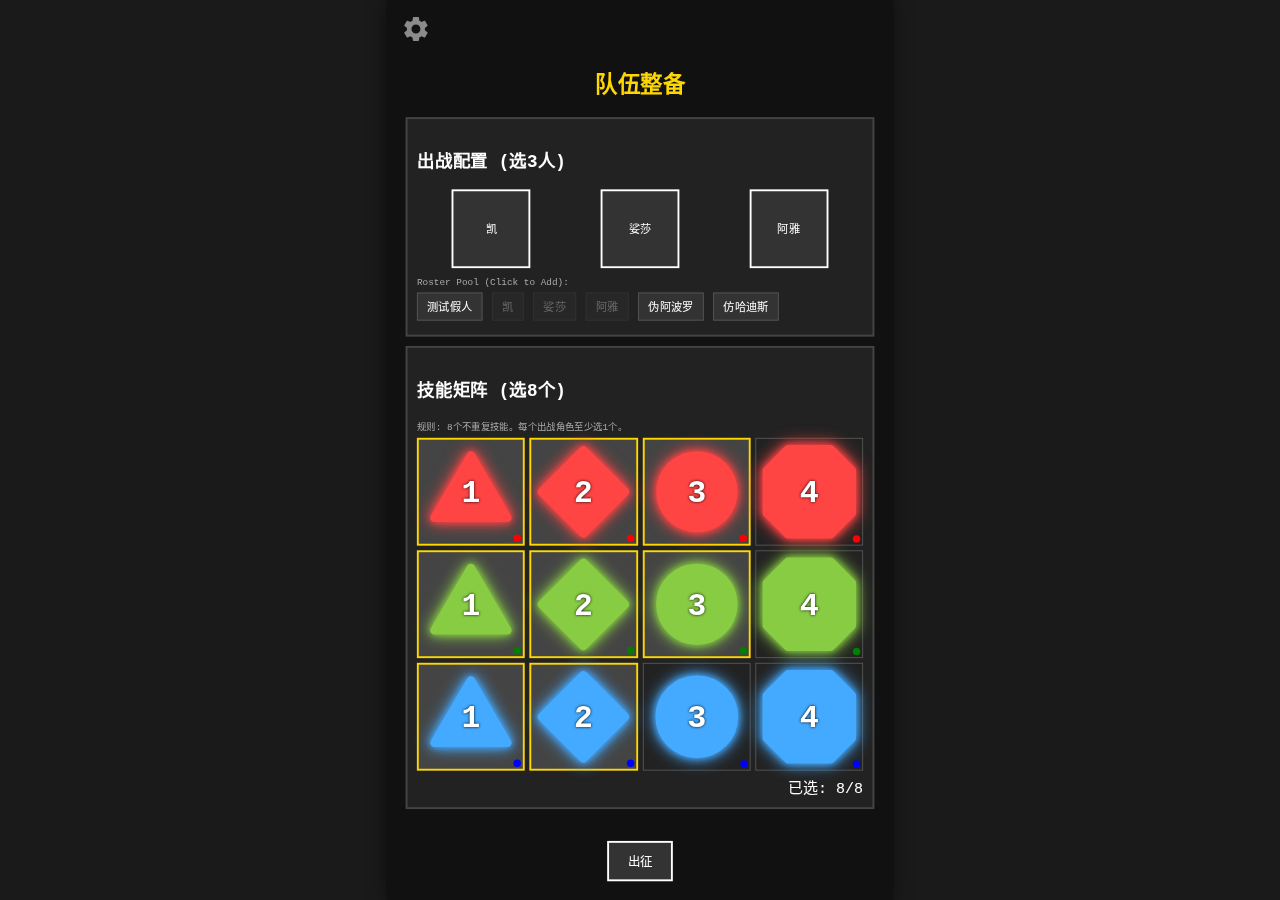
<file: index.html>
<!doctype html>
<html lang="zh-CN">
  <head>
    <meta charset="UTF-8" />
    <meta
      name="viewport"
      content="width=device-width, initial-scale=1.0, maximum-scale=1.0, user-scalable=no"
    />
    <title>Pixel Tactics Match-3</title>
    <style>
      /* --- CSS Reset & Layout --- */
      :root {
        --bg-color: #1a1a1a;
        --game-bg: #000000;
        --primary-text: #ffffff;
        --hp-green: #4ade80;
        --hp-red: #ef4444;
        --shield-blue: #60a5fa;
        --ui-border: #444;
      }

      body {
        margin: 0;
        padding: 0;
        width: 100vw;
        height: 100vh;
        background-color: var(--bg-color);
        display: flex;
        justify-content: center;
        align-items: center;
        overflow: hidden;
        font-family: "Courier New", Courier, monospace;
        user-select: none;
        -webkit-user-select: none;
      }

      #game-container {
        width: 540px;
        height: 960px;
        background-color: var(--game-bg);
        position: relative;
        box-shadow: 0 0 20px rgba(0, 0, 0, 0.5);
        image-rendering: pixelated;
        display: flex;
        flex-direction: column;
        overflow: hidden;
      }

      /* --- UI Layers --- */
      .scene {
        position: absolute;
        top: 0;
        left: 0;
        width: 100%;
        height: 100%;
        display: none;
        flex-direction: column;
        color: var(--primary-text);
      }

      .scene.active {
        display: flex;
      }

      /* --- Prep Scene Styles --- */
      #prep-scene,
      #level-select-scene {
        padding: 20px;
        box-sizing: border-box;
        background: #111;
        padding-top: 50px;
        overflow-y: auto;
      }

      #prep-scene::-webkit-scrollbar,
      #level-select-scene::-webkit-scrollbar {
        display: none;
      }
      #prep-scene,
      #level-select-scene {
        -ms-overflow-style: none;
        scrollbar-width: none;
      }

      .panel-box {
        border: 2px solid var(--ui-border);
        padding: 10px;
        margin-bottom: 10px;
        background: #222;
      }

      .char-select-row {
        display: flex;
        justify-content: space-around;
        margin-bottom: 10px;
      }

      .char-slot {
        width: 80px;
        height: 80px;
        border: 2px dashed #666;
        display: flex;
        align-items: center;
        justify-content: center;
        cursor: pointer;
        text-align: center;
        font-size: 12px;
        word-break: break-all;
        position: relative;
        transition: all 0.2s;
      }

      .char-slot.selected {
        border: 2px solid #fff;
        background: #333;
      }

      .char-slot.empty:hover {
        border-color: gold;
      }

      .remove-hint {
        position: absolute;
        top: 2px;
        right: 5px;
        color: #ff4444;
        font-weight: bold;
        display: none;
      }

      .char-slot.selected:hover .remove-hint {
        display: block;
      }

      .pool-item {
        padding: 5px 10px;
        background: #333;
        border: 1px solid #555;
        cursor: pointer;
        font-size: 12px;
        user-select: none;
        margin-bottom: 5px;
        margin-right: 5px;
      }

      .pool-item:hover {
        background: #444;
        border-color: #fff;
      }

      .pool-item.disabled {
        opacity: 0.3;
        cursor: default;
        pointer-events: none;
      }

      .action-pool-grid {
        display: grid;
        grid-template-columns: repeat(4, 1fr);
        gap: 5px;
      }

      .action-item {
        aspect-ratio: 1;
        border: 1px solid #555;
        display: flex;
        align-items: center;
        justify-content: center;
        font-size: 20px;
        cursor: pointer;
        position: relative;
      }

      .action-item.selected {
        border: 2px solid gold;
        background: #444;
      }

      .owner-dot {
        width: 8px;
        height: 8px;
        position: absolute;
        bottom: 2px;
        right: 2px;
        border-radius: 50%;
      }

      button.pixel-btn {
        background: #333;
        border: 2px solid #fff;
        color: #fff;
        padding: 10px 20px;
        font-family: inherit;
        cursor: pointer;
        margin-top: auto;
        align-self: center;
      }

      button.pixel-btn:disabled {
        border-color: #555;
        color: #555;
        cursor: not-allowed;
      }

      /* --- Settings --- */
      #settings-btn {
        position: absolute;
        top: 15px;
        left: 15px;
        width: 32px;
        height: 32px;
        z-index: 1000;
        cursor: pointer;
        opacity: 0.8;
        transition: opacity 0.2s;
      }

      #settings-btn:hover {
        opacity: 1;
      }

      #gear-icon {
        width: 100%;
        height: 100%;
        fill: #aaa;
        transition: fill 0.2s;
        transform-origin: center; /* Fix for wobbly rotation */
      }

      #settings-btn:hover #gear-icon {
        animation: spinCCW 2s linear infinite;
        fill: #fff;
      }

      @keyframes spinCCW {
        from {
          transform: rotate(0deg);
        }
        to {
          transform: rotate(-360deg);
        }
      }

      #settings-modal {
        position: absolute;
        top: 0;
        left: 0;
        width: 100%;
        height: 100%;
        background: rgba(0, 0, 0, 0.85);
        z-index: 2000;
        display: none;
        flex-direction: column;
        justify-content: center;
        align-items: center;
        color: #fff;
      }

      #settings-modal.active {
        display: flex;
      }

      .modal-content {
        background: #222;
        border: 2px solid #fff;
        padding: 20px;
        width: 80%;
        max-width: 300px;
        text-align: center;
        box-shadow: 0 0 20px #000;
      }

      .modal-row {
        margin: 15px 0;
        display: flex;
        justify-content: space-between;
        align-items: center;
      }

      .modal-btn {
        background: #444;
        border: 1px solid #888;
        color: #fff;
        padding: 8px 15px;
        cursor: pointer;
        margin-top: 5px;
        width: 100%;
      }

      .modal-btn:hover {
        background: #555;
        border-color: #fff;
      }
      .modal-btn.danger {
        border-color: #f44;
        color: #f88;
      }
      .modal-btn.danger:hover {
        background: #400;
        color: #f44;
      }

      input[type="range"] {
        width: 100px;
      }

      /* --- Battle Scene --- */
      #battlefield {
        flex: 0 0 40%;
        position: relative;
        background-color: #110d14;
        background-image:
          radial-gradient(circle at 50% 10%, #2a2030 0%, transparent 70%),
          repeating-linear-gradient(
            45deg,
            #15101a 0,
            #15101a 10px,
            #110d14 10px,
            #110d14 20px
          );
        border-bottom: 2px solid #333;
        overflow: hidden;
      }

      /* Sprite Container Positions - ID Specificity Wins */
      #p-pos-1 {
        bottom: 30px;
        left: 30px;
        z-index: 30;
      }
      #p-pos-2 {
        bottom: 110px;
        left: 100px;
        z-index: 20;
      }
      #p-pos-3 {
        bottom: 200px;
        left: 170px;
        z-index: 10;
      }

      #e-pos-1 {
        bottom: 30px;
        right: 30px;
        z-index: 30;
      }
      #e-pos-2 {
        bottom: 110px;
        right: 100px;
        z-index: 20;
      }
      #e-pos-3 {
        bottom: 200px;
        right: 170px;
        z-index: 10;
      }

      .sprite-container {
        position: absolute;
        width: 48px;
        height: 96px;
        display: flex;
        align-items: flex-end;
        justify-content: center;
        transform-origin: bottom center;
        transition: all 0.5s cubic-bezier(0.25, 0.8, 0.25, 1);
      }

      /* Flip Enemies */
      #e-pos-1 .sprite,
      #e-pos-2 .sprite,
      #e-pos-3 .sprite {
        transform: scaleX(-1);
      }

      .sprite {
        width: 100%;
        height: 100%;
        image-rendering: pixelated;
        background-size: contain;
        background-repeat: no-repeat;
        position: relative;
        animation: idle 2s infinite ease-in-out;
      }

      /* HUD Styles */
      .char-hud {
        position: absolute;
        bottom: 105px;
        left: 50%;
        transform: translateX(-50%);
        width: 100px;
        display: flex;
        flex-direction: column;
        align-items: flex-start;
        background: transparent;
        z-index: 100;
        pointer-events: none;
      }

      .hud-header {
        display: flex;
        align-items: center;
        justify-content: flex-start;
        gap: 2px;
        background: rgba(0, 0, 0, 0.6);
        border-radius: 2px 2px 0 0;
        padding: 1px 2px;
        width: 100%;
        border: 1px solid #444;
        border-bottom: none;
        box-sizing: border-box;
      }

      .char-name {
        font-size: 8px;
        font-weight: bold;
        color: #fff;
        text-shadow: 1px 1px 0 #000;
        white-space: nowrap;
        overflow: hidden;
        text-overflow: ellipsis;
      }

      .char-slot-id {
        font-size: 8px;
        color: gold;
        font-weight: bold;
        margin-right: 2px;
      }

      .char-hud.active-turn .hud-header {
        border-color: gold;
        box-shadow: 0 0 5px gold;
      }

      .char-hud.low-hp .hud-header,
      .char-hud.low-hp .hp-bar-container {
        border-color: var(--hp-red);
        animation: breathe 1s infinite;
      }

      .char-hud.fainted {
        display: none;
      }

      @keyframes breathe {
        0% {
          box-shadow: 0 0 2px var(--hp-red);
        }
        50% {
          box-shadow: 0 0 10px var(--hp-red);
        }
        100% {
          box-shadow: 0 0 2px var(--hp-red);
        }
      }

      .hp-bar-container {
        width: 100%;
        height: 10px;
        background: rgba(0, 0, 0, 0.5);
        position: relative;
        border-radius: 0 0 2px 2px;
        border: 1px solid #444;
        overflow: visible;
        box-sizing: border-box;
      }

      .hp-bar-fill {
        height: 100%;
        width: 100%;
        transition:
          width 0.3s,
          background-color 0.3s;
      }

      .shield-bar-overlay {
        position: absolute;
        top: 0;
        left: 0;
        height: 100%;
        background: var(--shield-blue);
        opacity: 0.6;
        width: 0%;
        transition: width 0.3s;
      }

      .hp-text {
        position: absolute;
        top: 50%;
        left: 50%;
        transform: translate(-50%, -50%);
        font-size: 8px;
        font-weight: bold;
        color: #222;
        text-shadow:
          0 0 2px #fff,
          0 0 1px #fff;
        white-space: nowrap;
        z-index: 5;
        line-height: 10px;
      }

      .break-gauge {
        position: absolute;
        right: 102%;
        top: 50%;
        transform: translateY(-50%);
        display: flex;
        flex-direction: row-reverse;
        flex-wrap: wrap-reverse;
        gap: 1px;
        justify-content: flex-start;
        width: 100px;
        pointer-events: none;
      }

      .break-icon {
        width: 10px;
        height: 10px;
        color: #fff;
        font-size: 7px;
        display: flex;
        align-items: center;
        justify-content: center;
        position: relative;
        flex-shrink: 0;
      }

      .break-icon svg {
        position: absolute;
        top: 0;
        left: 0;
        width: 100%;
        height: 100%;
        z-index: 0;
      }

      .break-count {
        position: relative;
        z-index: 1;
        font-weight: bold;
        color: #fff;
        text-shadow: 1px 1px 0 #000;
        line-height: 10px;
      }

      /* --- Timeline --- */
      #timeline-container {
        position: absolute;
        top: 15px;
        left: 50%;
        transform: translateX(-50%);
        width: auto;
        min-width: 250px;
        max-width: 90%;
        height: 40px;
        background: rgba(0, 0, 0, 0.8);
        border: 2px solid #555;
        border-radius: 20px;
        z-index: 50;
        display: flex;
        align-items: center;
        padding: 0 10px;
        overflow: hidden;
      }

      .timeline-label {
        font-size: 10px;
        color: #aaa;
        margin-right: 5px;
        white-space: nowrap;
      }
      .timeline-queue {
        display: flex;
        align-items: center;
        gap: 5px;
        flex-grow: 1;
      }

      .order-icon {
        width: 24px;
        height: 24px;
        border: 1px solid #fff;
        border-radius: 50%;
        background: #222;
        color: #fff;
        font-size: 10px;
        display: flex;
        align-items: center;
        justify-content: center;
        position: relative;
        flex-shrink: 0;
      }

      .order-icon.current {
        width: 32px;
        height: 32px;
        border: 2px solid gold;
        font-weight: bold;
        box-shadow: 0 0 10px gold;
        font-size: 14px;
        z-index: 10;
      }

      .order-badge {
        position: absolute;
        bottom: -2px;
        right: -2px;
        font-size: 8px;
        background: #000;
        border-radius: 50%;
        width: 10px;
        height: 10px;
        text-align: center;
        line-height: 10px;
        color: #888;
      }

      /* --- Animations --- */
      @keyframes scaleOut {
        0% {
          transform: scale(1);
          opacity: 1;
          margin-left: 0;
        }
        100% {
          transform: scale(0);
          opacity: 0;
          margin-left: -30px;
        }
      }
      @keyframes scaleIn {
        0% {
          transform: scale(0);
          opacity: 0;
        }
        100% {
          transform: scale(1);
          opacity: 1;
        }
      }
      .order-icon.exit {
        animation: scaleOut 0.5s forwards;
      }
      .order-icon.enter {
        animation: scaleIn 0.5s forwards;
      }

      @keyframes popOut {
        0% {
          transform: scale(1);
          opacity: 1;
          filter: brightness(1);
        }
        50% {
          transform: scale(1.3);
          opacity: 0.8;
          filter: brightness(2);
        }
        100% {
          transform: scale(0);
          opacity: 0;
        }
      }
      .tile.eliminating {
        animation: popOut 0.3s forwards;
        z-index: 50;
        pointer-events: none;
      }

      @keyframes dropDown {
        from {
          transform: translateY(calc(var(--drop-dist) * -102%));
        }
        to {
          transform: translateY(0);
        }
      }
      .tile.falling {
        animation: dropDown 0.4s cubic-bezier(0.25, 0.8, 0.25, 1);
        z-index: 5;
      }

      @keyframes idle {
        0%,
        100% {
          transform: translateY(0) scaleX(var(--flip, 1));
        }
        50% {
          transform: translateY(-3px) scaleX(var(--flip, 1));
        }
      }
      #e-pos-1 .sprite,
      #e-pos-2 .sprite,
      #e-pos-3 .sprite {
        --flip: -1;
      }
      #p-pos-1 .sprite,
      #p-pos-2 .sprite,
      #p-pos-3 .sprite {
        --flip: 1;
      }

      @keyframes attack-player {
        0% {
          transform: translateX(0) scaleX(1);
        }
        20% {
          transform: translateX(-5px) scaleX(1);
        }
        40% {
          transform: translateX(40px) scale(1.1) scaleX(1);
        }
        100% {
          transform: translateX(0) scaleX(1);
        }
      }
      @keyframes attack-enemy {
        0% {
          transform: translateX(0) scaleX(-1);
        }
        20% {
          transform: translateX(-5px) scaleX(-1);
        }
        40% {
          transform: translateX(40px) scale(1.1) scaleX(-1);
        }
        100% {
          transform: translateX(0) scaleX(-1);
        }
      }
      .anim-attack-player {
        animation: attack-player 0.4s ease-in-out !important;
      }
      .anim-attack-enemy {
        animation: attack-enemy 0.4s ease-in-out !important;
      }

      @keyframes hit-player {
        0% {
          transform: translateX(0) scaleX(1);
          filter: none;
        }
        10% {
          transform: translateX(-15px) scaleX(1);
          filter: sepia(1) hue-rotate(-50deg) saturate(5) brightness(1.2);
        }
        40% {
          transform: translateX(-15px) scaleX(1);
          filter: sepia(1) hue-rotate(-50deg) saturate(5) brightness(1.2);
        }
        100% {
          transform: translateX(0) scaleX(1);
          filter: none;
        }
      }
      @keyframes hit-enemy {
        0% {
          transform: translateX(0) scaleX(-1);
          filter: none;
        }
        10% {
          transform: translateX(15px) scaleX(-1);
          filter: sepia(1) hue-rotate(-50deg) saturate(5) brightness(1.2);
        }
        40% {
          transform: translateX(15px) scaleX(-1);
          filter: sepia(1) hue-rotate(-50deg) saturate(5) brightness(1.2);
        }
        100% {
          transform: translateX(0) scaleX(-1);
          filter: none;
        }
      }
      .anim-hit-player {
        animation: hit-player 0.4s ease-out !important;
      }
      .anim-hit-enemy {
        animation: hit-enemy 0.4s ease-out !important;
      }

      @keyframes death {
        0% {
          opacity: 1;
          transform: translateY(0) scaleX(var(--flip, 1));
          filter: grayscale(0);
        }
        100% {
          opacity: 0;
          transform: translateY(20px) scaleX(var(--flip, 1));
          filter: grayscale(1);
        }
      }
      .anim-death {
        animation: death 1s forwards !important;
      }

      @keyframes shake-screen {
        0% {
          transform: translate(0, 0);
        }
        20% {
          transform: translate(-8px, 8px);
        }
        40% {
          transform: translate(8px, -8px);
        }
        60% {
          transform: translate(-5px, 5px);
        }
        80% {
          transform: translate(5px, -5px);
        }
        100% {
          transform: translate(0, 0);
        }
      }
      .camera-shake {
        animation: shake-screen 0.4s cubic-bezier(0.36, 0.07, 0.19, 0.97) both;
      }

      @keyframes floatUp {
        0% {
          transform: translateY(0);
          opacity: 1;
        }
        100% {
          transform: translateY(-50px);
          opacity: 0;
        }
      }
      .pop-text {
        position: absolute;
        color: #fff;
        font-weight: bold;
        font-size: 24px;
        text-shadow: 2px 2px 0 #000;
        pointer-events: none;
        animation: floatUp 1s forwards;
        z-index: 100;
      }

      /* Board */
      #board-area {
        flex: 1;
        background: #000;
        position: relative;
        display: flex;
        justify-content: center;
        align-items: flex-end;
        padding-bottom: 20px;
      }

      #grid-canvas {
        display: grid;
        grid-template-columns: repeat(10, 1fr);
        grid-template-rows: repeat(10, 1fr);
        width: 95%;
        aspect-ratio: 1;
        gap: 2px;
        background: #111;
        border: 2px solid #333;
      }

      .tile {
        width: 100%;
        height: 100%;
        position: relative;
        cursor: pointer;
        transition:
          transform 0.2s,
          opacity 0.2s;
        display: flex;
        align-items: center;
        justify-content: center;
      }

      .tile.dimmed {
        opacity: 0.3;
        filter: grayscale(0.5);
      }
      .tile.highlighted {
        opacity: 1;
        z-index: 10;
      }
      .tile.selected-swap {
        transform: scale(1.1);
        filter: brightness(1.5);
        z-index: 20;
      }
      .tile.buff-glow svg {
        filter: drop-shadow(0 0 5px #fff);
      }

      #action-hint {
        position: absolute;
        bottom: 5px;
        width: 100%;
        text-align: center;
        font-size: 12px;
        color: #888;
      }
      #toast {
        position: absolute;
        top: 50%;
        left: 50%;
        transform: translate(-50%, -50%);
        background: rgba(0, 0, 0, 0.8);
        border: 1px solid #fff;
        padding: 20px;
        display: none;
        z-index: 3000;
        text-align: center;
      }
    </style>
  </head>
  <body>
    <div id="game-container">
      <div id="settings-btn" title="Settings">
        <!-- FIXED: Standard Gear Icon Path -->
        <svg
          id="gear-icon"
          viewBox="0 0 24 24"
          xmlns="http://www.w3.org/2000/svg"
        >
          <path
            d="M19.14,12.94c0.04-0.3,0.06-0.61,0.06-0.94c0-0.32-0.02-0.64-0.07-0.94l2.03-1.58c0.18-0.14,0.23-0.41,0.12-0.61 l-1.92-3.32c-0.12-0.22-0.37-0.29-0.59-0.22l-2.39,0.96c-0.5-0.38-1.03-0.7-1.62-0.94L14.4,2.81c-0.04-0.24-0.24-0.41-0.48-0.41 h-3.84c-0.24,0-0.43,0.17-0.47,0.41L9.25,5.35C8.66,5.59,8.12,5.92,7.63,6.29L5.24,5.33c-0.22-0.08-0.47,0-0.59,0.22L2.74,8.87 C2.62,9.08,2.66,9.34,2.86,9.48l2.03,1.58C4.84,11.36,4.8,11.69,4.8,12s0.02,0.64,0.07,0.94l-2.03,1.58 c-0.18,0.14-0.23,0.41-0.12,0.61l1.92,3.32c0.12,0.22,0.37,0.29,0.59,0.22l2.39-0.96c0.5,0.38,1.03,0.7,1.62,0.94l0.36,2.54 c0.05,0.24,0.24,0.41,0.48,0.41h3.84c0.24,0,0.44-0.17,0.47-0.41l0.36-2.54c0.59-0.24,1.13-0.56,1.62-0.94l2.39,0.96 c0.22,0.08,0.47,0,0.59-0.22l1.92-3.32c0.12-0.22,0.07-0.47-0.12-0.61L19.14,12.94z M12,15.6c-1.98,0-3.6-1.62-3.6-3.6 s1.62-3.6,3.6-3.6s3.6,1.62,3.6,3.6S13.98,15.6,12,15.6z"
          />
        </svg>
      </div>

      <div id="settings-modal">
        <div class="modal-content">
          <h3 data-i18n="settings_title">SETTINGS</h3>
          <div class="modal-row">
            <span data-i18n="volume">Volume</span>
            <input type="range" id="vol-slider" min="0" max="100" value="50" />
          </div>
          <div class="modal-row">
            <span data-i18n="language">Language</span>
            <button id="lang-switch-btn" class="modal-btn" style="width: auto">
              🇺🇸 / 🇨🇳
            </button>
          </div>
          <hr style="border-color: #444; width: 100%; margin: 10px 0" />
          <div id="battle-controls" style="display: none; width: 100%">
            <div
              style="font-size: 12px; color: #aaa; margin-bottom: 5px"
              data-i18n="game_paused"
            >
              GAME PAUSED
            </div>
            <button
              id="btn-surrender"
              class="modal-btn danger"
              data-i18n="btn_surrender"
            >
              SURRENDER
            </button>
          </div>
          <button id="btn-resume" class="modal-btn" data-i18n="btn_resume">
            RESUME
          </button>
        </div>
      </div>

      <div id="prep-scene" class="scene active">
        <h2 style="text-align: center; color: gold" data-i18n="prep_title">
          TEAM PREPARATION
        </h2>
        <div class="panel-box">
          <h3 data-i18n="deploy_unit">Deploy Unit (Pick 3)</h3>
          <div id="team-slots" class="char-select-row"></div>
          <div style="font-size: 10px; color: #aaa; margin-bottom: 5px">
            Roster Pool (Click to Add):
          </div>
          <div
            id="roster-pool"
            style="display: flex; flex-wrap: wrap; gap: 5px"
          ></div>
        </div>
        <div class="panel-box">
          <h3 data-i18n="action_matrix">Action Matrix (Select 8)</h3>
          <div
            style="font-size: 10px; color: #aaa; margin-bottom: 5px"
            data-i18n="rule_hint"
          >
            Rule: 8 Unique actions. Must include >=1 from each deployed unit.
          </div>
          <div id="action-deck-ui" class="action-pool-grid"></div>
          <div style="margin-top: 5px; text-align: right">
            <span data-i18n="selected">Selected:</span>
            <span id="deck-count">0</span>/8
          </div>
        </div>
        <button
          id="btn-to-level"
          class="pixel-btn"
          disabled
          data-i18n="btn_to_level"
        >
          TO LEVEL SELECT
        </button>
      </div>

      <div id="level-select-scene" class="scene">
        <h2
          style="text-align: center; color: gold"
          data-i18n="title_level_select"
        >
          SELECT LEVEL
        </h2>
        <div class="panel-box">
          <h3 data-i18n="target_level">Target Level</h3>
          <select
            id="level-select"
            style="width: 100%; padding: 5px; background: #333; color: #fff"
          >
            <option value="boss_doll" data-i18n="level_boss_1">
              Target: Boss Doll (Lv.1)
            </option>
            <option value="boss_doll_hard" data-i18n="level_boss_5">
              Target: Boss Doll (Lv.5)
            </option>
          </select>
        </div>
        <div
          style="
            display: flex;
            gap: 10px;
            justify-content: center;
            margin-top: auto;
            margin-bottom: 50px;
          "
        >
          <button
            id="btn-back-prep"
            class="pixel-btn"
            data-i18n="btn_back_prep"
          >
            BACK TO PREP
          </button>
          <button
            id="btn-start-battle"
            class="pixel-btn"
            data-i18n="btn_engage"
          >
            ENGAGE
          </button>
        </div>
      </div>

      <div id="battle-scene" class="scene">
        <div id="battlefield">
          <div id="sprite-layer">
            <div id="p-pos-1" class="sprite-container"></div>
            <div id="p-pos-2" class="sprite-container"></div>
            <div id="p-pos-3" class="sprite-container"></div>
            <div id="e-pos-1" class="sprite-container"></div>
            <div id="e-pos-2" class="sprite-container"></div>
            <div id="e-pos-3" class="sprite-container"></div>
          </div>
          <div id="timeline-container">
            <div class="timeline-label">NEXT:</div>
            <div class="timeline-queue"></div>
          </div>
        </div>
        <div id="board-area">
          <div id="grid-canvas"></div>
        </div>
        <div id="action-hint" data-i18n="hint_action">
          Double Click: Single | Match 3: Triple Skill
        </div>
      </div>
      <div id="toast"></div>
    </div>

    <script>
      const CONFIG = {
        SCREEN_WIDTH: 540,
        SCREEN_HEIGHT: 960,
        GRID_SIZE: 10,
        STORAGE_KEY: "pixel_tactics_save_v1",
        MAX_SPEED: 100,
        MIN_SPEED: 1,
        BASE_AP_GOAL: 1000,
        LANGUAGE: "zh",
        ELEMENTS: {
          FIRE: "fire",
          WATER: "water",
          LEAF: "leaf",
          LIGHT: "light",
          DARK: "dark",
          NONE: "none",
        },
        COLORS: {
          fire: "#ff4444",
          water: "#44aaff",
          leaf: "#88cc44",
          light: "#ffee66",
          dark: "#aa44cc",
          none: "#cccccc",
        },
        POSITIONS: {
          PLAYER: {
            ACTIVE: { left: "160px", bottom: "100px", zIndex: 50 },
          },
          ENEMY: {
            ACTIVE: { right: "160px", bottom: "100px", zIndex: 50 },
          },
        },
      };

      const I18N_TEXT = {
        en: {
          prep_title: "TEAM PREPARATION",
          deploy_unit: "Deploy Unit (Pick 3)",
          target_level: "Target Level",
          level_boss_1: "Target: Boss Doll (Lv.1)",
          level_boss_5: "Target: Boss Doll (Lv.5)",
          action_matrix: "Action Matrix (Select 8)",
          rule_hint:
            "Rule: 8 Unique actions. Must include >=1 from each deployed unit.",
          selected: "Selected:",
          btn_save: "SAVE & ENGAGE",
          turn: "Turn",
          hint_action: "Double Click: Single | Match 3: Triple Skill",
          defeat: "DEFEAT",
          victory: "VICTORY",
          refresh_board: "Refreshing Board...",
          attack: "Attack!",
          block: "BLOCK",
          revive: "Revive",
          fainted: "fainted!",
          revived: "revived!",
          break_trigger: "BREAK!",
          uses_action: "uses Action",
          acting: "is acting...",
          click_add: "Click to Add",
          click_remove: "Click to Remove",
          settings_title: "SETTINGS",
          volume: "Volume",
          language: "Language",
          btn_resume: "RESUME",
          btn_surrender: "SURRENDER",
          game_paused: "GAME PAUSED",
          btn_to_level: "TO LEVEL SELECT",
          btn_back_prep: "BACK TO PREP",
          btn_engage: "ENGAGE",
          title_level_select: "SELECT LEVEL",
        },
        zh: {
          prep_title: "队伍整备",
          deploy_unit: "出战配置 (选3人)",
          target_level: "目标关卡",
          level_boss_1: "目标: 测试人偶 (Lv.1)",
          level_boss_5: "目标: 测试人偶 (Lv.5)",
          action_matrix: "技能矩阵 (选8个)",
          rule_hint: "规则: 8个不重复技能。每个出战角色至少选1个。",
          selected: "已选:",
          btn_save: "保存配置并战斗",
          turn: "回合",
          hint_action: "双击: 单消技能 | 三消: 强化技能",
          defeat: "挑战失败",
          victory: "挑战胜利",
          refresh_board: "重置棋盘...",
          attack: "攻击!",
          block: "格挡",
          revive: "苏醒",
          fainted: "陷入昏迷!",
          revived: "苏醒了!",
          break_trigger: "击破!",
          uses_action: "使用了",
          acting: "正在行动...",
          click_add: "点击添加",
          click_remove: "点击移除",
          settings_title: "设置",
          volume: "音量",
          language: "语言",
          btn_resume: "继续游戏",
          btn_surrender: "放弃战斗",
          game_paused: "游戏暂停",
          btn_to_level: "出征",
          btn_back_prep: "重新整备",
          btn_engage: "开始战斗",
          title_level_select: "关卡选择",
        },
      };

      const CHAR_DATABASE = {
        dummy: {
          name: { en: "Test Dummy", zh: "测试假人" },
          hp: 10,
          atk: 0,
          def: 0,
          spd: 10,
          element: "fire",
          breaks: { none: { count: 99, dmg: 1 } },
          actions: {
            1: {
              name: { en: "Strike", zh: "打击" },
              type: "fire",
              desc: { en: "Basic Attack", zh: "基础攻击" },
            },
            2: {
              name: { en: "Defend", zh: "防御" },
              type: "fire",
              desc: { en: "Basic Def", zh: "基础防御" },
            },
            3: {
              name: { en: "Charge", zh: "充能" },
              type: "fire",
              desc: { en: "Charge", zh: "充能" },
            },
            4: {
              name: { en: "Burst", zh: "爆发" },
              type: "fire",
              desc: { en: "Burst", zh: "爆发" },
            },
          },
        },
        kai: {
          name: { en: "Kai", zh: "凯" },
          hp: 50,
          atk: 12,
          def: 5,
          spd: 15,
          element: "fire",
          breaks: { water: { count: 10, dmg: 15 } },
          actions: {
            1: {
              name: { en: "Zhan", zh: "斩" },
              type: "none",
              desc: { en: "1: 1 Dmg | 3: AoE Dmg", zh: "单:1伤 | 三:全体" },
            },
            2: {
              name: { en: "Yu", zh: "御" },
              type: "none",
              desc: { en: "1: Shield | 3: Shield+", zh: "单:护盾 | 三:强盾" },
            },
            3: {
              name: { en: "Zheng", zh: "征" },
              type: "fire",
              desc: { en: "Buff Stance", zh: "态势切换" },
            },
            4: {
              name: { en: "Ba", zh: "霸" },
              type: "fire",
              desc: { en: "Burst Damage", zh: "爆发伤害" },
            },
          },
        },
        sosa: {
          name: { en: "Sosa", zh: "娑莎" },
          hp: 45,
          atk: 10,
          def: 4,
          spd: 15,
          element: "leaf",
          breaks: { fire: { count: 10, dmg: 15 } },
          actions: {
            1: {
              name: { en: "MoonSong", zh: "月夜吟" },
              type: "leaf",
              desc: { en: "Gain Melody", zh: "获得夜律" },
            },
            2: {
              name: { en: "VineHurt", zh: "花蔓殇" },
              type: "leaf",
              desc: { en: "True Dmg", zh: "真实伤害" },
            },
            3: {
              name: { en: "LakeScent", zh: "湖中涟" },
              type: "leaf",
              desc: { en: "Shield Friend", zh: "友方护盾" },
            },
            4: {
              name: { en: "BirdRage", zh: "青鸟怒" },
              type: "none",
              desc: { en: "Multi-Hit", zh: "多段攻击" },
            },
          },
        },
        aya: {
          name: { en: "Aya", zh: "阿雅" },
          hp: 40,
          atk: 14,
          def: 3,
          spd: 15,
          element: "water",
          breaks: { leaf: { count: 10, dmg: 15 } },
          actions: {
            1: {
              name: { en: "WaterBlade", zh: "水刃" },
              type: "water",
              desc: { en: "Mode Switch/Dmg", zh: "切换/伤害" },
            },
            2: {
              name: { en: "MeteorArrow", zh: "流星矢" },
              type: "water",
              desc: { en: "Mode Switch/Snipe", zh: "切换/狙击" },
            },
            3: {
              name: { en: "RainSeason", zh: "寒雨季" },
              type: "water",
              desc: { en: "Debuff Cold", zh: "施加寒雨" },
            },
            4: {
              name: { en: "IceHunter", zh: "猎人" },
              type: "water",
              desc: { en: "Shield Breaker", zh: "破盾" },
            },
          },
        },
        apollo_fake: {
          name: { en: "Apollo (Fake)", zh: "伪阿波罗" },
          hp: 60,
          atk: 10,
          def: 6,
          spd: 10,
          element: "light",
          breaks: { dark: { count: 15, dmg: 20 } },
          actions: {
            1: {
              name: { en: "FirstLight", zh: "初芒" },
              type: "light",
              desc: { en: "Light Dmg", zh: "光伤" },
            },
            2: {
              name: { en: "FlashEdge", zh: "闪锋" },
              type: "light",
              desc: { en: "Buff Flash", zh: "闪锋" },
            },
            3: {
              name: { en: "BatheLight", zh: "沐光" },
              type: "light",
              desc: { en: "Team Shield", zh: "群体护盾" },
            },
            4: {
              name: { en: "BlazingSun", zh: "烈阳" },
              type: "light",
              desc: { en: "Random Dmg", zh: "随机伤害" },
            },
          },
        },
        hades_fake: {
          name: { en: "Hades (Fake)", zh: "仿哈迪斯" },
          hp: 60,
          atk: 11,
          def: 5,
          spd: 10,
          element: "dark",
          breaks: { light: { count: 15, dmg: 20 } },
          actions: {
            1: {
              name: { en: "GodWord", zh: "言" },
              type: "dark",
              desc: { en: "Dark Dmg", zh: "暗伤" },
            },
            2: {
              name: { en: "Silence", zh: "噤" },
              type: "dark",
              desc: { en: "Silence", zh: "沉默" },
            },
            3: {
              name: { en: "Fear", zh: "怖" },
              type: "none",
              desc: { en: "None Dmg", zh: "无伤" },
            },
            4: {
              name: { en: "Severe", zh: "厉" },
              type: "dark",
              desc: { en: "Execute Dmg", zh: "处决" },
            },
          },
        },
      };
      const ENEMY_DATABASE = {
        boss_doll: {
          name: { en: "Boss Doll", zh: "Boss人偶" },
          hp: 100,
          atk: 15,
          def: 5,
          spd: 10,
          element: "dark",
          breaks: {
            light: { count: 10, dmg: 20 },
            fire: { count: 20, dmg: 20 },
          },
        },
        minion_doll: {
          name: { en: "Minion", zh: "杂兵" },
          hp: 20,
          atk: 8,
          def: 2,
          spd: 10,
          element: "dark",
          breaks: { light: { count: 5, dmg: 10 } },
        },
        boss_doll_hard: {
          name: { en: "Boss Doll (Hard)", zh: "Boss人偶 (Hard)" },
          hp: 200,
          atk: 20,
          def: 8,
          spd: 12,
          element: "dark",
          breaks: {
            light: { count: 15, dmg: 30 },
            fire: { count: 30, dmg: 30 },
          },
        },
      };

      class SoundManager {
        static ctx = null;
        static volume = 0.5;
        static bgmInterval = null;
        static init() {
          if (!this.ctx) {
            this.ctx = new (window.AudioContext || window.webkitAudioContext)();
          }
        }
        static setVolume(val) {
          this.volume = val;
        }
        static playTone(freq, type, duration, volMod = 1) {
          if (!this.ctx || this.volume <= 0) return;
          const osc = this.ctx.createOscillator();
          const gain = this.ctx.createGain();
          osc.type = type;
          osc.frequency.setValueAtTime(freq, this.ctx.currentTime);
          gain.gain.setValueAtTime(this.volume * volMod, this.ctx.currentTime);
          gain.gain.exponentialRampToValueAtTime(
            0.01,
            this.ctx.currentTime + duration,
          );
          osc.connect(gain);
          gain.connect(this.ctx.destination);
          osc.start();
          osc.stop(this.ctx.currentTime + duration);
        }
        static playNoise(duration, volMod = 1) {
          if (!this.ctx || this.volume <= 0) return;
          const bufferSize = this.ctx.sampleRate * duration;
          const buffer = this.ctx.createBuffer(
            1,
            bufferSize,
            this.ctx.sampleRate,
          );
          const data = buffer.getChannelData(0);
          for (let i = 0; i < bufferSize; i++) data[i] = Math.random() * 2 - 1;
          const noise = this.ctx.createBufferSource();
          noise.buffer = buffer;
          const gain = this.ctx.createGain();
          gain.gain.setValueAtTime(this.volume * volMod, this.ctx.currentTime);
          gain.gain.exponentialRampToValueAtTime(
            0.01,
            this.ctx.currentTime + duration,
          );
          noise.connect(gain);
          gain.connect(this.ctx.destination);
          noise.start();
        }
        static startBGM() {
          if (!this.ctx) this.init();
          if (this.bgmInterval) return;
          this.playBGMLoop();
        }
        static stopBGM() {
          if (this.bgmInterval) {
            clearInterval(this.bgmInterval);
            this.bgmInterval = null;
          }
        }
        static playBGMLoop() {
          if (!this.ctx) return;
          const playNote = (time, freq) => {
            if (!this.ctx) return;
            const osc = this.ctx.createOscillator();
            const gain = this.ctx.createGain();
            osc.type = "sawtooth";
            osc.frequency.value = freq;
            gain.gain.value = this.volume * 0.15;
            gain.gain.exponentialRampToValueAtTime(0.01, time + 0.2);
            osc.connect(gain);
            gain.connect(this.ctx.destination);
            osc.start(time);
            osc.stop(time + 0.2);
          };
          const pattern = [
            146.83, 0, 146.83, 174.61, 220.0, 174.61, 146.83, 110.0,
          ];
          let idx = 0;
          this.bgmInterval = setInterval(() => {
            if (this.volume <= 0) return;
            const freq = pattern[idx % pattern.length];
            if (freq > 0) playNote(this.ctx.currentTime, freq);
            idx++;
          }, 200);
        }
        static playClick() {
          this.playTone(800, "square", 0.05, 0.3);
        }
        static playSwap() {
          this.playTone(300, "triangle", 0.1, 0.5);
        }
        static playMatch() {
          this.playTone(600, "sine", 0.1, 0.6);
          setTimeout(() => this.playTone(900, "sine", 0.2, 0.6), 100);
        }
        static playAttack() {
          this.playNoise(0.2, 0.8);
        }
        static playWin() {
          this.playTone(440, "square", 0.2);
          setTimeout(() => this.playTone(554, "square", 0.2), 200);
          setTimeout(() => this.playTone(659, "square", 0.4), 400);
        }
        static playDefeat() {
          this.playTone(200, "sawtooth", 0.3);
          setTimeout(() => this.playTone(150, "sawtooth", 0.5), 300);
        }
      }

      class Utils {
        static uuid() {
          return Math.random().toString(36).substr(2, 9);
        }
        static getText(keyOrObj) {
          if (typeof keyOrObj === "string")
            return I18N_TEXT[CONFIG.LANGUAGE][keyOrObj] || keyOrObj;
          else if (typeof keyOrObj === "object" && keyOrObj !== null)
            return keyOrObj[CONFIG.LANGUAGE] || keyOrObj["en"] || "?";
          return keyOrObj;
        }
        static getTileSVG(type, element, isHighlighted) {
          const color = CONFIG.COLORS[element] || "#fff";
          const opacity = isHighlighted ? 1.0 : 0.6;
          const strokeColor = color;
          const strokeWidth = 8;
          const glowFilter = `drop-shadow(0 0 4px ${color}) drop-shadow(0 0 8px ${color})`;
          let shape = "";
          switch (parseInt(type)) {
            case 1:
              shape = `<path d="M50 15 L85 75 L15 75 Z" fill="${color}" stroke="${strokeColor}" stroke-width="${strokeWidth}" stroke-linejoin="round"/>`;
              break;
            case 2:
              shape = `<path d="M50 10 L90 50 L50 90 L10 50 Z" fill="${color}" stroke="${strokeColor}" stroke-width="${strokeWidth}" stroke-linejoin="round"/>`;
              break;
            case 3:
              shape = `<circle cx="50" cy="50" r="35" fill="${color}" stroke="${strokeColor}" stroke-width="${strokeWidth}"/>`;
              break;
            case 4:
              shape = `<path d="M30 10 L70 10 L90 30 L90 70 L70 90 L30 90 L10 70 L10 30 Z" fill="${color}" stroke="${strokeColor}" stroke-width="${strokeWidth}" stroke-linejoin="round"/>`;
              break;
            default:
              shape = `<rect x="20" y="20" width="60" height="60" fill="${color}" stroke="${strokeColor}" stroke-width="${strokeWidth}" rx="10" ry="10"/>`;
          }
          const roman = [1, 2, 3, 4][type - 1] || "?";
          return `<svg viewBox="0 0 100 100" width="100%" height="100%" style="opacity:${opacity}; filter: ${glowFilter}; overflow: visible;">${shape}<text x="50" y="60" font-size="30" fill="white" text-anchor="middle" font-weight="bold" stroke="none" style="text-shadow: 0 0 3px #000;">${roman}</text></svg>`;
        }
        static calcDamage(
          attacker,
          target,
          skillPower,
          skillType,
          isTrueDmg,
          isShieldDmg,
        ) {
          if (!attacker || !target) return 0;
          let atk = attacker.temp.atk,
            def = target.temp.def;
          let atkMod = 1 + (attacker.temp.atkBuff || 0),
            defMod = 1 + (target.temp.defBuff || 0);
          let totalDmgMod = 1 + (attacker.temp.dmgBuff || 0);
          let dmgFactor = 5;
          let numerator = atk * atkMod * dmgFactor;
          let denominator = def * defMod + dmgFactor;
          if (denominator === 0) denominator = 1;
          let rawDmg = Math.floor((numerator / denominator) * totalDmgMod);
          let maxLimit = Math.floor((1 / 5) * target.maxHp);
          let finalDmg = Math.max(1, Math.min(maxLimit, rawDmg));
          if (isShieldDmg) return { hpDmg: 0, shieldDmg: finalDmg };
          if (isTrueDmg) return { hpDmg: finalDmg, shieldDmg: 0 };
          else {
            let shield = target.temp.shield || 0;
            let shieldDmg = Math.min(shield, finalDmg);
            let hpDmg = finalDmg - shieldDmg;
            return { hpDmg, shieldDmg };
          }
        }
      }

      class BattleEntity {
        constructor(id, templateId, isPlayer, position) {
          const data = isPlayer
            ? CHAR_DATABASE[templateId]
            : ENEMY_DATABASE[templateId];
          if (!data) {
            this.nameData = { en: "Unknown", zh: "未知" };
            this.baseMaxHp = 1;
            this.baseAtk = 0;
            this.baseDef = 0;
            this.baseSpd = 1;
            this.element = "none";
            this.breaks = {};
            this.actions = {};
          } else {
            this.nameData = data.name;
            this.baseMaxHp = data.hp;
            this.baseAtk = data.atk;
            this.baseDef = data.def;
            this.baseSpd = Math.max(
              CONFIG.MIN_SPEED,
              Math.min(CONFIG.MAX_SPEED, data.spd),
            );
            this.element = data.element;
            this.breaks = JSON.parse(JSON.stringify(data.breaks || {}));
            this.actions = data.actions || {};
          }
          this.id = id;
          this.templateId = templateId;
          this.isPlayer = isPlayer;
          this.position = position;
          this.currentHp = this.baseMaxHp;
          this.maxHp = this.baseMaxHp;
          this.ap = 0;
          this.isFainted = false;
          this.faintCounter = 0;
          this.reviveCount = 3;
          this.temp = {
            atk: this.baseAtk,
            def: this.baseDef,
            spd: this.baseSpd,
            atkBuff: 0,
            defBuff: 0,
            dmgBuff: 0,
            shield: 0,
            buffs: [],
          };
        }
        get name() {
          return Utils.getText(this.nameData);
        }
        resetTurn() {}
        takeDamage(hpDmg, shieldDmg, isBreak = false) {
          if (this.isFainted) return;
          this.temp.shield = Math.max(0, this.temp.shield - shieldDmg);
          this.currentHp = Math.max(0, this.currentHp - hpDmg);
          const isHeavy = isBreak || hpDmg >= this.baseMaxHp * 0.1;
          UIManager.showDamage(this.position, this.isPlayer, hpDmg, shieldDmg);
          UIManager.updateEntityStatus(this);
          UIManager.playHitAnim(this, isHeavy);
          if (this.currentHp <= 0) this.faint();
        }
        heal(amount) {
          if (this.isFainted) return;
          this.currentHp = Math.min(this.maxHp, this.currentHp + amount);
          UIManager.showFloatText(
            this.position,
            this.isPlayer,
            `+${amount}`,
            "#4f4",
          );
          UIManager.updateEntityStatus(this);
        }
        addShield(amount) {
          if (this.isFainted) return;
          this.temp.shield += amount;
          UIManager.showFloatText(
            this.position,
            this.isPlayer,
            `Shield +${amount}`,
            "#4af",
          );
          UIManager.updateEntityStatus(this);
        }
        faint() {
          this.isFainted = true;
          this.currentHp = 0;
          this.ap = 0;
          this.temp.shield = 0;
          this.temp.buffs = [];
          UIManager.updateEntityStatus(this);
          UIManager.playDeathAnim(this);
          UIManager.log(`${this.name} ${Utils.getText("fainted")}`);
        }
        tryRevive() {
          if (this.reviveCount > 0) {
            this.faintCounter++;
            UIManager.showFloatText(
              this.position,
              this.isPlayer,
              `${Utils.getText("revive")} ${this.faintCounter}/5`,
              "#fff",
            );
            if (this.faintCounter >= 5) {
              this.isFainted = false;
              this.currentHp = Math.floor(this.maxHp / 2);
              this.reviveCount--;
              this.faintCounter = 0;
              UIManager.reviveEntity(this);
              UIManager.log(`${this.name} ${Utils.getText("revived")}`);
              UIManager.updateEntityStatus(this);
            }
          }
        }
      }

      class BattleSystem {
        constructor() {
          this.playerTeam = [];
          this.enemyTeam = [];
          this.turnQueue = [];
          this.currentEntity = null;
          this.isBattleActive = false;
          this.actionDeck = [];
        }
        init(playerConfig, levelId) {
          this.playerTeam = [];
          playerConfig.roster.forEach((charId, idx) => {
            if (charId && CHAR_DATABASE[charId])
              this.playerTeam.push(
                new BattleEntity(`p_${idx}`, charId, true, idx),
              );
          });
          this.actionDeck = playerConfig.deck;
          let enemyId = levelId;
          if (!ENEMY_DATABASE[enemyId]) enemyId = "boss_doll";
          this.enemyTeam = [new BattleEntity("e_0", enemyId, false, 0)];
          this.isBattleActive = true;
          this.turnQueue = [];
          UIManager.initBattle(this.playerTeam, this.enemyTeam);
          UIManager.updateCharacterPositions({ id: null }, [
            ...this.playerTeam,
            ...this.enemyTeam,
          ]);
          BoardSystem.init(this.playerTeam, this.actionDeck); // Order changed: fill, bind(render inside)
          SoundManager.startBGM();
          this.gameLoop();
        }
        surrender() {
          this.isBattleActive = false;
          SoundManager.stopBGM();
          // FIXED: Close modal immediately to show feedback
          SettingsManager.toggle(false);
          UIManager.showToast(Utils.getText("defeat"), true);
          SoundManager.playDefeat();
          setTimeout(() => {
            document.getElementById("battle-scene").classList.remove("active");
            document
              .getElementById("level-select-scene")
              .classList.add("active");
          }, 1500);
        }
        predictActionOrder(count = 8) {
          let simEntities = [...this.playerTeam, ...this.enemyTeam]
            .filter((e) => !e.isFainted)
            .map((e) => ({
              id: e.id,
              name: e.name,
              isPlayer: e.isPlayer,
              element: e.element,
              spd: e.temp.spd,
              ap: e.ap,
              simAp: e.ap,
            }));
          let queue = [];
          let loopLimit = 0;
          if (this.currentEntity && !this.currentEntity.isFainted)
            queue.push({
              id: this.currentEntity.id,
              name: this.currentEntity.name,
              isPlayer: this.currentEntity.isPlayer,
              element: this.currentEntity.element,
              isCurrent: true,
            });
          while (queue.length < count && loopLimit < 5000) {
            loopLimit++;
            let ready = simEntities.filter(
              (e) => e.simAp >= CONFIG.BASE_AP_GOAL,
            );
            if (ready.length > 0) {
              ready.sort((a, b) => b.simAp - a.simAp);
              for (let e of ready) {
                if (queue.length >= count) break;
                queue.push(e);
                e.simAp -= CONFIG.BASE_AP_GOAL;
              }
            } else simEntities.forEach((e) => (e.simAp += e.spd));
          }
          return queue;
        }
        async gameLoop() {
          while (this.isBattleActive) {
            if (SettingsManager.isPaused) {
              await new Promise((r) => setTimeout(r, 200));
              continue;
            }
            if (this.checkEndCondition()) break;
            if (this.turnQueue.length === 0) this.tickTime();
            if (this.turnQueue.length > 0) {
              const entity = this.turnQueue.shift();
              this.currentEntity = entity;
              UIManager.highlightTurn(entity);
              UIManager.updateCharacterPositions(entity, [
                ...this.playerTeam,
                ...this.enemyTeam,
              ]);
              let order = this.predictActionOrder(8);
              UIManager.updateActionOrder(order, false);
              if (entity.isFainted) continue;
              if (entity.isPlayer) {
                BoardSystem.prepareBoardForCharacter(entity);
                await this.waitForPlayerInput();
              } else await this.executeAI(entity);

              // GUARD: If surrender happened during wait
              if (!this.isBattleActive) break;

              entity.ap -= CONFIG.BASE_AP_GOAL;
              entity.resetTurn();
              BoardSystem.isLocked = true;
              let nextOrder = this.predictActionOrder(8);
              UIManager.updateActionOrder(nextOrder, true);
              await new Promise((r) => setTimeout(r, 600));
              BoardSystem.isLocked = false;
            }
          }
        }
        tickTime() {
          let loops = 0;
          while (this.turnQueue.length === 0 && loops < 10000) {
            let anyoneReady = false;
            [...this.playerTeam, ...this.enemyTeam].forEach((entity) => {
              if (entity.isFainted) return;
              entity.ap += entity.temp.spd;
              if (entity.ap >= CONFIG.BASE_AP_GOAL) {
                this.turnQueue.push(entity);
                anyoneReady = true;
              }
            });
            if (anyoneReady) {
              this.turnQueue.sort((a, b) => b.ap - a.ap);
            }
            loops++;
          }
        }
        waitForPlayerInput() {
          return new Promise((resolve) => {
            this.resolveTurnInput = resolve;
          });
        }
        executePlayerSkill(charEntity, actionId, count, isTriple) {
          SoundManager.playAttack();
          UIManager.playAttackAnim(charEntity);
          const skillData = charEntity.actions[actionId];
          if (!skillData) {
            this.resolveTurnInput();
            return;
          }
          const target =
            this.enemyTeam.find((e) => !e.isFainted) || this.enemyTeam[0];
          let dmgMult = isTriple ? 2 : 1;
          if (count > 3) dmgMult += (count - 3) * 0.5;
          setTimeout(() => {
            const descStr = skillData.desc.en || skillData.desc;
            if (descStr.includes("Dmg") || descStr.includes("伤")) {
              const dmgInfo = Utils.calcDamage(
                charEntity,
                target,
                charEntity.temp.atk * dmgMult,
                skillData.type,
                descStr.includes("True") || descStr.includes("真实"),
                false,
              );
              target.takeDamage(dmgInfo.hpDmg, dmgInfo.shieldDmg);
              this.triggerBreak(target, skillData.type);
            } else if (descStr.includes("Shield") || descStr.includes("盾"))
              charEntity.addShield(5 * dmgMult);
            if (this.resolveTurnInput) {
              this.resolveTurnInput();
              this.resolveTurnInput = null;
            }
          }, 300);
        }
        async executeAI(enemy) {
          await new Promise((r) => setTimeout(r, 800));
          while (SettingsManager.isPaused)
            await new Promise((r) => setTimeout(r, 200));

          // GUARD: If surrender happened during pause
          if (!this.isBattleActive) return;

          const alivePlayers = this.playerTeam.filter((p) => !p.isFainted);
          if (alivePlayers.length > 0) {
            const target =
              alivePlayers[Math.floor(Math.random() * alivePlayers.length)];
            const dmg = Utils.calcDamage(
              enemy,
              target,
              enemy.temp.atk,
              enemy.element,
              false,
              false,
            );
            UIManager.playAttackAnim(enemy);
            SoundManager.playAttack();
            setTimeout(() => {
              if (this.isBattleActive) {
                // Extra Guard
                target.takeDamage(dmg.hpDmg, dmg.shieldDmg);
                UIManager.showFloatText(
                  0,
                  false,
                  Utils.getText("attack"),
                  "#f0f",
                );
              }
            }, 300);
          }
        }
        triggerBreak(target, elementType) {
          if (!target.breaks[elementType]) return;
          target.breaks[elementType].count -= 1;
          UIManager.showFloatText(
            target.position,
            target.isPlayer,
            `Break -1 (${elementType})`,
            "#ffa",
          );
          if (target.breaks[elementType].count <= 0) {
            let breakDmg = target.breaks[elementType].dmg;
            target.takeDamage(breakDmg, 0, true);
            target.breaks[elementType].count = 10;
            UIManager.showFloatText(
              target.position,
              target.isPlayer,
              Utils.getText("break_trigger"),
              "gold",
            );
          }
        }
        checkEndCondition() {
          const playerAlive = this.playerTeam.some((p) => !p.isFainted);
          const enemyAlive = this.enemyTeam.some((e) => !e.isFainted);
          if (!playerAlive) {
            SoundManager.stopBGM();
            UIManager.showToast(Utils.getText("defeat"), true);
            SoundManager.playDefeat();
            this.isBattleActive = false;
            setTimeout(() => {
              document
                .getElementById("battle-scene")
                .classList.remove("active");
              document
                .getElementById("level-select-scene")
                .classList.add("active");
              SettingsManager.toggle(false);
            }, 2000);
            return true;
          }
          if (!enemyAlive) {
            SoundManager.stopBGM();
            UIManager.showToast(Utils.getText("victory"), true);
            SoundManager.playWin();
            this.isBattleActive = false;
            setTimeout(() => {
              document
                .getElementById("battle-scene")
                .classList.remove("active");
              document
                .getElementById("level-select-scene")
                .classList.add("active");
              SettingsManager.toggle(false);
            }, 2000);
            return true;
          }
          return false;
        }
      }

      class BoardSystem {
        static grid = [];
        static width = 10;
        static height = 10;
        static actionDeck = [];
        static playerTeam = [];
        static deckPool = [];
        static isLocked = false;
        static init(playerTeam, deckConfig) {
          this.playerTeam = playerTeam;
          this.deckPool = [];
          deckConfig.forEach((cfg) => {
            const charEntity = this.playerTeam.find(
              (p) => p.position === cfg.charIndex,
            );
            if (charEntity) {
              const actionData = charEntity.actions[cfg.actionId];
              if (!actionData) return;
              const element =
                actionData && actionData.type !== "none"
                  ? actionData.type
                  : charEntity.element;
              this.deckPool.push({
                charIndex: cfg.charIndex,
                actionId: cfg.actionId,
                element: element,
              });
            }
          });
          this.fillBoard(true);
          this.bindEvents();
          this.render();
        }
        static getRandomTile() {
          if (this.deckPool.length === 0) return null;
          const item =
            this.deckPool[Math.floor(Math.random() * this.deckPool.length)];
          return {
            id: Utils.uuid(),
            type: item.actionId,
            charIndex: item.charIndex,
            element: item.element,
            isMatch: false,
            justDropped: false,
            dropDistance: 0,
          };
        }
        static fillBoard(full = false) {
          if (full) {
            this.grid = [];
            for (let y = 0; y < this.height; y++) {
              let row = [];
              for (let x = 0; x < this.width; x++)
                row.push(this.getRandomTile());
              this.grid.push(row);
            }
          } else {
            for (let x = 0; x < this.width; x++) {
              let emptySlots = 0;
              for (let y = this.height - 1; y >= 0; y--) {
                if (this.grid[y][x] === null) emptySlots++;
                else if (emptySlots > 0) {
                  this.grid[y + emptySlots][x] = this.grid[y][x];
                  this.grid[y][x] = null;
                  this.grid[y + emptySlots][x].dropDistance = emptySlots;
                }
              }
              for (let y = 0; y < emptySlots; y++) {
                this.grid[y][x] = this.getRandomTile();
                this.grid[y][x].dropDistance = emptySlots;
              }
            }
          }
        }
        static render() {
          const canvas = document.getElementById("grid-canvas");
          // Do not clear innerHTML here if bindEvents replaced the node.
          // bindEvents logic below replaces the node to clear listeners.
          // So we just find the current one.
          canvas.innerHTML = "";
          const activeCharIdx = game.battleSystem.currentEntity?.isPlayer
            ? game.battleSystem.currentEntity.position
            : -1;
          for (let y = 0; y < this.height; y++) {
            for (let x = 0; x < this.width; x++) {
              const tile = this.grid[y][x];
              if (!tile) continue;
              const div = document.createElement("div");
              div.className = "tile";
              div.dataset.x = x;
              div.dataset.y = y;
              if (tile.dropDistance > 0) {
                div.style.setProperty("--drop-dist", tile.dropDistance);
                div.classList.add("falling");
                tile.dropDistance = 0;
              }
              const isOwnedByActive = tile.charIndex === activeCharIdx;
              const isHighLight = activeCharIdx !== -1 ? isOwnedByActive : true;
              if (activeCharIdx !== -1 && !isOwnedByActive)
                div.classList.add("dimmed");
              else div.classList.add("highlighted");
              div.innerHTML = Utils.getTileSVG(
                tile.type,
                tile.element,
                isHighLight,
              );
              canvas.appendChild(div);
            }
          }
        }
        static prepareBoardForCharacter(charEntity) {
          const charIdx = charEntity.position;
          let hasTiles = false;
          for (let y = 0; y < this.height; y++) {
            for (let x = 0; x < this.width; x++) {
              if (this.grid[y][x] && this.grid[y][x].charIndex === charIdx) {
                hasTiles = true;
                break;
              }
            }
          }
          if (!hasTiles) {
            UIManager.showToast(Utils.getText("refresh_board"), false);
            this.fillBoard(true);
          }
          this.render();
        }
        static bindEvents() {
          const oldCanvas = document.getElementById("grid-canvas");
          const newCanvas = oldCanvas.cloneNode(true); // FIX: cloneNode(true) to keep children if render happened first
          // But actually we are rendering *after* binding in init now.
          // If re-binding, we want to clear listeners.
          // If we cloneNode(true), we keep children.
          // If we cloneNode(false), we lose children.
          // In init(), we do fill -> bind -> render. So newCanvas is empty initially. Safe.
          oldCanvas.parentNode.replaceChild(newCanvas, oldCanvas);

          let selected = null;
          let lastClickTime = 0;
          let lastClickTile = null;
          newCanvas.addEventListener("click", (e) => {
            if (this.isLocked) return;
            SoundManager.init();
            const el = e.target.closest(".tile");
            if (!el) return;
            const activeEntity = game.battleSystem.currentEntity;
            if (!activeEntity || !activeEntity.isPlayer) return;
            const x = parseInt(el.dataset.x);
            const y = parseInt(el.dataset.y);
            const tile = this.grid[y][x];
            const now = Date.now();
            const isMine = tile.charIndex === activeEntity.position;

            if (isMine && lastClickTile === tile && now - lastClickTime < 300) {
              SoundManager.playClick();
              this.handleElimination([{ x, y }], tile.type, false);
              lastClickTile = null;
              lastClickTime = 0;
              selected = null;
              this.clearSelection();
              return;
            }
            SoundManager.playClick();
            if (isMine) {
              lastClickTile = tile;
              lastClickTime = now;
            } else lastClickTile = null;

            if (!selected) {
              if (!isMine) return;
              selected = { x, y, el };
              el.classList.add("selected-swap");
            } else {
              const dist = Math.abs(selected.x - x) + Math.abs(selected.y - y);
              if (dist === 0) {
                this.clearSelection();
                selected = null;
                return;
              }
              if (dist === 1) {
                this.swapAndCheck(selected, { x, y });
                selected = null;
                this.clearSelection();
              } else {
                this.clearSelection();
                if (isMine) {
                  selected = { x, y, el };
                  el.classList.add("selected-swap");
                } else selected = null;
              }
            }
          });
        }
        static clearSelection() {
          document
            .querySelectorAll(".tile.selected-swap")
            .forEach((el) => el.classList.remove("selected-swap"));
        }
        static async swapAndCheck(pos1, pos2) {
          SoundManager.playSwap();
          const t1 = this.grid[pos1.y][pos1.x];
          const t2 = this.grid[pos2.y][pos2.x];
          this.grid[pos1.y][pos1.x] = t2;
          this.grid[pos2.y][pos2.x] = t1;
          this.render();
          const allMatches = this.findMatches();
          const activeCharIdx = game.battleSystem.currentEntity
            ? game.battleSystem.currentEntity.position
            : -1;
          const validActiveMatches = allMatches.filter((c) => {
            const tile = this.grid[c.y][c.x];
            return tile && tile.charIndex === activeCharIdx;
          });

          if (validActiveMatches.length > 0) {
            await new Promise((r) => setTimeout(r, 200));
            const sampleCoord = validActiveMatches[0];
            const matchSample = this.grid[sampleCoord.y][sampleCoord.x];
            this.handleElimination(allMatches, matchSample.type, true);
          } else {
            await new Promise((r) => setTimeout(r, 200));
            this.grid[pos1.y][pos1.x] = t1;
            this.grid[pos2.y][pos2.x] = t2;
            SoundManager.playSwap();
            this.render();
          }
        }
        static findMatches() {
          let matchedSet = new Set();
          for (let y = 0; y < this.height; y++) {
            for (let x = 0; x < this.width - 2; x++) {
              const t1 = this.grid[y][x],
                t2 = this.grid[y][x + 1],
                t3 = this.grid[y][x + 2];
              if (
                t1 &&
                t2 &&
                t3 &&
                t1.charIndex === t2.charIndex &&
                t2.charIndex === t3.charIndex &&
                t1.type === t2.type &&
                t2.type === t3.type
              ) {
                matchedSet.add(`${x},${y}`);
                matchedSet.add(`${x + 1},${y}`);
                matchedSet.add(`${x + 2},${y}`);
              }
            }
          }
          for (let x = 0; x < this.width; x++) {
            for (let y = 0; y < this.height - 2; y++) {
              const t1 = this.grid[y][x],
                t2 = this.grid[y + 1][x],
                t3 = this.grid[y + 2][x];
              if (
                t1 &&
                t2 &&
                t3 &&
                t1.charIndex === t2.charIndex &&
                t2.charIndex === t3.charIndex &&
                t1.type === t2.type &&
                t2.type === t3.type
              ) {
                matchedSet.add(`${x},${y}`);
                matchedSet.add(`${x},${y + 1}`);
                matchedSet.add(`${x},${y + 2}`);
              }
            }
          }
          return Array.from(matchedSet).map((s) => {
            const [x, y] = s.split(",").map(Number);
            return { x, y };
          });
        }
        static async handleElimination(coords, actionType, isMatch3) {
          SoundManager.playMatch();
          const canvas = document.getElementById("grid-canvas");
          const promises = coords.map((c) => {
            const el = canvas.querySelector(
              `.tile[data-x="${c.x}"][data-y="${c.y}"]`,
            );
            if (el) {
              el.classList.add("eliminating");
              return new Promise((resolve) => setTimeout(resolve, 300));
            }
            return Promise.resolve();
          });
          await Promise.all(promises);
          coords.forEach((c) => {
            this.grid[c.y][c.x] = null;
          });
          this.fillBoard();
          this.render();
          if (game.battleSystem.currentEntity)
            game.battleSystem.executePlayerSkill(
              game.battleSystem.currentEntity,
              actionType,
              coords.length,
              isMatch3,
            );
        }
      }

      class UIManager {
        static container = document.getElementById("ui-layer");
        static timelineQueue = document.querySelector(
          "#timeline-container .timeline-queue",
        );
        static prepScene = document.getElementById("prep-scene");
        static levelSelectScene = document.getElementById("level-select-scene");
        static battleScene = document.getElementById("battle-scene");
        static toast = document.getElementById("toast");

        static initBattle(pTeam, eTeam) {
          this.prepScene.classList.remove("active");
          this.levelSelectScene.classList.remove("active");
          this.battleScene.classList.add("active");
          [
            "p-pos-1",
            "p-pos-2",
            "p-pos-3",
            "e-pos-1",
            "e-pos-2",
            "e-pos-3",
          ].forEach((id) => {
            const el = document.getElementById(id);
            if (el) el.innerHTML = "";
          });
          pTeam.forEach((p) => this.createHUD(p, p.position, true));
          eTeam.forEach((e) => this.createHUD(e, e.position, false));
          this.updateAll(pTeam.concat(eTeam));
        }
        static createHUD(entity, index, isPlayer) {
          const posId = isPlayer ? `p-pos-${index + 1}` : `e-pos-${index + 1}`;
          const container = document.getElementById(posId);
          const sprite = document.createElement("div");
          sprite.className = "sprite";
          sprite.innerHTML = this.getCharSpriteSVG(
            entity.templateId,
            entity.element,
          );
          container.appendChild(sprite);
          const hud = document.createElement("div");
          hud.className = "char-hud";
          hud.id = `hud-${entity.id}`;
          hud.innerHTML = `<div class="hud-header"><div class="break-gauge" id="break-${
            entity.id
          }"></div><div class="char-slot-id">#${
            index + 1
          }</div><div class="char-name">${entity.name.substr(
            0,
            8,
          )}</div></div><div class="hp-bar-container"><div class="hp-bar-fill" id="hp-fill-${
            entity.id
          }"></div><div class="shield-bar-overlay" id="shield-fill-${
            entity.id
          }"></div><div class="hp-text" id="hp-val-${entity.id}">${
            entity.currentHp
          }/${entity.maxHp}</div></div>`;
          container.appendChild(hud);
          this.updateBreaks(entity);
        }
        static updateCharacterPositions(activeEntity, allEntities) {
          const P_POS = CONFIG.POSITIONS.PLAYER,
            E_POS = CONFIG.POSITIONS.ENEMY;
          allEntities.forEach((e) => {
            if (e.isFainted) return;
            const isCurrent = e.id === activeEntity.id;
            if (e.isPlayer) {
              const container = document.getElementById(
                `p-pos-${e.position + 1}`,
              );
              if (container) {
                if (isCurrent) {
                  container.style.left = P_POS.ACTIVE.left;
                  container.style.bottom = P_POS.ACTIVE.bottom;
                  container.style.zIndex = P_POS.ACTIVE.zIndex;
                } else {
                  container.style.left = "";
                  container.style.bottom = "";
                  container.style.zIndex = "";
                }
              }
            } else {
              const container = document.getElementById(
                `e-pos-${e.position + 1}`,
              );
              if (container) {
                if (isCurrent) {
                  container.style.right = E_POS.ACTIVE.right;
                  container.style.bottom = E_POS.ACTIVE.bottom;
                  container.style.zIndex = E_POS.ACTIVE.zIndex;
                } else {
                  container.style.right = "";
                  container.style.bottom = "";
                  container.style.zIndex = "";
                }
              }
            }
          });
        }
        static getCharSpriteSVG(templateId, element) {
          const color = CONFIG.COLORS[element] || "#ccc";
          const bodyColor = color,
            skinColor = "#ffccaa",
            outline = 'stroke="#000" stroke-width="2"';
          const baseSvg = (c) =>
            `<svg viewBox="0 0 64 128" width="100%" height="100%" preserveAspectRatio="xMidYMax">${c}</svg>`;
          let svgContent = "";
          if (templateId === "kai")
            svgContent = `<!-- Legs --><rect x="20" y="90" width="10" height="30" fill="#333" ${outline}/><rect x="34" y="90" width="10" height="30" fill="#333" ${outline}/><!-- Body --><path d="M16 50 h32 v40 h-32 z" fill="${bodyColor}" ${outline}/><!-- Head --><rect x="20" y="20" width="24" height="24" fill="${skinColor}" ${outline}/><!-- Hair --><path d="M18 18 h28 v10 h-28 z" fill="#cc0000" ${outline}/><!-- Tachi --><path d="M48 60 l20 -40 l4 4 l-20 40 z" fill="#aaa" ${outline}/><rect x="46" y="60" width="6" height="6" fill="#333" ${outline}/>`;
          else if (templateId === "sosa")
            svgContent = `<!-- Robe --><path d="M16 90 l-4 38 h40 l-4 -38 z" fill="#2e8b57" ${outline}/><!-- Body --><rect x="20" y="50" width="24" height="40" fill="${bodyColor}" ${outline}/><!-- Head --><circle cx="32" cy="32" r="14" fill="${skinColor}" ${outline}/><!-- Hat --><path d="M16 20 q16 -10 32 0" fill="none" stroke="#2e8b57" stroke-width="4"/>`;
          else if (templateId === "aya")
            svgContent = `<!-- Legs --><rect x="20" y="80" width="8" height="40" fill="#444" ${outline}/><rect x="36" y="80" width="8" height="40" fill="#444" ${outline}/><!-- Body --><rect x="18" y="45" width="28" height="35" fill="${bodyColor}" ${outline}/><!-- Head --><rect x="22" y="18" width="20" height="22" fill="${skinColor}" ${outline}/><!-- Bow --><path d="M10 40 q-10 20 0 40" fill="none" stroke="#8b4513" stroke-width="3"/><line x1="10" y1="40" x2="10" y2="80" stroke="#fff" stroke-width="1" opacity="0.5"/><!-- Dagger --><path d="M46 60 l10 10 l-4 4 l-10 -10 z" fill="#ccc" ${outline}/>`;
          else if (templateId.includes("boss"))
            svgContent = `<!-- Robe --><path d="M10 120 L20 50 h24 L54 120 z" fill="#220022" ${outline}/><!-- Ribcage --><rect x="24" y="50" width="16" height="20" fill="#ddd" ${outline}/><line x1="24" y1="55" x2="40" y2="55" stroke="#000" stroke-width="1"/><line x1="24" y1="60" x2="40" y2="60" stroke="#000" stroke-width="1"/><!-- Head --><rect x="22" y="20" width="20" height="22" fill="#eee" ${outline}/><rect x="26" y="28" width="4" height="4" fill="#000"/><rect x="34" y="28" width="4" height="4" fill="#000"/><path d="M22 20 l5 -10 l5 5 l5 -5 l5 10 z" fill="gold" ${outline}/><line x1="54" y1="30" x2="54" y2="120" stroke="#442200" stroke-width="4"/><circle cx="54" cy="25" r="6" fill="purple" ${outline}/>`;
          else if (templateId.includes("minion"))
            svgContent = `<!-- Legs --><rect x="24" y="90" width="4" height="30" fill="#eee" ${outline}/><rect x="36" y="90" width="4" height="30" fill="#eee" ${outline}/><!-- Ribcage --><rect x="22" y="50" width="20" height="30" fill="#eee" ${outline}/><line x1="22" y1="60" x2="42" y2="60" stroke="#000" stroke-width="1"/><line x1="22" y1="70" x2="42" y2="70" stroke="#000" stroke-width="1"/><circle cx="32" cy="35" r="10" fill="#eee" ${outline}/><rect x="28" y="32" width="3" height="3" fill="#000"/><rect x="33" y="32" width="3" height="3" fill="#000"/><path d="M10 60 h10 v-20 h4 v20 h10 v4 h-10 v20 h-4 v-20 h-10 z" fill="#bbb" ${outline}/>`;
          else
            svgContent = `<path d="M20 120 L25 40 L15 30 L49 30 L39 40 L44 120 z" fill="${color}" opacity="0.8" ${outline}/><circle cx="32" cy="20" r="12" fill="${color}" ${outline}/>`;
          return baseSvg(svgContent);
        }
        static updateBreaks(entity) {
          const div = document.getElementById(`break-${entity.id}`);
          if (!div) return;
          div.innerHTML = "";
          Object.keys(entity.breaks).forEach((type) => {
            const b = entity.breaks[type];
            const icon = document.createElement("div");
            icon.className = "break-icon";
            icon.style.color = CONFIG.COLORS[type];
            icon.innerHTML = `<svg viewBox="0 0 24 24" fill="${CONFIG.COLORS[type]}" stroke="#fff" stroke-width="1"><path d="M12 1L3 5v6c0 5.55 3.84 10.74 9 12 5.16-1.26 9-6.45 9-12V5l-9-4z"/></svg><span class="break-count">${b.count}</span>`;
            div.appendChild(icon);
          });
        }
        static highlightTurn(entity) {
          document
            .querySelectorAll(".char-hud")
            .forEach((el) => el.classList.remove("active-turn"));
          const hud = document.getElementById(`hud-${entity.id}`);
          if (hud) hud.classList.add("active-turn");
        }
        static playAttackAnim(entity) {
          const hud = document.getElementById(`hud-${entity.id}`);
          if (!hud) return;
          const container = hud.parentElement;
          const sprite = container.querySelector(".sprite");
          if (sprite) {
            sprite.classList.remove("anim-attack-player", "anim-attack-enemy");
            void sprite.offsetWidth;
            if (entity.isPlayer) sprite.classList.add("anim-attack-player");
            else sprite.classList.add("anim-attack-enemy");
          }
        }
        static playHitAnim(entity, isHeavy) {
          const hud = document.getElementById(`hud-${entity.id}`);
          if (!hud) return;
          const container = hud.parentElement;
          const sprite = container.querySelector(".sprite");
          if (sprite) {
            sprite.classList.remove("anim-hit-player", "anim-hit-enemy");
            void sprite.offsetWidth;
            if (entity.isPlayer) sprite.classList.add("anim-hit-player");
            else sprite.classList.add("anim-hit-enemy");
          }
          if (isHeavy) {
            const field = document.getElementById("battlefield");
            field.classList.remove("camera-shake");
            void field.offsetWidth;
            field.classList.add("camera-shake");
          }
        }
        static playDeathAnim(entity) {
          const hud = document.getElementById(`hud-${entity.id}`);
          if (!hud) return;
          const container = hud.parentElement;
          const sprite = container.querySelector(".sprite");
          if (sprite) sprite.classList.add("anim-death");
        }
        static reviveEntity(entity) {
          const hud = document.getElementById(`hud-${entity.id}`);
          if (!hud) return;
          const container = hud.parentElement;
          const sprite = container.querySelector(".sprite");
          if (sprite) sprite.classList.remove("anim-death");
        }
        static updateAll(entities) {
          entities.forEach((e) => this.updateEntityStatus(e));
        }
        static updateEntityStatus(entity) {
          const hpFill = document.getElementById(`hp-fill-${entity.id}`);
          const hpVal = document.getElementById(`hp-val-${entity.id}`);
          const hud = document.getElementById(`hud-${entity.id}`);
          const shieldFill = document.getElementById(
            `shield-fill-${entity.id}`,
          );
          if (!hpFill) return;
          const hpPct = Math.max(
            0,
            Math.min(1, entity.currentHp / entity.maxHp),
          );
          const g = Math.floor(255 * hpPct);
          const b = Math.floor(255 * hpPct);
          hpFill.style.width = `${hpPct * 100}%`;
          hpFill.style.backgroundColor = `rgb(255, ${g}, ${b})`;
          hpVal.innerText = `${entity.currentHp}/${entity.maxHp}`;
          const shieldPct = Math.min(
            100,
            (entity.temp.shield / entity.maxHp) * 100,
          );
          shieldFill.style.width = `${shieldPct}%`;
          if (entity.isFainted) hud.classList.add("fainted");
          else hud.classList.remove("fainted");
          if (
            entity.currentHp <= entity.maxHp * 0.1 &&
            !entity.isFainted &&
            entity.currentHp > 0
          )
            hud.classList.add("low-hp");
          else hud.classList.remove("low-hp");
          this.updateBreaks(entity);
        }
        static updateActionOrder(orderList, animate = false) {
          const container = document.querySelector(
            "#timeline-container .timeline-queue",
          );
          if (!container) return;
          if (animate) {
            const firstChild = container.firstElementChild;
            if (firstChild) {
              firstChild.classList.add("exit");
              const newItemData = orderList[orderList.length - 1];
              if (newItemData) {
                const newIcon = this.createOrderIcon(
                  newItemData,
                  orderList.length,
                );
                newIcon.classList.add("enter");
                container.appendChild(newIcon);
              }
              setTimeout(() => {
                this.renderOrderList(container, orderList);
              }, 500);
            } else this.renderOrderList(container, orderList);
          } else this.renderOrderList(container, orderList);
        }
        static renderOrderList(container, orderList) {
          container.innerHTML = "";
          orderList.forEach((item, index) => {
            const icon = this.createOrderIcon(item, index + 1);
            container.appendChild(icon);
          });
        }
        static createOrderIcon(item, index) {
          const icon = document.createElement("div");
          icon.className = "order-icon";
          if (item.isCurrent) icon.classList.add("current");
          icon.style.borderColor = item.isPlayer ? "#4ade80" : "#ef4444";
          icon.innerText = item.name.charAt(0);
          const badge = document.createElement("div");
          badge.className = "order-badge";
          badge.innerText = index;
          icon.appendChild(badge);
          return icon;
        }
        static showDamage(posIndex, isPlayer, hpDmg, shieldDmg) {
          const posId = isPlayer
            ? `p-pos-${posIndex + 1}`
            : `e-pos-${posIndex + 1}`;
          const container = document.getElementById(posId);
          if (shieldDmg > 0)
            this.createFloatText(container, `-${shieldDmg}`, "#60a5fa", -20);
          if (hpDmg > 0)
            setTimeout(() => {
              this.createFloatText(container, `-${hpDmg}`, "#ef4444", 0);
            }, 200);
          else if (shieldDmg === 0 && hpDmg === 0)
            this.createFloatText(container, Utils.getText("block"), "#ccc", 0);
        }
        static showFloatText(posIndex, isPlayer, text, color) {
          const posId = isPlayer
            ? `p-pos-${posIndex + 1}`
            : `e-pos-${posIndex + 1}`;
          const container = document.getElementById(posId);
          if (container) this.createFloatText(container, text, color, -30);
        }
        static createFloatText(parent, text, color, yOffset) {
          const el = document.createElement("div");
          el.className = "pop-text";
          el.innerText = text;
          el.style.color = color;
          el.style.top = yOffset + "px";
          parent.appendChild(el);
          setTimeout(() => el.remove(), 1000);
        }
        static log(msg) {
          console.log(`[BATTLE] ${msg}`);
          const hint = document.getElementById("action-hint");
          if (hint) hint.innerText = msg;
        }
        static showToast(msg, persist = false) {
          this.toast.innerText = msg;
          this.toast.style.display = "block";
          if (!persist)
            setTimeout(() => {
              this.toast.style.display = "none";
            }, 2000);
        }
        static switchScene(sceneName) {
          document
            .querySelectorAll(".scene")
            .forEach((el) => el.classList.remove("active"));
          if (sceneName === "prep") this.prepScene.classList.add("active");
          else if (sceneName === "levelSelect")
            this.levelSelectScene.classList.add("active");
          else if (sceneName === "battle")
            this.battleScene.classList.add("active");
        }
      }

      class SettingsManager {
        static isPaused = false;
        static init() {
          const btn = document.getElementById("settings-btn");
          const modal = document.getElementById("settings-modal");
          const resumeBtn = document.getElementById("btn-resume");
          const volSlider = document.getElementById("vol-slider");
          const langBtn = document.getElementById("lang-switch-btn");
          const surrenderBtn = document.getElementById("btn-surrender");
          btn.onclick = () => {
            this.toggle(true);
            SoundManager.init();
          };
          resumeBtn.onclick = () => this.toggle(false);
          volSlider.oninput = (e) => {
            SoundManager.setVolume(e.target.value / 100);
          };
          langBtn.onclick = () => {
            LangManager.toggle();
          };
          surrenderBtn.onclick = () => {
            game.battleSystem.surrender();
          };
          LangManager.apply();
        }
        static toggle(show) {
          const modal = document.getElementById("settings-modal");
          const battleControls = document.getElementById("battle-controls");
          const isBattle = game.battleSystem.isBattleActive;
          if (show) {
            modal.classList.add("active");
            if (isBattle) {
              this.isPaused = true;
              battleControls.style.display = "block";
            } else {
              battleControls.style.display = "none";
            }
          } else {
            modal.classList.remove("active");
            this.isPaused = false;
          }
        }
      }

      class LangManager {
        static toggle() {
          CONFIG.LANGUAGE = CONFIG.LANGUAGE === "zh" ? "en" : "zh";
          this.apply();
          PrepManager.renderRosterPool();
          PrepManager.renderRoster();
          PrepManager.renderDeckBuilder();
        }
        static apply() {
          document.querySelectorAll("[data-i18n]").forEach((el) => {
            const key = el.dataset.i18n;
            el.innerText = Utils.getText(key);
          });
        }
      }

      class PrepManager {
        static config = { roster: [null, null, null], deck: [] };
        static init() {
          SettingsManager.init();
          this.loadConfig();
          this.renderRoster();
          this.renderRosterPool();
          this.renderDeckBuilder();
          document.getElementById("btn-to-level").onclick = () => {
            if (this.validate()) {
              this.saveConfig();
              UIManager.switchScene("levelSelect");
            }
          };
          document.getElementById("btn-back-prep").onclick = () => {
            UIManager.switchScene("prep");
          };
          document.getElementById("btn-start-battle").onclick = () => {
            game.startBattle(this.config);
          };
          window.addEventListener("resize", this.fitScreen);
          this.fitScreen();
        }
        static fitScreen() {
          const container = document.getElementById("game-container");
          const scale = Math.min(
            window.innerWidth / CONFIG.SCREEN_WIDTH,
            window.innerHeight / CONFIG.SCREEN_HEIGHT,
          );
          container.style.transform = `scale(${scale})`;
        }
        static loadConfig() {
          const saved = localStorage.getItem(CONFIG.STORAGE_KEY);
          if (saved) {
            try {
              const parsed = JSON.parse(saved);
              if (parsed.roster && parsed.roster.length === 3)
                this.config = parsed;
              else this.setDefaultRoster();
            } catch (e) {
              console.error("Save load failed", e);
              this.setDefaultRoster();
            }
          } else {
            this.setDefaultRoster();
            this.autoFillDeck();
          }
        }
        static setDefaultRoster() {
          this.config.roster = ["kai", "sosa", "aya"];
        }
        static autoFillDeck() {
          this.config.deck = [];
          this.config.roster.forEach((cid, idx) => {
            if (!cid) return;
            this.config.deck.push({ charIndex: idx, actionId: 1 });
            this.config.deck.push({ charIndex: idx, actionId: 2 });
          });
          if (this.config.roster[0])
            this.config.deck.push({ charIndex: 0, actionId: 3 });
          if (this.config.roster[1])
            this.config.deck.push({ charIndex: 1, actionId: 3 });
        }
        static saveConfig() {
          localStorage.setItem(CONFIG.STORAGE_KEY, JSON.stringify(this.config));
        }
        static renderRosterPool() {
          const pool = document.getElementById("roster-pool");
          pool.innerHTML = "";
          Object.keys(CHAR_DATABASE).forEach((charId) => {
            const charData = CHAR_DATABASE[charId];
            const div = document.createElement("div");
            div.className = "pool-item";
            const isInRoster = this.config.roster.includes(charId);
            if (isInRoster) div.classList.add("disabled");
            div.innerText = Utils.getText(charData.name);
            div.onclick = () => {
              if (!isInRoster) this.addCharToRoster(charId);
            };
            pool.appendChild(div);
          });
        }
        static renderRoster() {
          const slots = document.getElementById("team-slots");
          slots.innerHTML = "";
          this.config.roster.forEach((charId, idx) => {
            const div = document.createElement("div");
            div.className = "char-slot";
            if (charId) {
              div.classList.add("selected");
              div.innerText = Utils.getText(CHAR_DATABASE[charId].name);
              const hint = document.createElement("div");
              hint.className = "remove-hint";
              hint.innerText = "x";
              div.appendChild(hint);
              div.onclick = () => this.removeCharFromRoster(idx);
              div.title = Utils.getText("click_remove");
            } else {
              div.classList.add("empty");
              div.innerText = Utils.getText("click_add");
              div.style.color = "#555";
            }
            slots.appendChild(div);
          });
        }
        static addCharToRoster(charId) {
          const emptyIdx = this.config.roster.indexOf(null);
          if (emptyIdx !== -1) {
            this.config.roster[emptyIdx] = charId;
            this.refreshAll();
          } else UIManager.showToast("Roster Full", false);
        }
        static removeCharFromRoster(idx) {
          this.config.roster[idx] = null;
          this.config.deck = this.config.deck.filter(
            (d) => d.charIndex !== idx,
          );
          this.refreshAll();
        }
        static refreshAll() {
          this.renderRoster();
          this.renderRosterPool();
          this.renderDeckBuilder();
        }
        static renderDeckBuilder() {
          const container = document.getElementById("action-deck-ui");
          container.innerHTML = "";
          this.config.roster.forEach((charId, charIndex) => {
            if (!charId) return;
            const charData = CHAR_DATABASE[charId];
            if (!charData || !charData.actions) return;
            Object.keys(charData.actions).forEach((actId) => {
              const act = charData.actions[actId];
              const btn = document.createElement("div");
              btn.className = "action-item";
              const inDeckIdx = this.config.deck.findIndex(
                (d) => d.charIndex === charIndex && d.actionId == actId,
              );
              if (inDeckIdx > -1) btn.classList.add("selected");
              btn.innerHTML = Utils.getTileSVG(
                actId,
                act.type !== "none" ? act.type : charData.element,
                true,
              );
              const dot = document.createElement("div");
              dot.className = "owner-dot";
              dot.style.background = ["red", "green", "blue"][charIndex];
              btn.appendChild(dot);
              btn.onclick = () => this.toggleDeckItem(charIndex, actId);
              container.appendChild(btn);
            });
          });
          document.getElementById("deck-count").innerText =
            this.config.deck.length;
          this.checkValidity();
        }
        static toggleDeckItem(charIndex, actionId) {
          const idx = this.config.deck.findIndex(
            (d) => d.charIndex === charIndex && d.actionId == actionId,
          );
          if (idx > -1) {
            this.config.deck.splice(idx, 1);
          } else {
            if (this.config.deck.length < 8)
              this.config.deck.push({ charIndex, actionId });
          }
          this.renderDeckBuilder();
        }
        static checkValidity() {
          const btn = document.getElementById("btn-to-level");
          btn.disabled = !this.validate();
        }
        static validate() {
          if (this.config.roster.some((c) => c === null)) return false;
          if (this.config.deck.length !== 8) return false;
          const hasC0 = this.config.deck.some((d) => d.charIndex === 0);
          const hasC1 = this.config.deck.some((d) => d.charIndex === 1);
          const hasC2 = this.config.deck.some((d) => d.charIndex === 2);
          return hasC0 && hasC1 && hasC2;
        }
      }

      const game = {
        battleSystem: new BattleSystem(),
        startBattle: (config) => {
          const levelId = document.getElementById("level-select").value;
          game.battleSystem.init(config, levelId);
        },
      };

      window.onload = () => {
        PrepManager.init();
      };
    </script>
  </body>
</html>
</file>
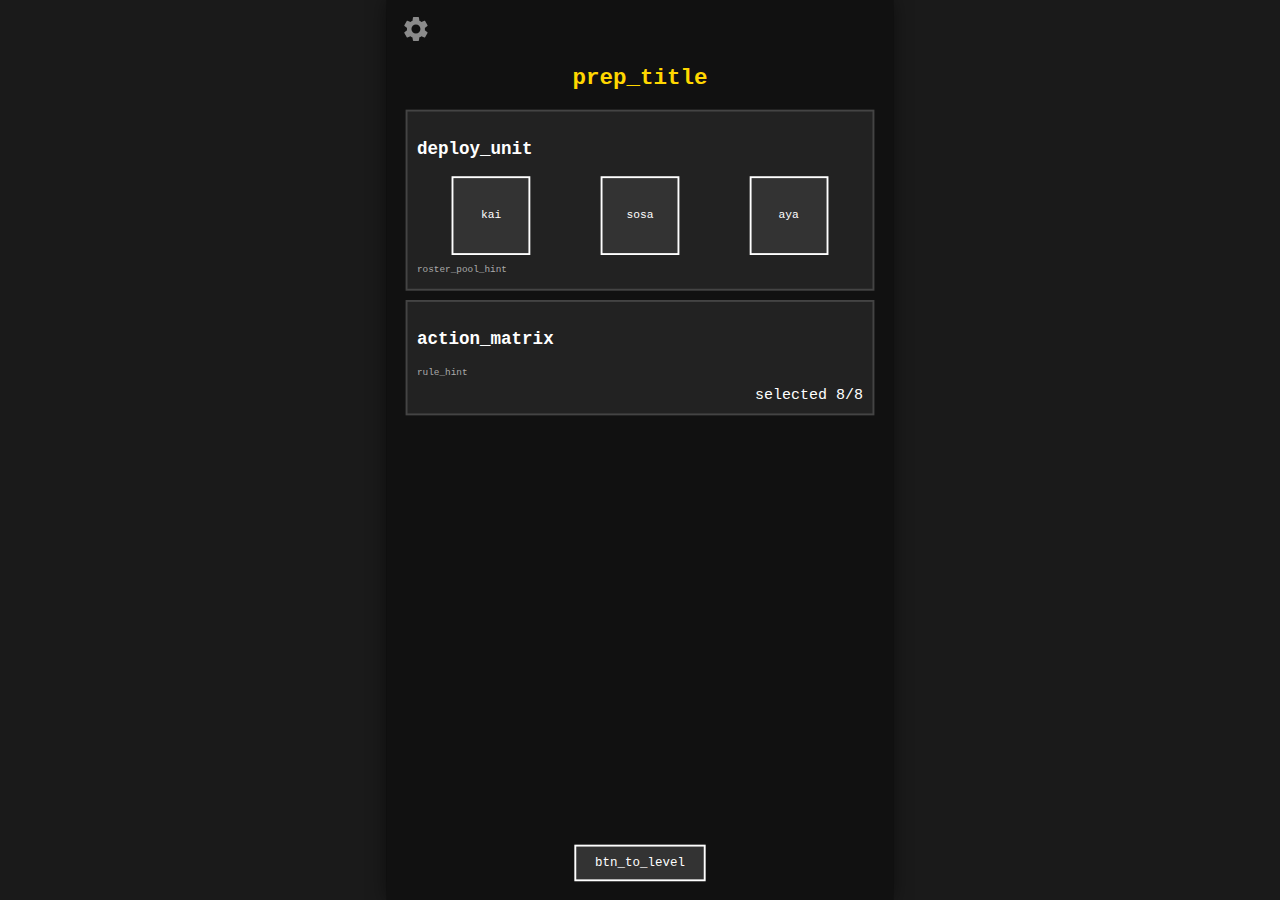
<file: game/index.html>
<html lang="zh-CN">
  <head>
    <meta charset="UTF-8" />
    <meta
      name="viewport"
      content="width=device-width, initial-scale=1.0, maximum-scale=1.0, user-scalable=no"
    />
    <title>Pixel Tactics Match-3</title>
    <link rel="stylesheet" href="styles/main.css" />
  </head>
  <body>
    <!-- 所有UI元素由 DOMBuilder 动态生成 -->
    <div id="game-container"></div>

    <!-- 基础配置 -->
    <script src="scripts/config.js"></script>
    <!-- DOM构建器 -->
    <script src="scripts/dom_builder.js"></script>
    <!-- 数据加载器 -->
    <script src="scripts/load_i18n.js"></script>
    <script src="scripts/data_loader.js"></script>
    <script src="scripts/asset_loader.js"></script>
    <!-- 核心系统 -->
    <script src="scripts/sound_manager.js"></script>
    <script src="scripts/utils.js"></script>
    <script src="scripts/ui_manager.js"></script>
    <!-- 游戏逻辑 -->
    <script src="scripts/battle_entity.js"></script>
    <script src="scripts/battle_system.js"></script>
    <script src="scripts/board_system.js"></script>
    <!-- 界面管理 -->
    <script src="scripts/settings_manager.js"></script>
    <script src="scripts/lang_manager.js"></script>
    <script src="scripts/prep_manager.js"></script>
    <!-- 主入口 -->
    <script src="scripts/game.js"></script>
  </body>
</html>
</file>
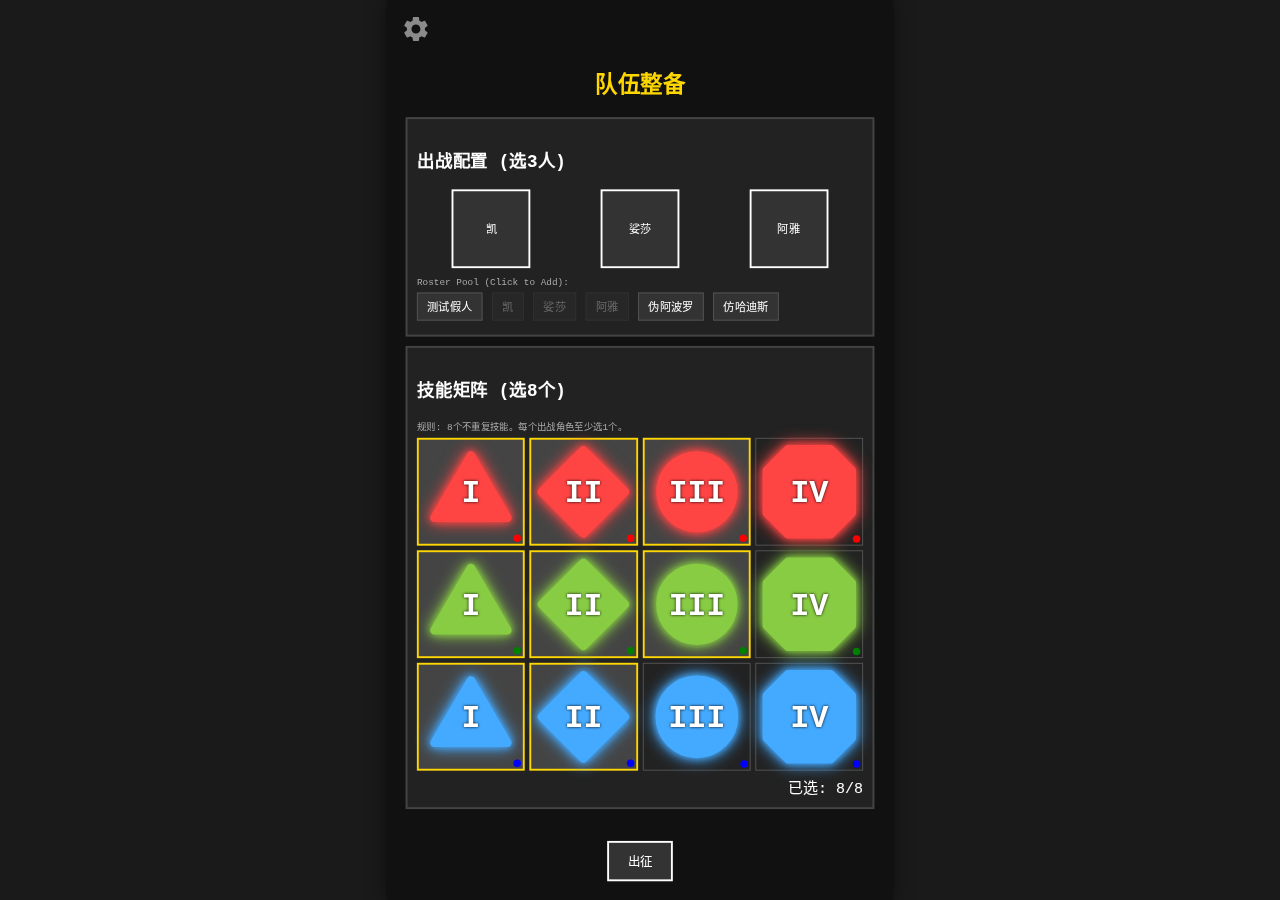
<file: emissions_index.html>
<!DOCTYPE html>
<html lang="zh-CN">
  <head>
    <meta charset="UTF-8" />
    <meta
      name="viewport"
      content="width=device-width, initial-scale=1.0, maximum-scale=1.0, user-scalable=no"
    />
    <title>Pixel Tactics Match-3</title>
    <style>
      /* --- CSS Reset & Layout --- */
      :root {
        --bg-color: #1a1a1a;
        --game-bg: #000000;
        --primary-text: #ffffff;
        --hp-green: #4ade80;
        --hp-red: #ef4444;
        --shield-blue: #60a5fa;
        --ui-border: #444;
      }

      body {
        margin: 0;
        padding: 0;
        width: 100vw;
        height: 100vh;
        background-color: var(--bg-color);
        display: flex;
        justify-content: center;
        align-items: center;
        overflow: hidden;
        font-family: "Courier New", Courier, monospace;
        user-select: none;
        -webkit-user-select: none;
      }

      #game-container {
        width: 540px;
        height: 960px;
        background-color: var(--game-bg);
        position: relative;
        box-shadow: 0 0 20px rgba(0, 0, 0, 0.5);
        image-rendering: pixelated;
        display: flex;
        flex-direction: column;
        overflow: hidden;
      }

      /* --- UI Layers --- */
      .scene {
        position: absolute;
        top: 0;
        left: 0;
        width: 100%;
        height: 100%;
        display: none;
        flex-direction: column;
        color: var(--primary-text);
      }

      .scene.active {
        display: flex;
      }

      /* --- Prep Scene Styles --- */
      #prep-scene,
      #level-select-scene {
        padding: 20px;
        box-sizing: border-box;
        background: #111;
        padding-top: 50px;
        overflow-y: auto;
      }

      #prep-scene::-webkit-scrollbar,
      #level-select-scene::-webkit-scrollbar {
        display: none;
      }
      #prep-scene,
      #level-select-scene {
        -ms-overflow-style: none;
        scrollbar-width: none;
      }

      .panel-box {
        border: 2px solid var(--ui-border);
        padding: 10px;
        margin-bottom: 10px;
        background: #222;
      }

      .char-select-row {
        display: flex;
        justify-content: space-around;
        margin-bottom: 10px;
      }

      .char-slot {
        width: 80px;
        height: 80px;
        border: 2px dashed #666;
        display: flex;
        align-items: center;
        justify-content: center;
        cursor: pointer;
        text-align: center;
        font-size: 12px;
        word-break: break-all;
        position: relative;
        transition: all 0.2s;
      }

      .char-slot.selected {
        border: 2px solid #fff;
        background: #333;
      }

      .char-slot.empty:hover {
        border-color: gold;
      }

      .remove-hint {
        position: absolute;
        top: 2px;
        right: 5px;
        color: #ff4444;
        font-weight: bold;
        display: none;
      }

      .char-slot.selected:hover .remove-hint {
        display: block;
      }

      .pool-item {
        padding: 5px 10px;
        background: #333;
        border: 1px solid #555;
        cursor: pointer;
        font-size: 12px;
        user-select: none;
        margin-bottom: 5px;
        margin-right: 5px;
      }

      .pool-item:hover {
        background: #444;
        border-color: #fff;
      }

      .pool-item.disabled {
        opacity: 0.3;
        cursor: default;
        pointer-events: none;
      }

      .action-pool-grid {
        display: grid;
        grid-template-columns: repeat(4, 1fr);
        gap: 5px;
      }

      .action-item {
        aspect-ratio: 1;
        border: 1px solid #555;
        display: flex;
        align-items: center;
        justify-content: center;
        font-size: 20px;
        cursor: pointer;
        position: relative;
      }

      .action-item.selected {
        border: 2px solid gold;
        background: #444;
      }

      .owner-dot {
        width: 8px;
        height: 8px;
        position: absolute;
        bottom: 2px;
        right: 2px;
        border-radius: 50%;
      }

      button.pixel-btn {
        background: #333;
        border: 2px solid #fff;
        color: #fff;
        padding: 10px 20px;
        font-family: inherit;
        cursor: pointer;
        margin-top: auto;
        align-self: center;
      }

      button.pixel-btn:disabled {
        border-color: #555;
        color: #555;
        cursor: not-allowed;
      }

      /* --- Settings --- */
      #settings-btn {
        position: absolute;
        top: 15px;
        left: 15px;
        width: 32px;
        height: 32px;
        z-index: 1000;
        cursor: pointer;
        opacity: 0.8;
        transition: opacity 0.2s;
      }

      #settings-btn:hover {
        opacity: 1;
      }

      #gear-icon {
        width: 100%;
        height: 100%;
        fill: #aaa;
        transition: fill 0.2s;
        transform-origin: center; /* Fix for wobbly rotation */
      }

      #settings-btn:hover #gear-icon {
        animation: spinCCW 2s linear infinite;
        fill: #fff;
      }

      @keyframes spinCCW {
        from {
          transform: rotate(0deg);
        }
        to {
          transform: rotate(-360deg);
        }
      }

      #settings-modal {
        position: absolute;
        top: 0;
        left: 0;
        width: 100%;
        height: 100%;
        background: rgba(0, 0, 0, 0.85);
        z-index: 2000;
        display: none;
        flex-direction: column;
        justify-content: center;
        align-items: center;
        color: #fff;
      }

      #settings-modal.active {
        display: flex;
      }

      .modal-content {
        background: #222;
        border: 2px solid #fff;
        padding: 20px;
        width: 80%;
        max-width: 300px;
        text-align: center;
        box-shadow: 0 0 20px #000;
      }

      .modal-row {
        margin: 15px 0;
        display: flex;
        justify-content: space-between;
        align-items: center;
      }

      .modal-btn {
        background: #444;
        border: 1px solid #888;
        color: #fff;
        padding: 8px 15px;
        cursor: pointer;
        margin-top: 5px;
        width: 100%;
      }

      .modal-btn:hover {
        background: #555;
        border-color: #fff;
      }
      .modal-btn.danger {
        border-color: #f44;
        color: #f88;
      }
      .modal-btn.danger:hover {
        background: #400;
        color: #f44;
      }

      input[type="range"] {
        width: 100px;
      }

      /* --- Battle Scene --- */
      #battlefield {
        flex: 0 0 40%;
        position: relative;
        background-color: #110d14;
        background-image: radial-gradient(
            circle at 50% 10%,
            #2a2030 0%,
            transparent 70%
          ),
          repeating-linear-gradient(
            45deg,
            #15101a 0,
            #15101a 10px,
            #110d14 10px,
            #110d14 20px
          );
        border-bottom: 2px solid #333;
        overflow: hidden;
      }

      /* Sprite Container Positions - ID Specificity Wins */
      #p-pos-1 {
        bottom: 30px;
        left: 30px;
        z-index: 30;
      }
      #p-pos-2 {
        bottom: 110px;
        left: 100px;
        z-index: 20;
      }
      #p-pos-3 {
        bottom: 200px;
        left: 170px;
        z-index: 10;
      }

      #e-pos-1 {
        bottom: 30px;
        right: 30px;
        z-index: 30;
      }
      #e-pos-2 {
        bottom: 110px;
        right: 100px;
        z-index: 20;
      }
      #e-pos-3 {
        bottom: 200px;
        right: 170px;
        z-index: 10;
      }

      .sprite-container {
        position: absolute;
        width: 48px;
        height: 96px;
        display: flex;
        align-items: flex-end;
        justify-content: center;
        transform-origin: bottom center;
        transition: all 0.5s cubic-bezier(0.25, 0.8, 0.25, 1);
      }

      /* Flip Enemies */
      #e-pos-1 .sprite,
      #e-pos-2 .sprite,
      #e-pos-3 .sprite {
        transform: scaleX(-1);
      }

      .sprite {
        width: 100%;
        height: 100%;
        image-rendering: pixelated;
        background-size: contain;
        background-repeat: no-repeat;
        position: relative;
        animation: idle 2s infinite ease-in-out;
      }

      /* HUD Styles */
      .char-hud {
        position: absolute;
        bottom: 105px;
        left: 50%;
        transform: translateX(-50%);
        width: 100px;
        display: flex;
        flex-direction: column;
        align-items: flex-start;
        background: transparent;
        z-index: 100;
        pointer-events: none;
      }

      .hud-header {
        display: flex;
        align-items: center;
        justify-content: flex-start;
        gap: 2px;
        background: rgba(0, 0, 0, 0.6);
        border-radius: 2px 2px 0 0;
        padding: 1px 2px;
        width: 100%;
        border: 1px solid #444;
        border-bottom: none;
        box-sizing: border-box;
      }

      .char-name {
        font-size: 8px;
        font-weight: bold;
        color: #fff;
        text-shadow: 1px 1px 0 #000;
        white-space: nowrap;
        overflow: hidden;
        text-overflow: ellipsis;
      }

      .char-slot-id {
        font-size: 8px;
        color: gold;
        font-weight: bold;
        margin-right: 2px;
      }

      .char-hud.active-turn .hud-header {
        border-color: gold;
        box-shadow: 0 0 5px gold;
      }

      .char-hud.low-hp .hud-header,
      .char-hud.low-hp .hp-bar-container {
        border-color: var(--hp-red);
        animation: breathe 1s infinite;
      }

      .char-hud.fainted {
        display: none;
      }

      @keyframes breathe {
        0% {
          box-shadow: 0 0 2px var(--hp-red);
        }
        50% {
          box-shadow: 0 0 10px var(--hp-red);
        }
        100% {
          box-shadow: 0 0 2px var(--hp-red);
        }
      }

      .hp-bar-container {
        width: 100%;
        height: 10px;
        background: rgba(0, 0, 0, 0.5);
        position: relative;
        border-radius: 0 0 2px 2px;
        border: 1px solid #444;
        overflow: visible;
        box-sizing: border-box;
      }

      .hp-bar-fill {
        height: 100%;
        width: 100%;
        transition: width 0.3s, background-color 0.3s;
      }

      .shield-bar-overlay {
        position: absolute;
        top: 0;
        left: 0;
        height: 100%;
        background: var(--shield-blue);
        opacity: 0.6;
        width: 0%;
        transition: width 0.3s;
      }

      .hp-text {
        position: absolute;
        top: 50%;
        left: 50%;
        transform: translate(-50%, -50%);
        font-size: 8px;
        font-weight: bold;
        color: #222;
        text-shadow: 0 0 2px #fff, 0 0 1px #fff;
        white-space: nowrap;
        z-index: 5;
        line-height: 10px;
      }

      .break-gauge {
        position: absolute;
        right: 102%;
        top: 50%;
        transform: translateY(-50%);
        display: flex;
        flex-direction: row-reverse;
        flex-wrap: wrap-reverse;
        gap: 1px;
        justify-content: flex-start;
        width: 100px;
        pointer-events: none;
      }

      .break-icon {
        width: 10px;
        height: 10px;
        color: #fff;
        font-size: 7px;
        display: flex;
        align-items: center;
        justify-content: center;
        position: relative;
        flex-shrink: 0;
      }

      .break-icon svg {
        position: absolute;
        top: 0;
        left: 0;
        width: 100%;
        height: 100%;
        z-index: 0;
      }

      .break-count {
        position: relative;
        z-index: 1;
        font-weight: bold;
        color: #fff;
        text-shadow: 1px 1px 0 #000;
        line-height: 10px;
      }

      /* --- Timeline --- */
      #timeline-container {
        position: absolute;
        top: 15px;
        left: 50%;
        transform: translateX(-50%);
        width: auto;
        min-width: 250px;
        max-width: 90%;
        height: 40px;
        background: rgba(0, 0, 0, 0.8);
        border: 2px solid #555;
        border-radius: 20px;
        z-index: 50;
        display: flex;
        align-items: center;
        padding: 0 10px;
        overflow: hidden;
      }

      .timeline-label {
        font-size: 10px;
        color: #aaa;
        margin-right: 5px;
        white-space: nowrap;
      }
      .timeline-queue {
        display: flex;
        align-items: center;
        gap: 5px;
        flex-grow: 1;
      }

      .order-icon {
        width: 24px;
        height: 24px;
        border: 1px solid #fff;
        border-radius: 50%;
        background: #222;
        color: #fff;
        font-size: 10px;
        display: flex;
        align-items: center;
        justify-content: center;
        position: relative;
        flex-shrink: 0;
      }

      .order-icon.current {
        width: 32px;
        height: 32px;
        border: 2px solid gold;
        font-weight: bold;
        box-shadow: 0 0 10px gold;
        font-size: 14px;
        z-index: 10;
      }

      .order-badge {
        position: absolute;
        bottom: -2px;
        right: -2px;
        font-size: 8px;
        background: #000;
        border-radius: 50%;
        width: 10px;
        height: 10px;
        text-align: center;
        line-height: 10px;
        color: #888;
      }

      /* --- Animations --- */
      @keyframes scaleOut {
        0% {
          transform: scale(1);
          opacity: 1;
          margin-left: 0;
        }
        100% {
          transform: scale(0);
          opacity: 0;
          margin-left: -30px;
        }
      }
      @keyframes scaleIn {
        0% {
          transform: scale(0);
          opacity: 0;
        }
        100% {
          transform: scale(1);
          opacity: 1;
        }
      }
      .order-icon.exit {
        animation: scaleOut 0.5s forwards;
      }
      .order-icon.enter {
        animation: scaleIn 0.5s forwards;
      }

      @keyframes popOut {
        0% {
          transform: scale(1);
          opacity: 1;
          filter: brightness(1);
        }
        50% {
          transform: scale(1.3);
          opacity: 0.8;
          filter: brightness(2);
        }
        100% {
          transform: scale(0);
          opacity: 0;
        }
      }
      .tile.eliminating {
        animation: popOut 0.3s forwards;
        z-index: 50;
        pointer-events: none;
      }

      @keyframes dropDown {
        from {
          transform: translateY(calc(var(--drop-dist) * -102%));
        }
        to {
          transform: translateY(0);
        }
      }
      .tile.falling {
        animation: dropDown 0.4s cubic-bezier(0.25, 0.8, 0.25, 1);
        z-index: 5;
      }

      @keyframes idle {
        0%,
        100% {
          transform: translateY(0) scaleX(var(--flip, 1));
        }
        50% {
          transform: translateY(-3px) scaleX(var(--flip, 1));
        }
      }
      #e-pos-1 .sprite,
      #e-pos-2 .sprite,
      #e-pos-3 .sprite {
        --flip: -1;
      }
      #p-pos-1 .sprite,
      #p-pos-2 .sprite,
      #p-pos-3 .sprite {
        --flip: 1;
      }

      @keyframes attack-player {
        0% {
          transform: translateX(0) scaleX(1);
        }
        20% {
          transform: translateX(-5px) scaleX(1);
        }
        40% {
          transform: translateX(40px) scale(1.1) scaleX(1);
        }
        100% {
          transform: translateX(0) scaleX(1);
        }
      }
      @keyframes attack-enemy {
        0% {
          transform: translateX(0) scaleX(-1);
        }
        20% {
          transform: translateX(-5px) scaleX(-1);
        }
        40% {
          transform: translateX(40px) scale(1.1) scaleX(-1);
        }
        100% {
          transform: translateX(0) scaleX(-1);
        }
      }
      .anim-attack-player {
        animation: attack-player 0.4s ease-in-out !important;
      }
      .anim-attack-enemy {
        animation: attack-enemy 0.4s ease-in-out !important;
      }

      @keyframes hit-player {
        0% {
          transform: translateX(0) scaleX(1);
          filter: none;
        }
        10% {
          transform: translateX(-15px) scaleX(1);
          filter: sepia(1) hue-rotate(-50deg) saturate(5) brightness(1.2);
        }
        40% {
          transform: translateX(-15px) scaleX(1);
          filter: sepia(1) hue-rotate(-50deg) saturate(5) brightness(1.2);
        }
        100% {
          transform: translateX(0) scaleX(1);
          filter: none;
        }
      }
      @keyframes hit-enemy {
        0% {
          transform: translateX(0) scaleX(-1);
          filter: none;
        }
        10% {
          transform: translateX(15px) scaleX(-1);
          filter: sepia(1) hue-rotate(-50deg) saturate(5) brightness(1.2);
        }
        40% {
          transform: translateX(15px) scaleX(-1);
          filter: sepia(1) hue-rotate(-50deg) saturate(5) brightness(1.2);
        }
        100% {
          transform: translateX(0) scaleX(-1);
          filter: none;
        }
      }
      .anim-hit-player {
        animation: hit-player 0.4s ease-out !important;
      }
      .anim-hit-enemy {
        animation: hit-enemy 0.4s ease-out !important;
      }

      @keyframes death {
        0% {
          opacity: 1;
          transform: translateY(0) scaleX(var(--flip, 1));
          filter: grayscale(0);
        }
        100% {
          opacity: 0;
          transform: translateY(20px) scaleX(var(--flip, 1));
          filter: grayscale(1);
        }
      }
      .anim-death {
        animation: death 1s forwards !important;
      }

      @keyframes shake-screen {
        0% {
          transform: translate(0, 0);
        }
        20% {
          transform: translate(-8px, 8px);
        }
        40% {
          transform: translate(8px, -8px);
        }
        60% {
          transform: translate(-5px, 5px);
        }
        80% {
          transform: translate(5px, -5px);
        }
        100% {
          transform: translate(0, 0);
        }
      }
      .camera-shake {
        animation: shake-screen 0.4s cubic-bezier(0.36, 0.07, 0.19, 0.97) both;
      }

      @keyframes floatUp {
        0% {
          transform: translateY(0);
          opacity: 1;
        }
        100% {
          transform: translateY(-50px);
          opacity: 0;
        }
      }
      .pop-text {
        position: absolute;
        color: #fff;
        font-weight: bold;
        font-size: 24px;
        text-shadow: 2px 2px 0 #000;
        pointer-events: none;
        animation: floatUp 1s forwards;
        z-index: 100;
      }

      /* Board */
      #board-area {
        flex: 1;
        background: #000;
        position: relative;
        display: flex;
        justify-content: center;
        align-items: flex-end;
        padding-bottom: 20px;
      }

      #grid-canvas {
        display: grid;
        grid-template-columns: repeat(10, 1fr);
        grid-template-rows: repeat(10, 1fr);
        width: 95%;
        aspect-ratio: 1;
        gap: 2px;
        background: #111;
        border: 2px solid #333;
      }

      .tile {
        width: 100%;
        height: 100%;
        position: relative;
        cursor: pointer;
        transition: transform 0.2s, opacity 0.2s;
        display: flex;
        align-items: center;
        justify-content: center;
      }

      .tile.dimmed {
        opacity: 0.3;
        filter: grayscale(0.5);
      }
      .tile.highlighted {
        opacity: 1;
        z-index: 10;
      }
      .tile.selected-swap {
        transform: scale(1.1);
        filter: brightness(1.5);
        z-index: 20;
      }
      .tile.buff-glow svg {
        filter: drop-shadow(0 0 5px #fff);
      }

      #action-hint {
        position: absolute;
        bottom: 5px;
        width: 100%;
        text-align: center;
        font-size: 12px;
        color: #888;
      }
      #toast {
        position: absolute;
        top: 50%;
        left: 50%;
        transform: translate(-50%, -50%);
        background: rgba(0, 0, 0, 0.8);
        border: 1px solid #fff;
        padding: 20px;
        display: none;
        z-index: 3000;
        text-align: center;
      }
    </style>
  </head>
  <body>
    <div id="game-container">
      <div id="settings-btn" title="Settings">
        <!-- FIXED: Standard Gear Icon Path -->
        <svg
          id="gear-icon"
          viewBox="0 0 24 24"
          xmlns="http://www.w3.org/2000/svg"
        >
          <path
            d="M19.14,12.94c0.04-0.3,0.06-0.61,0.06-0.94c0-0.32-0.02-0.64-0.07-0.94l2.03-1.58c0.18-0.14,0.23-0.41,0.12-0.61 l-1.92-3.32c-0.12-0.22-0.37-0.29-0.59-0.22l-2.39,0.96c-0.5-0.38-1.03-0.7-1.62-0.94L14.4,2.81c-0.04-0.24-0.24-0.41-0.48-0.41 h-3.84c-0.24,0-0.43,0.17-0.47,0.41L9.25,5.35C8.66,5.59,8.12,5.92,7.63,6.29L5.24,5.33c-0.22-0.08-0.47,0-0.59,0.22L2.74,8.87 C2.62,9.08,2.66,9.34,2.86,9.48l2.03,1.58C4.84,11.36,4.8,11.69,4.8,12s0.02,0.64,0.07,0.94l-2.03,1.58 c-0.18,0.14-0.23,0.41-0.12,0.61l1.92,3.32c0.12,0.22,0.37,0.29,0.59,0.22l2.39-0.96c0.5,0.38,1.03,0.7,1.62,0.94l0.36,2.54 c0.05,0.24,0.24,0.41,0.48,0.41h3.84c0.24,0,0.44-0.17,0.47-0.41l0.36-2.54c0.59-0.24,1.13-0.56,1.62-0.94l2.39,0.96 c0.22,0.08,0.47,0,0.59-0.22l1.92-3.32c0.12-0.22,0.07-0.47-0.12-0.61L19.14,12.94z M12,15.6c-1.98,0-3.6-1.62-3.6-3.6 s1.62-3.6,3.6-3.6s3.6,1.62,3.6,3.6S13.98,15.6,12,15.6z"
          />
        </svg>
      </div>

      <div id="settings-modal">
        <div class="modal-content">
          <h3 data-i18n="settings_title">SETTINGS</h3>
          <div class="modal-row">
            <span data-i18n="volume">Volume</span>
            <input type="range" id="vol-slider" min="0" max="100" value="50" />
          </div>
          <div class="modal-row">
            <span data-i18n="language">Language</span>
            <button id="lang-switch-btn" class="modal-btn" style="width: auto">
              🇺🇸 / 🇨🇳
            </button>
          </div>
          <hr style="border-color: #444; width: 100%; margin: 10px 0" />
          <div id="battle-controls" style="display: none; width: 100%">
            <div
              style="font-size: 12px; color: #aaa; margin-bottom: 5px"
              data-i18n="game_paused"
            >
              GAME PAUSED
            </div>
            <button
              id="btn-surrender"
              class="modal-btn danger"
              data-i18n="btn_surrender"
            >
              SURRENDER
            </button>
          </div>
          <button id="btn-resume" class="modal-btn" data-i18n="btn_resume">
            RESUME
          </button>
        </div>
      </div>

      <div id="prep-scene" class="scene active">
        <h2 style="text-align: center; color: gold" data-i18n="prep_title">
          TEAM PREPARATION
        </h2>
        <div class="panel-box">
          <h3 data-i18n="deploy_unit">Deploy Unit (Pick 3)</h3>
          <div id="team-slots" class="char-select-row"></div>
          <div style="font-size: 10px; color: #aaa; margin-bottom: 5px">
            Roster Pool (Click to Add):
          </div>
          <div
            id="roster-pool"
            style="display: flex; flex-wrap: wrap; gap: 5px"
          ></div>
        </div>
        <div class="panel-box">
          <h3 data-i18n="action_matrix">Action Matrix (Select 8)</h3>
          <div
            style="font-size: 10px; color: #aaa; margin-bottom: 5px"
            data-i18n="rule_hint"
          >
            Rule: 8 Unique actions. Must include >=1 from each deployed unit.
          </div>
          <div id="action-deck-ui" class="action-pool-grid"></div>
          <div style="margin-top: 5px; text-align: right">
            <span data-i18n="selected">Selected:</span>
            <span id="deck-count">0</span>/8
          </div>
        </div>
        <button
          id="btn-to-level"
          class="pixel-btn"
          disabled
          data-i18n="btn_to_level"
        >
          TO LEVEL SELECT
        </button>
      </div>

      <div id="level-select-scene" class="scene">
        <h2
          style="text-align: center; color: gold"
          data-i18n="title_level_select"
        >
          SELECT LEVEL
        </h2>
        <div class="panel-box">
          <h3 data-i18n="target_level">Target Level</h3>
          <select
            id="level-select"
            style="width: 100%; padding: 5px; background: #333; color: #fff"
          >
            <option value="boss_doll" data-i18n="level_boss_1">
              Target: Boss Doll (Lv.1)
            </option>
            <option value="boss_doll_hard" data-i18n="level_boss_5">
              Target: Boss Doll (Lv.5)
            </option>
          </select>
        </div>
        <div
          style="
            display: flex;
            gap: 10px;
            justify-content: center;
            margin-top: auto;
            margin-bottom: 50px;
          "
        >
          <button
            id="btn-back-prep"
            class="pixel-btn"
            data-i18n="btn_back_prep"
          >
            BACK TO PREP
          </button>
          <button
            id="btn-start-battle"
            class="pixel-btn"
            data-i18n="btn_engage"
          >
            ENGAGE
          </button>
        </div>
      </div>

      <div id="battle-scene" class="scene">
        <div id="battlefield">
          <div id="sprite-layer">
            <div id="p-pos-1" class="sprite-container"></div>
            <div id="p-pos-2" class="sprite-container"></div>
            <div id="p-pos-3" class="sprite-container"></div>
            <div id="e-pos-1" class="sprite-container"></div>
            <div id="e-pos-2" class="sprite-container"></div>
            <div id="e-pos-3" class="sprite-container"></div>
          </div>
          <div id="timeline-container">
            <div class="timeline-label">NEXT:</div>
            <div class="timeline-queue"></div>
          </div>
        </div>
        <div id="board-area">
          <div id="grid-canvas"></div>
        </div>
        <div id="action-hint" data-i18n="hint_action">
          Double Click: Single | Match 3: Triple Skill
        </div>
      </div>
      <div id="toast"></div>
    </div>

    <script>
      const CONFIG = {
        SCREEN_WIDTH: 540,
        SCREEN_HEIGHT: 960,
        GRID_SIZE: 10,
        STORAGE_KEY: "pixel_tactics_save_v1",
        MAX_SPEED: 100,
        MIN_SPEED: 1,
        BASE_AP_GOAL: 1000,
        LANGUAGE: "zh",
        ELEMENTS: {
          FIRE: "fire",
          WATER: "water",
          LEAF: "leaf",
          LIGHT: "light",
          DARK: "dark",
          NONE: "none",
        },
        COLORS: {
          fire: "#ff4444",
          water: "#44aaff",
          leaf: "#88cc44",
          light: "#ffee66",
          dark: "#aa44cc",
          none: "#cccccc",
        },
        POSITIONS: {
          PLAYER: {
            ACTIVE: { left: "160px", bottom: "100px", zIndex: 50 },
          },
          ENEMY: {
            ACTIVE: { right: "160px", bottom: "100px", zIndex: 50 },
          },
        },
      };

      const I18N_TEXT = {
        en: {
          prep_title: "TEAM PREPARATION",
          deploy_unit: "Deploy Unit (Pick 3)",
          target_level: "Target Level",
          level_boss_1: "Target: Boss Doll (Lv.1)",
          level_boss_5: "Target: Boss Doll (Lv.5)",
          action_matrix: "Action Matrix (Select 8)",
          rule_hint:
            "Rule: 8 Unique actions. Must include >=1 from each deployed unit.",
          selected: "Selected:",
          btn_save: "SAVE & ENGAGE",
          turn: "Turn",
          hint_action: "Double Click: Single | Match 3: Triple Skill",
          defeat: "DEFEAT",
          victory: "VICTORY",
          refresh_board: "Refreshing Board...",
          attack: "Attack!",
          block: "BLOCK",
          revive: "Revive",
          fainted: "fainted!",
          revived: "revived!",
          break_trigger: "BREAK!",
          uses_action: "uses Action",
          acting: "is acting...",
          click_add: "Click to Add",
          click_remove: "Click to Remove",
          settings_title: "SETTINGS",
          volume: "Volume",
          language: "Language",
          btn_resume: "RESUME",
          btn_surrender: "SURRENDER",
          game_paused: "GAME PAUSED",
          btn_to_level: "TO LEVEL SELECT",
          btn_back_prep: "BACK TO PREP",
          btn_engage: "ENGAGE",
          title_level_select: "SELECT LEVEL",
        },
        zh: {
          prep_title: "队伍整备",
          deploy_unit: "出战配置 (选3人)",
          target_level: "目标关卡",
          level_boss_1: "目标: 测试人偶 (Lv.1)",
          level_boss_5: "目标: 测试人偶 (Lv.5)",
          action_matrix: "技能矩阵 (选8个)",
          rule_hint: "规则: 8个不重复技能。每个出战角色至少选1个。",
          selected: "已选:",
          btn_save: "保存配置并战斗",
          turn: "回合",
          hint_action: "双击: 单消技能 | 三消: 强化技能",
          defeat: "挑战失败",
          victory: "挑战胜利",
          refresh_board: "重置棋盘...",
          attack: "攻击!",
          block: "格挡",
          revive: "苏醒",
          fainted: "陷入昏迷!",
          revived: "苏醒了!",
          break_trigger: "击破!",
          uses_action: "使用了",
          acting: "正在行动...",
          click_add: "点击添加",
          click_remove: "点击移除",
          settings_title: "设置",
          volume: "音量",
          language: "语言",
          btn_resume: "继续游戏",
          btn_surrender: "放弃战斗",
          game_paused: "游戏暂停",
          btn_to_level: "出征",
          btn_back_prep: "重新整备",
          btn_engage: "开始战斗",
          title_level_select: "关卡选择",
        },
      };

      const CHAR_DATABASE = {
        dummy: {
          name: { en: "Test Dummy", zh: "测试假人" },
          hp: 10,
          atk: 0,
          def: 0,
          spd: 10,
          element: "fire",
          breaks: { none: { count: 99, dmg: 1 } },
          actions: {
            1: {
              name: { en: "Strike", zh: "打击" },
              type: "fire",
              desc: { en: "Basic Attack", zh: "基础攻击" },
            },
            2: {
              name: { en: "Defend", zh: "防御" },
              type: "fire",
              desc: { en: "Basic Def", zh: "基础防御" },
            },
            3: {
              name: { en: "Charge", zh: "充能" },
              type: "fire",
              desc: { en: "Charge", zh: "充能" },
            },
            4: {
              name: { en: "Burst", zh: "爆发" },
              type: "fire",
              desc: { en: "Burst", zh: "爆发" },
            },
          },
        },
        kai: {
          name: { en: "Kai", zh: "凯" },
          hp: 50,
          atk: 12,
          def: 5,
          spd: 15,
          element: "fire",
          breaks: { water: { count: 10, dmg: 15 } },
          actions: {
            1: {
              name: { en: "Zhan", zh: "斩" },
              type: "none",
              desc: { en: "1: 1 Dmg | 3: AoE Dmg", zh: "单:1伤 | 三:全体" },
            },
            2: {
              name: { en: "Yu", zh: "御" },
              type: "none",
              desc: { en: "1: Shield | 3: Shield+", zh: "单:护盾 | 三:强盾" },
            },
            3: {
              name: { en: "Zheng", zh: "征" },
              type: "fire",
              desc: { en: "Buff Stance", zh: "态势切换" },
            },
            4: {
              name: { en: "Ba", zh: "霸" },
              type: "fire",
              desc: { en: "Burst Damage", zh: "爆发伤害" },
            },
          },
        },
        sosa: {
          name: { en: "Sosa", zh: "娑莎" },
          hp: 45,
          atk: 10,
          def: 4,
          spd: 15,
          element: "leaf",
          breaks: { fire: { count: 10, dmg: 15 } },
          actions: {
            1: {
              name: { en: "MoonSong", zh: "月夜吟" },
              type: "leaf",
              desc: { en: "Gain Melody", zh: "获得夜律" },
            },
            2: {
              name: { en: "VineHurt", zh: "花蔓殇" },
              type: "leaf",
              desc: { en: "True Dmg", zh: "真实伤害" },
            },
            3: {
              name: { en: "LakeScent", zh: "湖中涟" },
              type: "leaf",
              desc: { en: "Shield Friend", zh: "友方护盾" },
            },
            4: {
              name: { en: "BirdRage", zh: "青鸟怒" },
              type: "none",
              desc: { en: "Multi-Hit", zh: "多段攻击" },
            },
          },
        },
        aya: {
          name: { en: "Aya", zh: "阿雅" },
          hp: 40,
          atk: 14,
          def: 3,
          spd: 15,
          element: "water",
          breaks: { leaf: { count: 10, dmg: 15 } },
          actions: {
            1: {
              name: { en: "WaterBlade", zh: "水刃" },
              type: "water",
              desc: { en: "Mode Switch/Dmg", zh: "切换/伤害" },
            },
            2: {
              name: { en: "MeteorArrow", zh: "流星矢" },
              type: "water",
              desc: { en: "Mode Switch/Snipe", zh: "切换/狙击" },
            },
            3: {
              name: { en: "RainSeason", zh: "寒雨季" },
              type: "water",
              desc: { en: "Debuff Cold", zh: "施加寒雨" },
            },
            4: {
              name: { en: "IceHunter", zh: "猎人" },
              type: "water",
              desc: { en: "Shield Breaker", zh: "破盾" },
            },
          },
        },
        apollo_fake: {
          name: { en: "Apollo (Fake)", zh: "伪阿波罗" },
          hp: 60,
          atk: 10,
          def: 6,
          spd: 10,
          element: "light",
          breaks: { dark: { count: 15, dmg: 20 } },
          actions: {
            1: {
              name: { en: "FirstLight", zh: "初芒" },
              type: "light",
              desc: { en: "Light Dmg", zh: "光伤" },
            },
            2: {
              name: { en: "FlashEdge", zh: "闪锋" },
              type: "light",
              desc: { en: "Buff Flash", zh: "闪锋" },
            },
            3: {
              name: { en: "BatheLight", zh: "沐光" },
              type: "light",
              desc: { en: "Team Shield", zh: "群体护盾" },
            },
            4: {
              name: { en: "BlazingSun", zh: "烈阳" },
              type: "light",
              desc: { en: "Random Dmg", zh: "随机伤害" },
            },
          },
        },
        hades_fake: {
          name: { en: "Hades (Fake)", zh: "仿哈迪斯" },
          hp: 60,
          atk: 11,
          def: 5,
          spd: 10,
          element: "dark",
          breaks: { light: { count: 15, dmg: 20 } },
          actions: {
            1: {
              name: { en: "GodWord", zh: "言" },
              type: "dark",
              desc: { en: "Dark Dmg", zh: "暗伤" },
            },
            2: {
              name: { en: "Silence", zh: "噤" },
              type: "dark",
              desc: { en: "Silence", zh: "沉默" },
            },
            3: {
              name: { en: "Fear", zh: "怖" },
              type: "none",
              desc: { en: "None Dmg", zh: "无伤" },
            },
            4: {
              name: { en: "Severe", zh: "厉" },
              type: "dark",
              desc: { en: "Execute Dmg", zh: "处决" },
            },
          },
        },
      };
      const ENEMY_DATABASE = {
        boss_doll: {
          name: { en: "Boss Doll", zh: "Boss人偶" },
          hp: 100,
          atk: 15,
          def: 5,
          spd: 10,
          element: "dark",
          breaks: {
            light: { count: 10, dmg: 20 },
            fire: { count: 20, dmg: 20 },
          },
        },
        minion_doll: {
          name: { en: "Minion", zh: "杂兵" },
          hp: 20,
          atk: 8,
          def: 2,
          spd: 10,
          element: "dark",
          breaks: { light: { count: 5, dmg: 10 } },
        },
        boss_doll_hard: {
          name: { en: "Boss Doll (Hard)", zh: "Boss人偶 (Hard)" },
          hp: 200,
          atk: 20,
          def: 8,
          spd: 12,
          element: "dark",
          breaks: {
            light: { count: 15, dmg: 30 },
            fire: { count: 30, dmg: 30 },
          },
        },
      };

      class SoundManager {
        static ctx = null;
        static volume = 0.5;
        static bgmInterval = null;
        static init() {
          if (!this.ctx) {
            this.ctx = new (window.AudioContext || window.webkitAudioContext)();
          }
        }
        static setVolume(val) {
          this.volume = val;
        }
        static playTone(freq, type, duration, volMod = 1) {
          if (!this.ctx || this.volume <= 0) return;
          const osc = this.ctx.createOscillator();
          const gain = this.ctx.createGain();
          osc.type = type;
          osc.frequency.setValueAtTime(freq, this.ctx.currentTime);
          gain.gain.setValueAtTime(this.volume * volMod, this.ctx.currentTime);
          gain.gain.exponentialRampToValueAtTime(
            0.01,
            this.ctx.currentTime + duration
          );
          osc.connect(gain);
          gain.connect(this.ctx.destination);
          osc.start();
          osc.stop(this.ctx.currentTime + duration);
        }
        static playNoise(duration, volMod = 1) {
          if (!this.ctx || this.volume <= 0) return;
          const bufferSize = this.ctx.sampleRate * duration;
          const buffer = this.ctx.createBuffer(
            1,
            bufferSize,
            this.ctx.sampleRate
          );
          const data = buffer.getChannelData(0);
          for (let i = 0; i < bufferSize; i++) data[i] = Math.random() * 2 - 1;
          const noise = this.ctx.createBufferSource();
          noise.buffer = buffer;
          const gain = this.ctx.createGain();
          gain.gain.setValueAtTime(this.volume * volMod, this.ctx.currentTime);
          gain.gain.exponentialRampToValueAtTime(
            0.01,
            this.ctx.currentTime + duration
          );
          noise.connect(gain);
          gain.connect(this.ctx.destination);
          noise.start();
        }
        static startBGM() {
          if (!this.ctx) this.init();
          if (this.bgmInterval) return;
          this.playBGMLoop();
        }
        static stopBGM() {
          if (this.bgmInterval) {
            clearInterval(this.bgmInterval);
            this.bgmInterval = null;
          }
        }
        static playBGMLoop() {
          if (!this.ctx) return;
          const playNote = (time, freq) => {
            if (!this.ctx) return;
            const osc = this.ctx.createOscillator();
            const gain = this.ctx.createGain();
            osc.type = "sawtooth";
            osc.frequency.value = freq;
            gain.gain.value = this.volume * 0.15;
            gain.gain.exponentialRampToValueAtTime(0.01, time + 0.2);
            osc.connect(gain);
            gain.connect(this.ctx.destination);
            osc.start(time);
            osc.stop(time + 0.2);
          };
          const pattern = [
            146.83, 0, 146.83, 174.61, 220.0, 174.61, 146.83, 110.0,
          ];
          let idx = 0;
          this.bgmInterval = setInterval(() => {
            if (this.volume <= 0) return;
            const freq = pattern[idx % pattern.length];
            if (freq > 0) playNote(this.ctx.currentTime, freq);
            idx++;
          }, 200);
        }
        static playClick() {
          this.playTone(800, "square", 0.05, 0.3);
        }
        static playSwap() {
          this.playTone(300, "triangle", 0.1, 0.5);
        }
        static playMatch() {
          this.playTone(600, "sine", 0.1, 0.6);
          setTimeout(() => this.playTone(900, "sine", 0.2, 0.6), 100);
        }
        static playAttack() {
          this.playNoise(0.2, 0.8);
        }
        static playWin() {
          this.playTone(440, "square", 0.2);
          setTimeout(() => this.playTone(554, "square", 0.2), 200);
          setTimeout(() => this.playTone(659, "square", 0.4), 400);
        }
        static playDefeat() {
          this.playTone(200, "sawtooth", 0.3);
          setTimeout(() => this.playTone(150, "sawtooth", 0.5), 300);
        }
      }

      class Utils {
        static uuid() {
          return Math.random().toString(36).substr(2, 9);
        }
        static getText(keyOrObj) {
          if (typeof keyOrObj === "string")
            return I18N_TEXT[CONFIG.LANGUAGE][keyOrObj] || keyOrObj;
          else if (typeof keyOrObj === "object" && keyOrObj !== null)
            return keyOrObj[CONFIG.LANGUAGE] || keyOrObj["en"] || "?";
          return keyOrObj;
        }
        static getTileSVG(type, element, isHighlighted) {
          const color = CONFIG.COLORS[element] || "#fff";
          const opacity = isHighlighted ? 1.0 : 0.6;
          const strokeColor = color;
          const strokeWidth = 8;
          const glowFilter = `drop-shadow(0 0 4px ${color}) drop-shadow(0 0 8px ${color})`;
          let shape = "";
          switch (parseInt(type)) {
            case 1:
              shape = `<path d="M50 15 L85 75 L15 75 Z" fill="${color}" stroke="${strokeColor}" stroke-width="${strokeWidth}" stroke-linejoin="round"/>`;
              break;
            case 2:
              shape = `<path d="M50 10 L90 50 L50 90 L10 50 Z" fill="${color}" stroke="${strokeColor}" stroke-width="${strokeWidth}" stroke-linejoin="round"/>`;
              break;
            case 3:
              shape = `<circle cx="50" cy="50" r="35" fill="${color}" stroke="${strokeColor}" stroke-width="${strokeWidth}"/>`;
              break;
            case 4:
              shape = `<path d="M30 10 L70 10 L90 30 L90 70 L70 90 L30 90 L10 70 L10 30 Z" fill="${color}" stroke="${strokeColor}" stroke-width="${strokeWidth}" stroke-linejoin="round"/>`;
              break;
            default:
              shape = `<rect x="20" y="20" width="60" height="60" fill="${color}" stroke="${strokeColor}" stroke-width="${strokeWidth}" rx="10" ry="10"/>`;
          }
          const roman = ["I", "II", "III", "IV"][type - 1] || "?";
          return `<svg viewBox="0 0 100 100" width="100%" height="100%" style="opacity:${opacity}; filter: ${glowFilter}; overflow: visible;">${shape}<text x="50" y="60" font-size="30" fill="white" text-anchor="middle" font-weight="bold" stroke="none" style="text-shadow: 0 0 3px #000;">${roman}</text></svg>`;
        }
        static calcDamage(
          attacker,
          target,
          skillPower,
          skillType,
          isTrueDmg,
          isShieldDmg
        ) {
          if (!attacker || !target) return 0;
          let atk = attacker.temp.atk,
            def = target.temp.def;
          let atkMod = 1 + (attacker.temp.atkBuff || 0),
            defMod = 1 + (target.temp.defBuff || 0);
          let totalDmgMod = 1 + (attacker.temp.dmgBuff || 0);
          let dmgFactor = 5;
          let numerator = atk * atkMod * dmgFactor;
          let denominator = def * defMod + dmgFactor;
          if (denominator === 0) denominator = 1;
          let rawDmg = Math.floor((numerator / denominator) * totalDmgMod);
          let maxLimit = Math.floor((1 / 5) * target.maxHp);
          let finalDmg = Math.max(1, Math.min(maxLimit, rawDmg));
          if (isShieldDmg) return { hpDmg: 0, shieldDmg: finalDmg };
          if (isTrueDmg) return { hpDmg: finalDmg, shieldDmg: 0 };
          else {
            let shield = target.temp.shield || 0;
            let shieldDmg = Math.min(shield, finalDmg);
            let hpDmg = finalDmg - shieldDmg;
            return { hpDmg, shieldDmg };
          }
        }
      }

      class BattleEntity {
        constructor(id, templateId, isPlayer, position) {
          const data = isPlayer
            ? CHAR_DATABASE[templateId]
            : ENEMY_DATABASE[templateId];
          if (!data) {
            this.nameData = { en: "Unknown", zh: "未知" };
            this.baseMaxHp = 1;
            this.baseAtk = 0;
            this.baseDef = 0;
            this.baseSpd = 1;
            this.element = "none";
            this.breaks = {};
            this.actions = {};
          } else {
            this.nameData = data.name;
            this.baseMaxHp = data.hp;
            this.baseAtk = data.atk;
            this.baseDef = data.def;
            this.baseSpd = Math.max(
              CONFIG.MIN_SPEED,
              Math.min(CONFIG.MAX_SPEED, data.spd)
            );
            this.element = data.element;
            this.breaks = JSON.parse(JSON.stringify(data.breaks || {}));
            this.actions = data.actions || {};
          }
          this.id = id;
          this.templateId = templateId;
          this.isPlayer = isPlayer;
          this.position = position;
          this.currentHp = this.baseMaxHp;
          this.maxHp = this.baseMaxHp;
          this.ap = 0;
          this.isFainted = false;
          this.faintCounter = 0;
          this.reviveCount = 3;
          this.temp = {
            atk: this.baseAtk,
            def: this.baseDef,
            spd: this.baseSpd,
            atkBuff: 0,
            defBuff: 0,
            dmgBuff: 0,
            shield: 0,
            buffs: [],
          };
        }
        get name() {
          return Utils.getText(this.nameData);
        }
        resetTurn() {}
        takeDamage(hpDmg, shieldDmg, isBreak = false) {
          if (this.isFainted) return;
          this.temp.shield = Math.max(0, this.temp.shield - shieldDmg);
          this.currentHp = Math.max(0, this.currentHp - hpDmg);
          const isHeavy = isBreak || hpDmg >= this.baseMaxHp * 0.1;
          UIManager.showDamage(this.position, this.isPlayer, hpDmg, shieldDmg);
          UIManager.updateEntityStatus(this);
          UIManager.playHitAnim(this, isHeavy);
          if (this.currentHp <= 0) this.faint();
        }
        heal(amount) {
          if (this.isFainted) return;
          this.currentHp = Math.min(this.maxHp, this.currentHp + amount);
          UIManager.showFloatText(
            this.position,
            this.isPlayer,
            `+${amount}`,
            "#4f4"
          );
          UIManager.updateEntityStatus(this);
        }
        addShield(amount) {
          if (this.isFainted) return;
          this.temp.shield += amount;
          UIManager.showFloatText(
            this.position,
            this.isPlayer,
            `Shield +${amount}`,
            "#4af"
          );
          UIManager.updateEntityStatus(this);
        }
        faint() {
          this.isFainted = true;
          this.currentHp = 0;
          this.ap = 0;
          this.temp.shield = 0;
          this.temp.buffs = [];
          UIManager.updateEntityStatus(this);
          UIManager.playDeathAnim(this);
          UIManager.log(`${this.name} ${Utils.getText("fainted")}`);
        }
        tryRevive() {
          if (this.reviveCount > 0) {
            this.faintCounter++;
            UIManager.showFloatText(
              this.position,
              this.isPlayer,
              `${Utils.getText("revive")} ${this.faintCounter}/5`,
              "#fff"
            );
            if (this.faintCounter >= 5) {
              this.isFainted = false;
              this.currentHp = Math.floor(this.maxHp / 2);
              this.reviveCount--;
              this.faintCounter = 0;
              UIManager.reviveEntity(this);
              UIManager.log(`${this.name} ${Utils.getText("revived")}`);
              UIManager.updateEntityStatus(this);
            }
          }
        }
      }

      class BattleSystem {
        constructor() {
          this.playerTeam = [];
          this.enemyTeam = [];
          this.turnQueue = [];
          this.currentEntity = null;
          this.isBattleActive = false;
          this.actionDeck = [];
        }
        init(playerConfig, levelId) {
          this.playerTeam = [];
          playerConfig.roster.forEach((charId, idx) => {
            if (charId && CHAR_DATABASE[charId])
              this.playerTeam.push(
                new BattleEntity(`p_${idx}`, charId, true, idx)
              );
          });
          this.actionDeck = playerConfig.deck;
          let enemyId = levelId;
          if (!ENEMY_DATABASE[enemyId]) enemyId = "boss_doll";
          this.enemyTeam = [new BattleEntity("e_0", enemyId, false, 0)];
          this.isBattleActive = true;
          this.turnQueue = [];
          UIManager.initBattle(this.playerTeam, this.enemyTeam);
          UIManager.updateCharacterPositions({ id: null }, [
            ...this.playerTeam,
            ...this.enemyTeam,
          ]);
          BoardSystem.init(this.playerTeam, this.actionDeck); // Order changed: fill, bind(render inside)
          SoundManager.startBGM();
          this.gameLoop();
        }
        surrender() {
          this.isBattleActive = false;
          SoundManager.stopBGM();
          // FIXED: Close modal immediately to show feedback
          SettingsManager.toggle(false);
          UIManager.showToast(Utils.getText("defeat"), true);
          SoundManager.playDefeat();
          setTimeout(() => {
            document.getElementById("battle-scene").classList.remove("active");
            document
              .getElementById("level-select-scene")
              .classList.add("active");
          }, 1500);
        }
        predictActionOrder(count = 8) {
          let simEntities = [...this.playerTeam, ...this.enemyTeam]
            .filter((e) => !e.isFainted)
            .map((e) => ({
              id: e.id,
              name: e.name,
              isPlayer: e.isPlayer,
              element: e.element,
              spd: e.temp.spd,
              ap: e.ap,
              simAp: e.ap,
            }));
          let queue = [];
          let loopLimit = 0;
          if (this.currentEntity && !this.currentEntity.isFainted)
            queue.push({
              id: this.currentEntity.id,
              name: this.currentEntity.name,
              isPlayer: this.currentEntity.isPlayer,
              element: this.currentEntity.element,
              isCurrent: true,
            });
          while (queue.length < count && loopLimit < 5000) {
            loopLimit++;
            let ready = simEntities.filter(
              (e) => e.simAp >= CONFIG.BASE_AP_GOAL
            );
            if (ready.length > 0) {
              ready.sort((a, b) => b.simAp - a.simAp);
              for (let e of ready) {
                if (queue.length >= count) break;
                queue.push(e);
                e.simAp -= CONFIG.BASE_AP_GOAL;
              }
            } else simEntities.forEach((e) => (e.simAp += e.spd));
          }
          return queue;
        }
        async gameLoop() {
          while (this.isBattleActive) {
            if (SettingsManager.isPaused) {
              await new Promise((r) => setTimeout(r, 200));
              continue;
            }
            if (this.checkEndCondition()) break;
            if (this.turnQueue.length === 0) this.tickTime();
            if (this.turnQueue.length > 0) {
              const entity = this.turnQueue.shift();
              this.currentEntity = entity;
              UIManager.highlightTurn(entity);
              UIManager.updateCharacterPositions(entity, [
                ...this.playerTeam,
                ...this.enemyTeam,
              ]);
              let order = this.predictActionOrder(8);
              UIManager.updateActionOrder(order, false);
              if (entity.isFainted) continue;
              if (entity.isPlayer) {
                BoardSystem.prepareBoardForCharacter(entity);
                await this.waitForPlayerInput();
              } else await this.executeAI(entity);

              // GUARD: If surrender happened during wait
              if (!this.isBattleActive) break;

              entity.ap -= CONFIG.BASE_AP_GOAL;
              entity.resetTurn();
              BoardSystem.isLocked = true;
              let nextOrder = this.predictActionOrder(8);
              UIManager.updateActionOrder(nextOrder, true);
              await new Promise((r) => setTimeout(r, 600));
              BoardSystem.isLocked = false;
            }
          }
        }
        tickTime() {
          let loops = 0;
          while (this.turnQueue.length === 0 && loops < 10000) {
            let anyoneReady = false;
            [...this.playerTeam, ...this.enemyTeam].forEach((entity) => {
              if (entity.isFainted) return;
              entity.ap += entity.temp.spd;
              if (entity.ap >= CONFIG.BASE_AP_GOAL) {
                this.turnQueue.push(entity);
                anyoneReady = true;
              }
            });
            if (anyoneReady) {
              this.turnQueue.sort((a, b) => b.ap - a.ap);
            }
            loops++;
          }
        }
        waitForPlayerInput() {
          return new Promise((resolve) => {
            this.resolveTurnInput = resolve;
          });
        }
        executePlayerSkill(charEntity, actionId, count, isTriple) {
          SoundManager.playAttack();
          UIManager.playAttackAnim(charEntity);
          const skillData = charEntity.actions[actionId];
          if (!skillData) {
            this.resolveTurnInput();
            return;
          }
          const target =
            this.enemyTeam.find((e) => !e.isFainted) || this.enemyTeam[0];
          let dmgMult = isTriple ? 2 : 1;
          if (count > 3) dmgMult += (count - 3) * 0.5;
          setTimeout(() => {
            const descStr = skillData.desc.en || skillData.desc;
            if (descStr.includes("Dmg") || descStr.includes("伤")) {
              const dmgInfo = Utils.calcDamage(
                charEntity,
                target,
                charEntity.temp.atk * dmgMult,
                skillData.type,
                descStr.includes("True") || descStr.includes("真实"),
                false
              );
              target.takeDamage(dmgInfo.hpDmg, dmgInfo.shieldDmg);
              this.triggerBreak(target, skillData.type);
            } else if (descStr.includes("Shield") || descStr.includes("盾"))
              charEntity.addShield(5 * dmgMult);
            if (this.resolveTurnInput) {
              this.resolveTurnInput();
              this.resolveTurnInput = null;
            }
          }, 300);
        }
        async executeAI(enemy) {
          await new Promise((r) => setTimeout(r, 800));
          while (SettingsManager.isPaused)
            await new Promise((r) => setTimeout(r, 200));

          // GUARD: If surrender happened during pause
          if (!this.isBattleActive) return;

          const alivePlayers = this.playerTeam.filter((p) => !p.isFainted);
          if (alivePlayers.length > 0) {
            const target =
              alivePlayers[Math.floor(Math.random() * alivePlayers.length)];
            const dmg = Utils.calcDamage(
              enemy,
              target,
              enemy.temp.atk,
              enemy.element,
              false,
              false
            );
            UIManager.playAttackAnim(enemy);
            SoundManager.playAttack();
            setTimeout(() => {
              if (this.isBattleActive) {
                // Extra Guard
                target.takeDamage(dmg.hpDmg, dmg.shieldDmg);
                UIManager.showFloatText(
                  0,
                  false,
                  Utils.getText("attack"),
                  "#f0f"
                );
              }
            }, 300);
          }
        }
        triggerBreak(target, elementType) {
          if (!target.breaks[elementType]) return;
          target.breaks[elementType].count -= 1;
          UIManager.showFloatText(
            target.position,
            target.isPlayer,
            `Break -1 (${elementType})`,
            "#ffa"
          );
          if (target.breaks[elementType].count <= 0) {
            let breakDmg = target.breaks[elementType].dmg;
            target.takeDamage(breakDmg, 0, true);
            target.breaks[elementType].count = 10;
            UIManager.showFloatText(
              target.position,
              target.isPlayer,
              Utils.getText("break_trigger"),
              "gold"
            );
          }
        }
        checkEndCondition() {
          const playerAlive = this.playerTeam.some((p) => !p.isFainted);
          const enemyAlive = this.enemyTeam.some((e) => !e.isFainted);
          if (!playerAlive) {
            SoundManager.stopBGM();
            UIManager.showToast(Utils.getText("defeat"), true);
            SoundManager.playDefeat();
            this.isBattleActive = false;
            setTimeout(() => {
              document
                .getElementById("battle-scene")
                .classList.remove("active");
              document
                .getElementById("level-select-scene")
                .classList.add("active");
              SettingsManager.toggle(false);
            }, 2000);
            return true;
          }
          if (!enemyAlive) {
            SoundManager.stopBGM();
            UIManager.showToast(Utils.getText("victory"), true);
            SoundManager.playWin();
            this.isBattleActive = false;
            setTimeout(() => {
              document
                .getElementById("battle-scene")
                .classList.remove("active");
              document
                .getElementById("level-select-scene")
                .classList.add("active");
              SettingsManager.toggle(false);
            }, 2000);
            return true;
          }
          return false;
        }
      }

      class BoardSystem {
        static grid = [];
        static width = 10;
        static height = 10;
        static actionDeck = [];
        static playerTeam = [];
        static deckPool = [];
        static isLocked = false;
        static init(playerTeam, deckConfig) {
          this.playerTeam = playerTeam;
          this.deckPool = [];
          deckConfig.forEach((cfg) => {
            const charEntity = this.playerTeam.find(
              (p) => p.position === cfg.charIndex
            );
            if (charEntity) {
              const actionData = charEntity.actions[cfg.actionId];
              if (!actionData) return;
              const element =
                actionData && actionData.type !== "none"
                  ? actionData.type
                  : charEntity.element;
              this.deckPool.push({
                charIndex: cfg.charIndex,
                actionId: cfg.actionId,
                element: element,
              });
            }
          });
          this.fillBoard(true);
          this.bindEvents();
          this.render();
        }
        static getRandomTile() {
          if (this.deckPool.length === 0) return null;
          const item =
            this.deckPool[Math.floor(Math.random() * this.deckPool.length)];
          return {
            id: Utils.uuid(),
            type: item.actionId,
            charIndex: item.charIndex,
            element: item.element,
            isMatch: false,
            justDropped: false,
            dropDistance: 0,
          };
        }
        static fillBoard(full = false) {
          if (full) {
            this.grid = [];
            for (let y = 0; y < this.height; y++) {
              let row = [];
              for (let x = 0; x < this.width; x++)
                row.push(this.getRandomTile());
              this.grid.push(row);
            }
          } else {
            for (let x = 0; x < this.width; x++) {
              let emptySlots = 0;
              for (let y = this.height - 1; y >= 0; y--) {
                if (this.grid[y][x] === null) emptySlots++;
                else if (emptySlots > 0) {
                  this.grid[y + emptySlots][x] = this.grid[y][x];
                  this.grid[y][x] = null;
                  this.grid[y + emptySlots][x].dropDistance = emptySlots;
                }
              }
              for (let y = 0; y < emptySlots; y++) {
                this.grid[y][x] = this.getRandomTile();
                this.grid[y][x].dropDistance = emptySlots;
              }
            }
          }
        }
        static render() {
          const canvas = document.getElementById("grid-canvas");
          // Do not clear innerHTML here if bindEvents replaced the node.
          // bindEvents logic below replaces the node to clear listeners.
          // So we just find the current one.
          canvas.innerHTML = "";
          const activeCharIdx = game.battle.currentEntity?.isPlayer
            ? game.battle.currentEntity.position
            : -1;
          for (let y = 0; y < this.height; y++) {
            for (let x = 0; x < this.width; x++) {
              const tile = this.grid[y][x];
              if (!tile) continue;
              const div = document.createElement("div");
              div.className = "tile";
              div.dataset.x = x;
              div.dataset.y = y;
              if (tile.dropDistance > 0) {
                div.style.setProperty("--drop-dist", tile.dropDistance);
                div.classList.add("falling");
                tile.dropDistance = 0;
              }
              const isOwnedByActive = tile.charIndex === activeCharIdx;
              const isHighLight = activeCharIdx !== -1 ? isOwnedByActive : true;
              if (activeCharIdx !== -1 && !isOwnedByActive)
                div.classList.add("dimmed");
              else div.classList.add("highlighted");
              div.innerHTML = Utils.getTileSVG(
                tile.type,
                tile.element,
                isHighLight
              );
              canvas.appendChild(div);
            }
          }
        }
        static prepareBoardForCharacter(charEntity) {
          const charIdx = charEntity.position;
          let hasTiles = false;
          for (let y = 0; y < this.height; y++) {
            for (let x = 0; x < this.width; x++) {
              if (this.grid[y][x] && this.grid[y][x].charIndex === charIdx) {
                hasTiles = true;
                break;
              }
            }
          }
          if (!hasTiles) {
            UIManager.showToast(Utils.getText("refresh_board"), false);
            this.fillBoard(true);
          }
          this.render();
        }
        static bindEvents() {
          const oldCanvas = document.getElementById("grid-canvas");
          const newCanvas = oldCanvas.cloneNode(true); // FIX: cloneNode(true) to keep children if render happened first
          // But actually we are rendering *after* binding in init now.
          // If re-binding, we want to clear listeners.
          // If we cloneNode(true), we keep children.
          // If we cloneNode(false), we lose children.
          // In init(), we do fill -> bind -> render. So newCanvas is empty initially. Safe.
          oldCanvas.parentNode.replaceChild(newCanvas, oldCanvas);

          let selected = null;
          let lastClickTime = 0;
          let lastClickTile = null;
          newCanvas.addEventListener("click", (e) => {
            if (this.isLocked) return;
            SoundManager.init();
            const el = e.target.closest(".tile");
            if (!el) return;
            const activeEntity = game.battle.currentEntity;
            if (!activeEntity || !activeEntity.isPlayer) return;
            const x = parseInt(el.dataset.x);
            const y = parseInt(el.dataset.y);
            const tile = this.grid[y][x];
            const now = Date.now();
            const isMine = tile.charIndex === activeEntity.position;

            if (isMine && lastClickTile === tile && now - lastClickTime < 300) {
              SoundManager.playClick();
              this.handleElimination([{ x, y }], tile.type, false);
              lastClickTile = null;
              lastClickTime = 0;
              selected = null;
              this.clearSelection();
              return;
            }
            SoundManager.playClick();
            if (isMine) {
              lastClickTile = tile;
              lastClickTime = now;
            } else lastClickTile = null;

            if (!selected) {
              if (!isMine) return;
              selected = { x, y, el };
              el.classList.add("selected-swap");
            } else {
              const dist = Math.abs(selected.x - x) + Math.abs(selected.y - y);
              if (dist === 0) {
                this.clearSelection();
                selected = null;
                return;
              }
              if (dist === 1) {
                this.swapAndCheck(selected, { x, y });
                selected = null;
                this.clearSelection();
              } else {
                this.clearSelection();
                if (isMine) {
                  selected = { x, y, el };
                  el.classList.add("selected-swap");
                } else selected = null;
              }
            }
          });
        }
        static clearSelection() {
          document
            .querySelectorAll(".tile.selected-swap")
            .forEach((el) => el.classList.remove("selected-swap"));
        }
        static async swapAndCheck(pos1, pos2) {
          SoundManager.playSwap();
          const t1 = this.grid[pos1.y][pos1.x];
          const t2 = this.grid[pos2.y][pos2.x];
          this.grid[pos1.y][pos1.x] = t2;
          this.grid[pos2.y][pos2.x] = t1;
          this.render();
          const allMatches = this.findMatches();
          const activeCharIdx = game.battle.currentEntity
            ? game.battle.currentEntity.position
            : -1;
          const validActiveMatches = allMatches.filter((c) => {
            const tile = this.grid[c.y][c.x];
            return tile && tile.charIndex === activeCharIdx;
          });

          if (validActiveMatches.length > 0) {
            await new Promise((r) => setTimeout(r, 200));
            const sampleCoord = validActiveMatches[0];
            const matchSample = this.grid[sampleCoord.y][sampleCoord.x];
            this.handleElimination(allMatches, matchSample.type, true);
          } else {
            await new Promise((r) => setTimeout(r, 200));
            this.grid[pos1.y][pos1.x] = t1;
            this.grid[pos2.y][pos2.x] = t2;
            SoundManager.playSwap();
            this.render();
          }
        }
        static findMatches() {
          let matchedSet = new Set();
          for (let y = 0; y < this.height; y++) {
            for (let x = 0; x < this.width - 2; x++) {
              const t1 = this.grid[y][x],
                t2 = this.grid[y][x + 1],
                t3 = this.grid[y][x + 2];
              if (
                t1 &&
                t2 &&
                t3 &&
                t1.charIndex === t2.charIndex &&
                t2.charIndex === t3.charIndex &&
                t1.type === t2.type &&
                t2.type === t3.type
              ) {
                matchedSet.add(`${x},${y}`);
                matchedSet.add(`${x + 1},${y}`);
                matchedSet.add(`${x + 2},${y}`);
              }
            }
          }
          for (let x = 0; x < this.width; x++) {
            for (let y = 0; y < this.height - 2; y++) {
              const t1 = this.grid[y][x],
                t2 = this.grid[y + 1][x],
                t3 = this.grid[y + 2][x];
              if (
                t1 &&
                t2 &&
                t3 &&
                t1.charIndex === t2.charIndex &&
                t2.charIndex === t3.charIndex &&
                t1.type === t2.type &&
                t2.type === t3.type
              ) {
                matchedSet.add(`${x},${y}`);
                matchedSet.add(`${x},${y + 1}`);
                matchedSet.add(`${x},${y + 2}`);
              }
            }
          }
          return Array.from(matchedSet).map((s) => {
            const [x, y] = s.split(",").map(Number);
            return { x, y };
          });
        }
        static async handleElimination(coords, actionType, isMatch3) {
          SoundManager.playMatch();
          const canvas = document.getElementById("grid-canvas");
          const promises = coords.map((c) => {
            const el = canvas.querySelector(
              `.tile[data-x="${c.x}"][data-y="${c.y}"]`
            );
            if (el) {
              el.classList.add("eliminating");
              return new Promise((resolve) => setTimeout(resolve, 300));
            }
            return Promise.resolve();
          });
          await Promise.all(promises);
          coords.forEach((c) => {
            this.grid[c.y][c.x] = null;
          });
          this.fillBoard();
          this.render();
          if (game.battle.currentEntity)
            game.battle.executePlayerSkill(
              game.battle.currentEntity,
              actionType,
              coords.length,
              isMatch3
            );
        }
      }

      class UIManager {
        static container = document.getElementById("ui-layer");
        static timelineQueue = document.querySelector(
          "#timeline-container .timeline-queue"
        );
        static prepScene = document.getElementById("prep-scene");
        static levelSelectScene = document.getElementById("level-select-scene");
        static battleScene = document.getElementById("battle-scene");
        static toast = document.getElementById("toast");

        static initBattle(pTeam, eTeam) {
          this.prepScene.classList.remove("active");
          this.levelSelectScene.classList.remove("active");
          this.battleScene.classList.add("active");
          [
            "p-pos-1",
            "p-pos-2",
            "p-pos-3",
            "e-pos-1",
            "e-pos-2",
            "e-pos-3",
          ].forEach((id) => {
            const el = document.getElementById(id);
            if (el) el.innerHTML = "";
          });
          pTeam.forEach((p) => this.createHUD(p, p.position, true));
          eTeam.forEach((e) => this.createHUD(e, e.position, false));
          this.updateAll(pTeam.concat(eTeam));
        }
        static createHUD(entity, index, isPlayer) {
          const posId = isPlayer ? `p-pos-${index + 1}` : `e-pos-${index + 1}`;
          const container = document.getElementById(posId);
          const sprite = document.createElement("div");
          sprite.className = "sprite";
          sprite.innerHTML = this.getCharSpriteSVG(
            entity.templateId,
            entity.element
          );
          container.appendChild(sprite);
          const hud = document.createElement("div");
          hud.className = "char-hud";
          hud.id = `hud-${entity.id}`;
          hud.innerHTML = `<div class="hud-header"><div class="break-gauge" id="break-${
            entity.id
          }"></div><div class="char-slot-id">#${
            index + 1
          }</div><div class="char-name">${entity.name.substr(
            0,
            8
          )}</div></div><div class="hp-bar-container"><div class="hp-bar-fill" id="hp-fill-${
            entity.id
          }"></div><div class="shield-bar-overlay" id="shield-fill-${
            entity.id
          }"></div><div class="hp-text" id="hp-val-${entity.id}">${
            entity.currentHp
          }/${entity.maxHp}</div></div>`;
          container.appendChild(hud);
          this.updateBreaks(entity);
        }
        static updateCharacterPositions(activeEntity, allEntities) {
          const P_POS = CONFIG.POSITIONS.PLAYER,
            E_POS = CONFIG.POSITIONS.ENEMY;
          allEntities.forEach((e) => {
            if (e.isFainted) return;
            const isCurrent = e.id === activeEntity.id;
            if (e.isPlayer) {
              const container = document.getElementById(
                `p-pos-${e.position + 1}`
              );
              if (container) {
                if (isCurrent) {
                  container.style.left = P_POS.ACTIVE.left;
                  container.style.bottom = P_POS.ACTIVE.bottom;
                  container.style.zIndex = P_POS.ACTIVE.zIndex;
                } else {
                  container.style.left = "";
                  container.style.bottom = "";
                  container.style.zIndex = "";
                }
              }
            } else {
              const container = document.getElementById(
                `e-pos-${e.position + 1}`
              );
              if (container) {
                if (isCurrent) {
                  container.style.right = E_POS.ACTIVE.right;
                  container.style.bottom = E_POS.ACTIVE.bottom;
                  container.style.zIndex = E_POS.ACTIVE.zIndex;
                } else {
                  container.style.right = "";
                  container.style.bottom = "";
                  container.style.zIndex = "";
                }
              }
            }
          });
        }
        static getCharSpriteSVG(templateId, element) {
          const color = CONFIG.COLORS[element] || "#ccc";
          const bodyColor = color,
            skinColor = "#ffccaa",
            outline = 'stroke="#000" stroke-width="2"';
          const baseSvg = (c) =>
            `<svg viewBox="0 0 64 128" width="100%" height="100%" preserveAspectRatio="xMidYMax">${c}</svg>`;
          let svgContent = "";
          if (templateId === "kai")
            svgContent = `<!-- Legs --><rect x="20" y="90" width="10" height="30" fill="#333" ${outline}/><rect x="34" y="90" width="10" height="30" fill="#333" ${outline}/><!-- Body --><path d="M16 50 h32 v40 h-32 z" fill="${bodyColor}" ${outline}/><!-- Head --><rect x="20" y="20" width="24" height="24" fill="${skinColor}" ${outline}/><!-- Hair --><path d="M18 18 h28 v10 h-28 z" fill="#cc0000" ${outline}/><!-- Tachi --><path d="M48 60 l20 -40 l4 4 l-20 40 z" fill="#aaa" ${outline}/><rect x="46" y="60" width="6" height="6" fill="#333" ${outline}/>`;
          else if (templateId === "sosa")
            svgContent = `<!-- Robe --><path d="M16 90 l-4 38 h40 l-4 -38 z" fill="#2e8b57" ${outline}/><!-- Body --><rect x="20" y="50" width="24" height="40" fill="${bodyColor}" ${outline}/><!-- Head --><circle cx="32" cy="32" r="14" fill="${skinColor}" ${outline}/><!-- Hat --><path d="M16 20 q16 -10 32 0" fill="none" stroke="#2e8b57" stroke-width="4"/>`;
          else if (templateId === "aya")
            svgContent = `<!-- Legs --><rect x="20" y="80" width="8" height="40" fill="#444" ${outline}/><rect x="36" y="80" width="8" height="40" fill="#444" ${outline}/><!-- Body --><rect x="18" y="45" width="28" height="35" fill="${bodyColor}" ${outline}/><!-- Head --><rect x="22" y="18" width="20" height="22" fill="${skinColor}" ${outline}/><!-- Bow --><path d="M10 40 q-10 20 0 40" fill="none" stroke="#8b4513" stroke-width="3"/><line x1="10" y1="40" x2="10" y2="80" stroke="#fff" stroke-width="1" opacity="0.5"/><!-- Dagger --><path d="M46 60 l10 10 l-4 4 l-10 -10 z" fill="#ccc" ${outline}/>`;
          else if (templateId.includes("boss"))
            svgContent = `<!-- Robe --><path d="M10 120 L20 50 h24 L54 120 z" fill="#220022" ${outline}/><!-- Ribcage --><rect x="24" y="50" width="16" height="20" fill="#ddd" ${outline}/><line x1="24" y1="55" x2="40" y2="55" stroke="#000" stroke-width="1"/><line x1="24" y1="60" x2="40" y2="60" stroke="#000" stroke-width="1"/><!-- Head --><rect x="22" y="20" width="20" height="22" fill="#eee" ${outline}/><rect x="26" y="28" width="4" height="4" fill="#000"/><rect x="34" y="28" width="4" height="4" fill="#000"/><path d="M22 20 l5 -10 l5 5 l5 -5 l5 10 z" fill="gold" ${outline}/><line x1="54" y1="30" x2="54" y2="120" stroke="#442200" stroke-width="4"/><circle cx="54" cy="25" r="6" fill="purple" ${outline}/>`;
          else if (templateId.includes("minion"))
            svgContent = `<!-- Legs --><rect x="24" y="90" width="4" height="30" fill="#eee" ${outline}/><rect x="36" y="90" width="4" height="30" fill="#eee" ${outline}/><!-- Ribcage --><rect x="22" y="50" width="20" height="30" fill="#eee" ${outline}/><line x1="22" y1="60" x2="42" y2="60" stroke="#000" stroke-width="1"/><line x1="22" y1="70" x2="42" y2="70" stroke="#000" stroke-width="1"/><circle cx="32" cy="35" r="10" fill="#eee" ${outline}/><rect x="28" y="32" width="3" height="3" fill="#000"/><rect x="33" y="32" width="3" height="3" fill="#000"/><path d="M10 60 h10 v-20 h4 v20 h10 v4 h-10 v20 h-4 v-20 h-10 z" fill="#bbb" ${outline}/>`;
          else
            svgContent = `<path d="M20 120 L25 40 L15 30 L49 30 L39 40 L44 120 z" fill="${color}" opacity="0.8" ${outline}/><circle cx="32" cy="20" r="12" fill="${color}" ${outline}/>`;
          return baseSvg(svgContent);
        }
        static updateBreaks(entity) {
          const div = document.getElementById(`break-${entity.id}`);
          if (!div) return;
          div.innerHTML = "";
          Object.keys(entity.breaks).forEach((type) => {
            const b = entity.breaks[type];
            const icon = document.createElement("div");
            icon.className = "break-icon";
            icon.style.color = CONFIG.COLORS[type];
            icon.innerHTML = `<svg viewBox="0 0 24 24" fill="${CONFIG.COLORS[type]}" stroke="#fff" stroke-width="1"><path d="M12 1L3 5v6c0 5.55 3.84 10.74 9 12 5.16-1.26 9-6.45 9-12V5l-9-4z"/></svg><span class="break-count">${b.count}</span>`;
            div.appendChild(icon);
          });
        }
        static highlightTurn(entity) {
          document
            .querySelectorAll(".char-hud")
            .forEach((el) => el.classList.remove("active-turn"));
          const hud = document.getElementById(`hud-${entity.id}`);
          if (hud) hud.classList.add("active-turn");
        }
        static playAttackAnim(entity) {
          const hud = document.getElementById(`hud-${entity.id}`);
          if (!hud) return;
          const container = hud.parentElement;
          const sprite = container.querySelector(".sprite");
          if (sprite) {
            sprite.classList.remove("anim-attack-player", "anim-attack-enemy");
            void sprite.offsetWidth;
            if (entity.isPlayer) sprite.classList.add("anim-attack-player");
            else sprite.classList.add("anim-attack-enemy");
          }
        }
        static playHitAnim(entity, isHeavy) {
          const hud = document.getElementById(`hud-${entity.id}`);
          if (!hud) return;
          const container = hud.parentElement;
          const sprite = container.querySelector(".sprite");
          if (sprite) {
            sprite.classList.remove("anim-hit-player", "anim-hit-enemy");
            void sprite.offsetWidth;
            if (entity.isPlayer) sprite.classList.add("anim-hit-player");
            else sprite.classList.add("anim-hit-enemy");
          }
          if (isHeavy) {
            const field = document.getElementById("battlefield");
            field.classList.remove("camera-shake");
            void field.offsetWidth;
            field.classList.add("camera-shake");
          }
        }
        static playDeathAnim(entity) {
          const hud = document.getElementById(`hud-${entity.id}`);
          if (!hud) return;
          const container = hud.parentElement;
          const sprite = container.querySelector(".sprite");
          if (sprite) sprite.classList.add("anim-death");
        }
        static reviveEntity(entity) {
          const hud = document.getElementById(`hud-${entity.id}`);
          if (!hud) return;
          const container = hud.parentElement;
          const sprite = container.querySelector(".sprite");
          if (sprite) sprite.classList.remove("anim-death");
        }
        static updateAll(entities) {
          entities.forEach((e) => this.updateEntityStatus(e));
        }
        static updateEntityStatus(entity) {
          const hpFill = document.getElementById(`hp-fill-${entity.id}`);
          const hpVal = document.getElementById(`hp-val-${entity.id}`);
          const hud = document.getElementById(`hud-${entity.id}`);
          const shieldFill = document.getElementById(
            `shield-fill-${entity.id}`
          );
          if (!hpFill) return;
          const hpPct = Math.max(
            0,
            Math.min(1, entity.currentHp / entity.maxHp)
          );
          const g = Math.floor(255 * hpPct);
          const b = Math.floor(255 * hpPct);
          hpFill.style.width = `${hpPct * 100}%`;
          hpFill.style.backgroundColor = `rgb(255, ${g}, ${b})`;
          hpVal.innerText = `${entity.currentHp}/${entity.maxHp}`;
          const shieldPct = Math.min(
            100,
            (entity.temp.shield / entity.maxHp) * 100
          );
          shieldFill.style.width = `${shieldPct}%`;
          if (entity.isFainted) hud.classList.add("fainted");
          else hud.classList.remove("fainted");
          if (
            entity.currentHp <= entity.maxHp * 0.1 &&
            !entity.isFainted &&
            entity.currentHp > 0
          )
            hud.classList.add("low-hp");
          else hud.classList.remove("low-hp");
          this.updateBreaks(entity);
        }
        static updateActionOrder(orderList, animate = false) {
          const container = document.querySelector(
            "#timeline-container .timeline-queue"
          );
          if (!container) return;
          if (animate) {
            const firstChild = container.firstElementChild;
            if (firstChild) {
              firstChild.classList.add("exit");
              const newItemData = orderList[orderList.length - 1];
              if (newItemData) {
                const newIcon = this.createOrderIcon(
                  newItemData,
                  orderList.length
                );
                newIcon.classList.add("enter");
                container.appendChild(newIcon);
              }
              setTimeout(() => {
                this.renderOrderList(container, orderList);
              }, 500);
            } else this.renderOrderList(container, orderList);
          } else this.renderOrderList(container, orderList);
        }
        static renderOrderList(container, orderList) {
          container.innerHTML = "";
          orderList.forEach((item, index) => {
            const icon = this.createOrderIcon(item, index + 1);
            container.appendChild(icon);
          });
        }
        static createOrderIcon(item, index) {
          const icon = document.createElement("div");
          icon.className = "order-icon";
          if (item.isCurrent) icon.classList.add("current");
          icon.style.borderColor = item.isPlayer ? "#4ade80" : "#ef4444";
          icon.innerText = item.name.charAt(0);
          const badge = document.createElement("div");
          badge.className = "order-badge";
          badge.innerText = index;
          icon.appendChild(badge);
          return icon;
        }
        static showDamage(posIndex, isPlayer, hpDmg, shieldDmg) {
          const posId = isPlayer
            ? `p-pos-${posIndex + 1}`
            : `e-pos-${posIndex + 1}`;
          const container = document.getElementById(posId);
          if (shieldDmg > 0)
            this.createFloatText(container, `-${shieldDmg}`, "#60a5fa", -20);
          if (hpDmg > 0)
            setTimeout(() => {
              this.createFloatText(container, `-${hpDmg}`, "#ef4444", 0);
            }, 200);
          else if (shieldDmg === 0 && hpDmg === 0)
            this.createFloatText(container, Utils.getText("block"), "#ccc", 0);
        }
        static showFloatText(posIndex, isPlayer, text, color) {
          const posId = isPlayer
            ? `p-pos-${posIndex + 1}`
            : `e-pos-${posIndex + 1}`;
          const container = document.getElementById(posId);
          if (container) this.createFloatText(container, text, color, -30);
        }
        static createFloatText(parent, text, color, yOffset) {
          const el = document.createElement("div");
          el.className = "pop-text";
          el.innerText = text;
          el.style.color = color;
          el.style.top = yOffset + "px";
          parent.appendChild(el);
          setTimeout(() => el.remove(), 1000);
        }
        static log(msg) {
          console.log(`[BATTLE] ${msg}`);
          const hint = document.getElementById("action-hint");
          if (hint) hint.innerText = msg;
        }
        static showToast(msg, persist = false) {
          this.toast.innerText = msg;
          this.toast.style.display = "block";
          if (!persist)
            setTimeout(() => {
              this.toast.style.display = "none";
            }, 2000);
        }
        static switchScene(sceneName) {
          document
            .querySelectorAll(".scene")
            .forEach((el) => el.classList.remove("active"));
          if (sceneName === "prep") this.prepScene.classList.add("active");
          else if (sceneName === "levelSelect")
            this.levelSelectScene.classList.add("active");
          else if (sceneName === "battle")
            this.battleScene.classList.add("active");
        }
      }

      class SettingsManager {
        static isPaused = false;
        static init() {
          const btn = document.getElementById("settings-btn");
          const modal = document.getElementById("settings-modal");
          const resumeBtn = document.getElementById("btn-resume");
          const volSlider = document.getElementById("vol-slider");
          const langBtn = document.getElementById("lang-switch-btn");
          const surrenderBtn = document.getElementById("btn-surrender");
          btn.onclick = () => {
            this.toggle(true);
            SoundManager.init();
          };
          resumeBtn.onclick = () => this.toggle(false);
          volSlider.oninput = (e) => {
            SoundManager.setVolume(e.target.value / 100);
          };
          langBtn.onclick = () => {
            LangManager.toggle();
          };
          surrenderBtn.onclick = () => {
            game.battle.surrender();
          };
          LangManager.apply();
        }
        static toggle(show) {
          const modal = document.getElementById("settings-modal");
          const battleControls = document.getElementById("battle-controls");
          const isBattle = game.battle.isBattleActive;
          if (show) {
            modal.classList.add("active");
            if (isBattle) {
              this.isPaused = true;
              battleControls.style.display = "block";
            } else {
              battleControls.style.display = "none";
            }
          } else {
            modal.classList.remove("active");
            this.isPaused = false;
          }
        }
      }

      class LangManager {
        static toggle() {
          CONFIG.LANGUAGE = CONFIG.LANGUAGE === "zh" ? "en" : "zh";
          this.apply();
          PrepManager.renderRosterPool();
          PrepManager.renderRoster();
          PrepManager.renderDeckBuilder();
        }
        static apply() {
          document.querySelectorAll("[data-i18n]").forEach((el) => {
            const key = el.dataset.i18n;
            el.innerText = Utils.getText(key);
          });
        }
      }

      class PrepManager {
        static config = { roster: [null, null, null], deck: [] };
        static init() {
          SettingsManager.init();
          this.loadConfig();
          this.renderRoster();
          this.renderRosterPool();
          this.renderDeckBuilder();
          document.getElementById("btn-to-level").onclick = () => {
            if (this.validate()) {
              this.saveConfig();
              UIManager.switchScene("levelSelect");
            }
          };
          document.getElementById("btn-back-prep").onclick = () => {
            UIManager.switchScene("prep");
          };
          document.getElementById("btn-start-battle").onclick = () => {
            game.startBattle(this.config);
          };
          window.addEventListener("resize", this.fitScreen);
          this.fitScreen();
        }
        static fitScreen() {
          const container = document.getElementById("game-container");
          const scale = Math.min(
            window.innerWidth / CONFIG.SCREEN_WIDTH,
            window.innerHeight / CONFIG.SCREEN_HEIGHT
          );
          container.style.transform = `scale(${scale})`;
        }
        static loadConfig() {
          const saved = localStorage.getItem(CONFIG.STORAGE_KEY);
          if (saved) {
            try {
              const parsed = JSON.parse(saved);
              if (parsed.roster && parsed.roster.length === 3)
                this.config = parsed;
              else this.setDefaultRoster();
            } catch (e) {
              console.error("Save load failed", e);
              this.setDefaultRoster();
            }
          } else {
            this.setDefaultRoster();
            this.autoFillDeck();
          }
        }
        static setDefaultRoster() {
          this.config.roster = ["kai", "sosa", "aya"];
        }
        static autoFillDeck() {
          this.config.deck = [];
          this.config.roster.forEach((cid, idx) => {
            if (!cid) return;
            this.config.deck.push({ charIndex: idx, actionId: 1 });
            this.config.deck.push({ charIndex: idx, actionId: 2 });
          });
          if (this.config.roster[0])
            this.config.deck.push({ charIndex: 0, actionId: 3 });
          if (this.config.roster[1])
            this.config.deck.push({ charIndex: 1, actionId: 3 });
        }
        static saveConfig() {
          localStorage.setItem(CONFIG.STORAGE_KEY, JSON.stringify(this.config));
        }
        static renderRosterPool() {
          const pool = document.getElementById("roster-pool");
          pool.innerHTML = "";
          Object.keys(CHAR_DATABASE).forEach((charId) => {
            const charData = CHAR_DATABASE[charId];
            const div = document.createElement("div");
            div.className = "pool-item";
            const isInRoster = this.config.roster.includes(charId);
            if (isInRoster) div.classList.add("disabled");
            div.innerText = Utils.getText(charData.name);
            div.onclick = () => {
              if (!isInRoster) this.addCharToRoster(charId);
            };
            pool.appendChild(div);
          });
        }
        static renderRoster() {
          const slots = document.getElementById("team-slots");
          slots.innerHTML = "";
          this.config.roster.forEach((charId, idx) => {
            const div = document.createElement("div");
            div.className = "char-slot";
            if (charId) {
              div.classList.add("selected");
              div.innerText = Utils.getText(CHAR_DATABASE[charId].name);
              const hint = document.createElement("div");
              hint.className = "remove-hint";
              hint.innerText = "x";
              div.appendChild(hint);
              div.onclick = () => this.removeCharFromRoster(idx);
              div.title = Utils.getText("click_remove");
            } else {
              div.classList.add("empty");
              div.innerText = Utils.getText("click_add");
              div.style.color = "#555";
            }
            slots.appendChild(div);
          });
        }
        static addCharToRoster(charId) {
          const emptyIdx = this.config.roster.indexOf(null);
          if (emptyIdx !== -1) {
            this.config.roster[emptyIdx] = charId;
            this.refreshAll();
          } else UIManager.showToast("Roster Full", false);
        }
        static removeCharFromRoster(idx) {
          this.config.roster[idx] = null;
          this.config.deck = this.config.deck.filter(
            (d) => d.charIndex !== idx
          );
          this.refreshAll();
        }
        static refreshAll() {
          this.renderRoster();
          this.renderRosterPool();
          this.renderDeckBuilder();
        }
        static renderDeckBuilder() {
          const container = document.getElementById("action-deck-ui");
          container.innerHTML = "";
          this.config.roster.forEach((charId, charIndex) => {
            if (!charId) return;
            const charData = CHAR_DATABASE[charId];
            if (!charData || !charData.actions) return;
            Object.keys(charData.actions).forEach((actId) => {
              const act = charData.actions[actId];
              const btn = document.createElement("div");
              btn.className = "action-item";
              const inDeckIdx = this.config.deck.findIndex(
                (d) => d.charIndex === charIndex && d.actionId == actId
              );
              if (inDeckIdx > -1) btn.classList.add("selected");
              btn.innerHTML = Utils.getTileSVG(
                actId,
                act.type !== "none" ? act.type : charData.element,
                true
              );
              const dot = document.createElement("div");
              dot.className = "owner-dot";
              dot.style.background = ["red", "green", "blue"][charIndex];
              btn.appendChild(dot);
              btn.onclick = () => this.toggleDeckItem(charIndex, actId);
              container.appendChild(btn);
            });
          });
          document.getElementById("deck-count").innerText =
            this.config.deck.length;
          this.checkValidity();
        }
        static toggleDeckItem(charIndex, actionId) {
          const idx = this.config.deck.findIndex(
            (d) => d.charIndex === charIndex && d.actionId == actionId
          );
          if (idx > -1) {
            this.config.deck.splice(idx, 1);
          } else {
            if (this.config.deck.length < 8)
              this.config.deck.push({ charIndex, actionId });
          }
          this.renderDeckBuilder();
        }
        static checkValidity() {
          const btn = document.getElementById("btn-to-level");
          btn.disabled = !this.validate();
        }
        static validate() {
          if (this.config.roster.some((c) => c === null)) return false;
          if (this.config.deck.length !== 8) return false;
          const hasC0 = this.config.deck.some((d) => d.charIndex === 0);
          const hasC1 = this.config.deck.some((d) => d.charIndex === 1);
          const hasC2 = this.config.deck.some((d) => d.charIndex === 2);
          return hasC0 && hasC1 && hasC2;
        }
      }

      const game = {
        battle: new BattleSystem(),
        startBattle: (config) => {
          const levelId = document.getElementById("level-select").value;
          game.battle.init(config, levelId);
        },
      };

      window.onload = () => {
        PrepManager.init();
      };
    </script>
  </body>
</html>
</file>
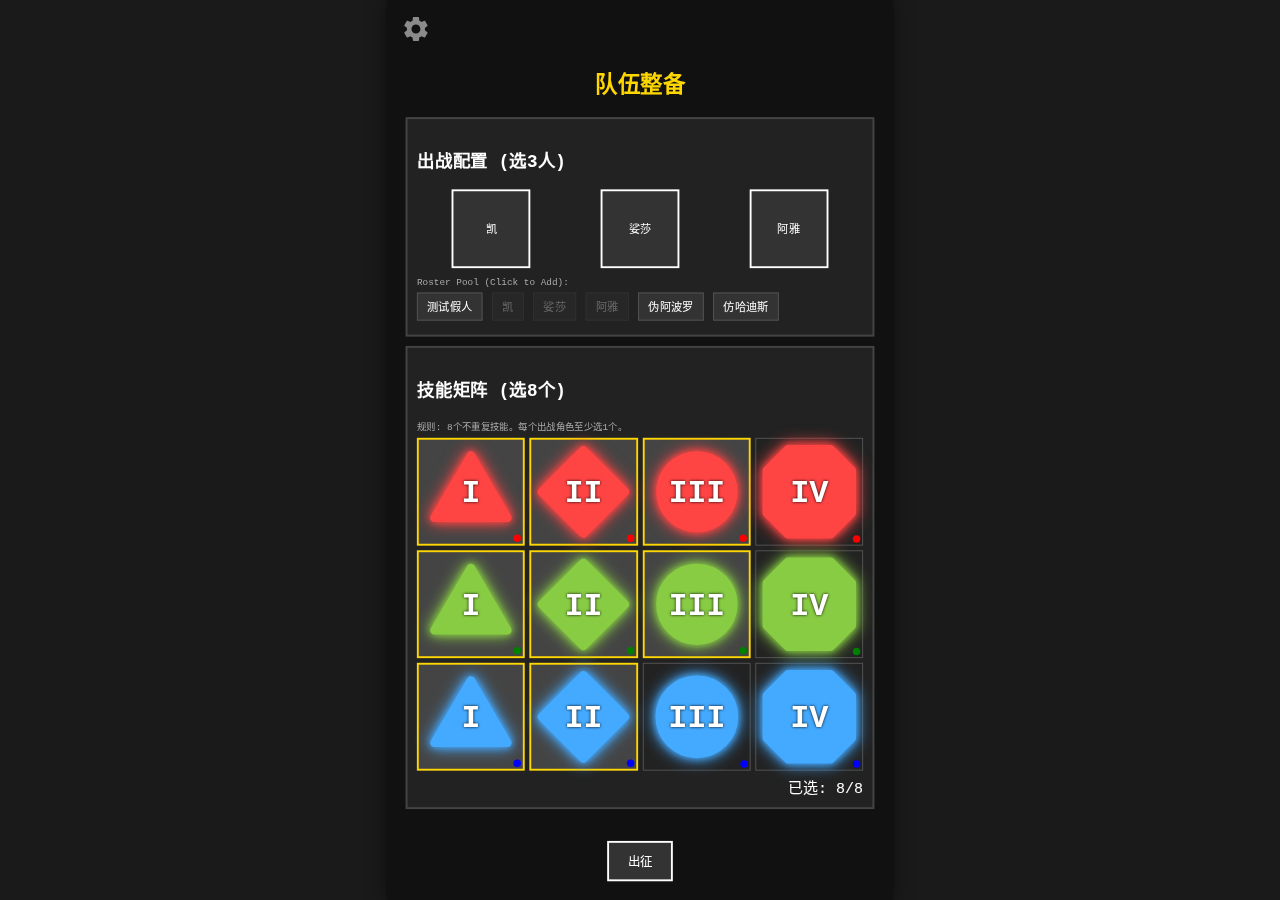
<file: game/emissions_index.html>
<!DOCTYPE html>
<html lang="zh-CN">
  <head>
    <meta charset="UTF-8" />
    <meta
      name="viewport"
      content="width=device-width, initial-scale=1.0, maximum-scale=1.0, user-scalable=no"
    />
    <title>Pixel Tactics Match-3</title>
    <style>
      /* --- CSS Reset & Layout --- */
      :root {
        --bg-color: #1a1a1a;
        --game-bg: #000000;
        --primary-text: #ffffff;
        --hp-green: #4ade80;
        --hp-red: #ef4444;
        --shield-blue: #60a5fa;
        --ui-border: #444;
      }

      body {
        margin: 0;
        padding: 0;
        width: 100vw;
        height: 100vh;
        background-color: var(--bg-color);
        display: flex;
        justify-content: center;
        align-items: center;
        overflow: hidden;
        font-family: "Courier New", Courier, monospace;
        user-select: none;
        -webkit-user-select: none;
      }

      #game-container {
        width: 540px;
        height: 960px;
        background-color: var(--game-bg);
        position: relative;
        box-shadow: 0 0 20px rgba(0, 0, 0, 0.5);
        image-rendering: pixelated;
        display: flex;
        flex-direction: column;
        overflow: hidden;
      }

      /* --- UI Layers --- */
      .scene {
        position: absolute;
        top: 0;
        left: 0;
        width: 100%;
        height: 100%;
        display: none;
        flex-direction: column;
        color: var(--primary-text);
      }

      .scene.active {
        display: flex;
      }

      /* --- Prep Scene Styles --- */
      #prep-scene,
      #level-select-scene {
        padding: 20px;
        box-sizing: border-box;
        background: #111;
        padding-top: 50px;
        overflow-y: auto;
      }

      #prep-scene::-webkit-scrollbar,
      #level-select-scene::-webkit-scrollbar {
        display: none;
      }
      #prep-scene,
      #level-select-scene {
        -ms-overflow-style: none;
        scrollbar-width: none;
      }

      .panel-box {
        border: 2px solid var(--ui-border);
        padding: 10px;
        margin-bottom: 10px;
        background: #222;
      }

      .char-select-row {
        display: flex;
        justify-content: space-around;
        margin-bottom: 10px;
      }

      .char-slot {
        width: 80px;
        height: 80px;
        border: 2px dashed #666;
        display: flex;
        align-items: center;
        justify-content: center;
        cursor: pointer;
        text-align: center;
        font-size: 12px;
        word-break: break-all;
        position: relative;
        transition: all 0.2s;
      }

      .char-slot.selected {
        border: 2px solid #fff;
        background: #333;
      }

      .char-slot.empty:hover {
        border-color: gold;
      }

      .remove-hint {
        position: absolute;
        top: 2px;
        right: 5px;
        color: #ff4444;
        font-weight: bold;
        display: none;
      }

      .char-slot.selected:hover .remove-hint {
        display: block;
      }

      .pool-item {
        padding: 5px 10px;
        background: #333;
        border: 1px solid #555;
        cursor: pointer;
        font-size: 12px;
        user-select: none;
        margin-bottom: 5px;
        margin-right: 5px;
      }

      .pool-item:hover {
        background: #444;
        border-color: #fff;
      }

      .pool-item.disabled {
        opacity: 0.3;
        cursor: default;
        pointer-events: none;
      }

      .action-pool-grid {
        display: grid;
        grid-template-columns: repeat(4, 1fr);
        gap: 5px;
      }

      .action-item {
        aspect-ratio: 1;
        border: 1px solid #555;
        display: flex;
        align-items: center;
        justify-content: center;
        font-size: 20px;
        cursor: pointer;
        position: relative;
      }

      .action-item.selected {
        border: 2px solid gold;
        background: #444;
      }

      .owner-dot {
        width: 8px;
        height: 8px;
        position: absolute;
        bottom: 2px;
        right: 2px;
        border-radius: 50%;
      }

      button.pixel-btn {
        background: #333;
        border: 2px solid #fff;
        color: #fff;
        padding: 10px 20px;
        font-family: inherit;
        cursor: pointer;
        margin-top: auto;
        align-self: center;
      }

      button.pixel-btn:disabled {
        border-color: #555;
        color: #555;
        cursor: not-allowed;
      }

      /* --- Settings --- */
      #settings-btn {
        position: absolute;
        top: 15px;
        left: 15px;
        width: 32px;
        height: 32px;
        z-index: 1000;
        cursor: pointer;
        opacity: 0.8;
        transition: opacity 0.2s;
      }

      #settings-btn:hover {
        opacity: 1;
      }

      #gear-icon {
        width: 100%;
        height: 100%;
        fill: #aaa;
        transition: fill 0.2s;
        transform-origin: center; /* Fix for wobbly rotation */
      }

      #settings-btn:hover #gear-icon {
        animation: spinCCW 2s linear infinite;
        fill: #fff;
      }

      @keyframes spinCCW {
        from {
          transform: rotate(0deg);
        }
        to {
          transform: rotate(-360deg);
        }
      }

      #settings-modal {
        position: absolute;
        top: 0;
        left: 0;
        width: 100%;
        height: 100%;
        background: rgba(0, 0, 0, 0.85);
        z-index: 2000;
        display: none;
        flex-direction: column;
        justify-content: center;
        align-items: center;
        color: #fff;
      }

      #settings-modal.active {
        display: flex;
      }

      .modal-content {
        background: #222;
        border: 2px solid #fff;
        padding: 20px;
        width: 80%;
        max-width: 300px;
        text-align: center;
        box-shadow: 0 0 20px #000;
      }

      .modal-row {
        margin: 15px 0;
        display: flex;
        justify-content: space-between;
        align-items: center;
      }

      .modal-btn {
        background: #444;
        border: 1px solid #888;
        color: #fff;
        padding: 8px 15px;
        cursor: pointer;
        margin-top: 5px;
        width: 100%;
      }

      .modal-btn:hover {
        background: #555;
        border-color: #fff;
      }
      .modal-btn.danger {
        border-color: #f44;
        color: #f88;
      }
      .modal-btn.danger:hover {
        background: #400;
        color: #f44;
      }

      input[type="range"] {
        width: 100px;
      }

      /* --- Battle Scene --- */
      #battlefield {
        flex: 0 0 40%;
        position: relative;
        background-color: #110d14;
        background-image: radial-gradient(
            circle at 50% 10%,
            #2a2030 0%,
            transparent 70%
          ),
          repeating-linear-gradient(
            45deg,
            #15101a 0,
            #15101a 10px,
            #110d14 10px,
            #110d14 20px
          );
        border-bottom: 2px solid #333;
        overflow: hidden;
      }

      /* Sprite Container Positions - ID Specificity Wins */
      #p-pos-1 {
        bottom: 30px;
        left: 30px;
        z-index: 30;
      }
      #p-pos-2 {
        bottom: 110px;
        left: 100px;
        z-index: 20;
      }
      #p-pos-3 {
        bottom: 200px;
        left: 170px;
        z-index: 10;
      }

      #e-pos-1 {
        bottom: 30px;
        right: 30px;
        z-index: 30;
      }
      #e-pos-2 {
        bottom: 110px;
        right: 100px;
        z-index: 20;
      }
      #e-pos-3 {
        bottom: 200px;
        right: 170px;
        z-index: 10;
      }

      .sprite-container {
        position: absolute;
        width: 48px;
        height: 96px;
        display: flex;
        align-items: flex-end;
        justify-content: center;
        transform-origin: bottom center;
        transition: all 0.5s cubic-bezier(0.25, 0.8, 0.25, 1);
      }

      /* Flip Enemies */
      #e-pos-1 .sprite,
      #e-pos-2 .sprite,
      #e-pos-3 .sprite {
        transform: scaleX(-1);
      }

      .sprite {
        width: 100%;
        height: 100%;
        image-rendering: pixelated;
        background-size: contain;
        background-repeat: no-repeat;
        position: relative;
        animation: idle 2s infinite ease-in-out;
      }

      /* HUD Styles */
      .char-hud {
        position: absolute;
        bottom: 105px;
        left: 50%;
        transform: translateX(-50%);
        width: 100px;
        display: flex;
        flex-direction: column;
        align-items: flex-start;
        background: transparent;
        z-index: 100;
        pointer-events: none;
      }

      .hud-header {
        display: flex;
        align-items: center;
        justify-content: flex-start;
        gap: 2px;
        background: rgba(0, 0, 0, 0.6);
        border-radius: 2px 2px 0 0;
        padding: 1px 2px;
        width: 100%;
        border: 1px solid #444;
        border-bottom: none;
        box-sizing: border-box;
      }

      .char-name {
        font-size: 8px;
        font-weight: bold;
        color: #fff;
        text-shadow: 1px 1px 0 #000;
        white-space: nowrap;
        overflow: hidden;
        text-overflow: ellipsis;
      }

      .char-slot-id {
        font-size: 8px;
        color: gold;
        font-weight: bold;
        margin-right: 2px;
      }

      .char-hud.active-turn .hud-header {
        border-color: gold;
        box-shadow: 0 0 5px gold;
      }

      .char-hud.low-hp .hud-header,
      .char-hud.low-hp .hp-bar-container {
        border-color: var(--hp-red);
        animation: breathe 1s infinite;
      }

      .char-hud.fainted {
        display: none;
      }

      @keyframes breathe {
        0% {
          box-shadow: 0 0 2px var(--hp-red);
        }
        50% {
          box-shadow: 0 0 10px var(--hp-red);
        }
        100% {
          box-shadow: 0 0 2px var(--hp-red);
        }
      }

      .hp-bar-container {
        width: 100%;
        height: 10px;
        background: rgba(0, 0, 0, 0.5);
        position: relative;
        border-radius: 0 0 2px 2px;
        border: 1px solid #444;
        overflow: visible;
        box-sizing: border-box;
      }

      .hp-bar-fill {
        height: 100%;
        width: 100%;
        transition: width 0.3s, background-color 0.3s;
      }

      .shield-bar-overlay {
        position: absolute;
        top: 0;
        left: 0;
        height: 100%;
        background: var(--shield-blue);
        opacity: 0.6;
        width: 0%;
        transition: width 0.3s;
      }

      .hp-text {
        position: absolute;
        top: 50%;
        left: 50%;
        transform: translate(-50%, -50%);
        font-size: 8px;
        font-weight: bold;
        color: #222;
        text-shadow: 0 0 2px #fff, 0 0 1px #fff;
        white-space: nowrap;
        z-index: 5;
        line-height: 10px;
      }

      .break-gauge {
        position: absolute;
        right: 102%;
        top: 50%;
        transform: translateY(-50%);
        display: flex;
        flex-direction: row-reverse;
        flex-wrap: wrap-reverse;
        gap: 1px;
        justify-content: flex-start;
        width: 100px;
        pointer-events: none;
      }

      .break-icon {
        width: 10px;
        height: 10px;
        color: #fff;
        font-size: 7px;
        display: flex;
        align-items: center;
        justify-content: center;
        position: relative;
        flex-shrink: 0;
      }

      .break-icon svg {
        position: absolute;
        top: 0;
        left: 0;
        width: 100%;
        height: 100%;
        z-index: 0;
      }

      .break-count {
        position: relative;
        z-index: 1;
        font-weight: bold;
        color: #fff;
        text-shadow: 1px 1px 0 #000;
        line-height: 10px;
      }

      /* --- Timeline --- */
      #timeline-container {
        position: absolute;
        top: 15px;
        left: 50%;
        transform: translateX(-50%);
        width: auto;
        min-width: 250px;
        max-width: 90%;
        height: 40px;
        background: rgba(0, 0, 0, 0.8);
        border: 2px solid #555;
        border-radius: 20px;
        z-index: 50;
        display: flex;
        align-items: center;
        padding: 0 10px;
        overflow: hidden;
      }

      .timeline-label {
        font-size: 10px;
        color: #aaa;
        margin-right: 5px;
        white-space: nowrap;
      }
      .timeline-queue {
        display: flex;
        align-items: center;
        gap: 5px;
        flex-grow: 1;
      }

      .order-icon {
        width: 24px;
        height: 24px;
        border: 1px solid #fff;
        border-radius: 50%;
        background: #222;
        color: #fff;
        font-size: 10px;
        display: flex;
        align-items: center;
        justify-content: center;
        position: relative;
        flex-shrink: 0;
      }

      .order-icon.current {
        width: 32px;
        height: 32px;
        border: 2px solid gold;
        font-weight: bold;
        box-shadow: 0 0 10px gold;
        font-size: 14px;
        z-index: 10;
      }

      .order-badge {
        position: absolute;
        bottom: -2px;
        right: -2px;
        font-size: 8px;
        background: #000;
        border-radius: 50%;
        width: 10px;
        height: 10px;
        text-align: center;
        line-height: 10px;
        color: #888;
      }

      /* --- Animations --- */
      @keyframes scaleOut {
        0% {
          transform: scale(1);
          opacity: 1;
          margin-left: 0;
        }
        100% {
          transform: scale(0);
          opacity: 0;
          margin-left: -30px;
        }
      }
      @keyframes scaleIn {
        0% {
          transform: scale(0);
          opacity: 0;
        }
        100% {
          transform: scale(1);
          opacity: 1;
        }
      }
      .order-icon.exit {
        animation: scaleOut 0.5s forwards;
      }
      .order-icon.enter {
        animation: scaleIn 0.5s forwards;
      }

      @keyframes popOut {
        0% {
          transform: scale(1);
          opacity: 1;
          filter: brightness(1);
        }
        50% {
          transform: scale(1.3);
          opacity: 0.8;
          filter: brightness(2);
        }
        100% {
          transform: scale(0);
          opacity: 0;
        }
      }
      .tile.eliminating {
        animation: popOut 0.3s forwards;
        z-index: 50;
        pointer-events: none;
      }

      @keyframes dropDown {
        from {
          transform: translateY(calc(var(--drop-dist) * -102%));
        }
        to {
          transform: translateY(0);
        }
      }
      .tile.falling {
        animation: dropDown 0.4s cubic-bezier(0.25, 0.8, 0.25, 1);
        z-index: 5;
      }

      @keyframes idle {
        0%,
        100% {
          transform: translateY(0) scaleX(var(--flip, 1));
        }
        50% {
          transform: translateY(-3px) scaleX(var(--flip, 1));
        }
      }
      #e-pos-1 .sprite,
      #e-pos-2 .sprite,
      #e-pos-3 .sprite {
        --flip: -1;
      }
      #p-pos-1 .sprite,
      #p-pos-2 .sprite,
      #p-pos-3 .sprite {
        --flip: 1;
      }

      @keyframes attack-player {
        0% {
          transform: translateX(0) scaleX(1);
        }
        20% {
          transform: translateX(-5px) scaleX(1);
        }
        40% {
          transform: translateX(40px) scale(1.1) scaleX(1);
        }
        100% {
          transform: translateX(0) scaleX(1);
        }
      }
      @keyframes attack-enemy {
        0% {
          transform: translateX(0) scaleX(-1);
        }
        20% {
          transform: translateX(-5px) scaleX(-1);
        }
        40% {
          transform: translateX(40px) scale(1.1) scaleX(-1);
        }
        100% {
          transform: translateX(0) scaleX(-1);
        }
      }
      .anim-attack-player {
        animation: attack-player 0.4s ease-in-out !important;
      }
      .anim-attack-enemy {
        animation: attack-enemy 0.4s ease-in-out !important;
      }

      @keyframes hit-player {
        0% {
          transform: translateX(0) scaleX(1);
          filter: none;
        }
        10% {
          transform: translateX(-15px) scaleX(1);
          filter: sepia(1) hue-rotate(-50deg) saturate(5) brightness(1.2);
        }
        40% {
          transform: translateX(-15px) scaleX(1);
          filter: sepia(1) hue-rotate(-50deg) saturate(5) brightness(1.2);
        }
        100% {
          transform: translateX(0) scaleX(1);
          filter: none;
        }
      }
      @keyframes hit-enemy {
        0% {
          transform: translateX(0) scaleX(-1);
          filter: none;
        }
        10% {
          transform: translateX(15px) scaleX(-1);
          filter: sepia(1) hue-rotate(-50deg) saturate(5) brightness(1.2);
        }
        40% {
          transform: translateX(15px) scaleX(-1);
          filter: sepia(1) hue-rotate(-50deg) saturate(5) brightness(1.2);
        }
        100% {
          transform: translateX(0) scaleX(-1);
          filter: none;
        }
      }
      .anim-hit-player {
        animation: hit-player 0.4s ease-out !important;
      }
      .anim-hit-enemy {
        animation: hit-enemy 0.4s ease-out !important;
      }

      @keyframes death {
        0% {
          opacity: 1;
          transform: translateY(0) scaleX(var(--flip, 1));
          filter: grayscale(0);
        }
        100% {
          opacity: 0;
          transform: translateY(20px) scaleX(var(--flip, 1));
          filter: grayscale(1);
        }
      }
      .anim-death {
        animation: death 1s forwards !important;
      }

      @keyframes shake-screen {
        0% {
          transform: translate(0, 0);
        }
        20% {
          transform: translate(-8px, 8px);
        }
        40% {
          transform: translate(8px, -8px);
        }
        60% {
          transform: translate(-5px, 5px);
        }
        80% {
          transform: translate(5px, -5px);
        }
        100% {
          transform: translate(0, 0);
        }
      }
      .camera-shake {
        animation: shake-screen 0.4s cubic-bezier(0.36, 0.07, 0.19, 0.97) both;
      }

      @keyframes floatUp {
        0% {
          transform: translateY(0);
          opacity: 1;
        }
        100% {
          transform: translateY(-50px);
          opacity: 0;
        }
      }
      .pop-text {
        position: absolute;
        color: #fff;
        font-weight: bold;
        font-size: 24px;
        text-shadow: 2px 2px 0 #000;
        pointer-events: none;
        animation: floatUp 1s forwards;
        z-index: 100;
      }

      /* Board */
      #board-area {
        flex: 1;
        background: #000;
        position: relative;
        display: flex;
        justify-content: center;
        align-items: flex-end;
        padding-bottom: 20px;
      }

      #grid-canvas {
        display: grid;
        grid-template-columns: repeat(10, 1fr);
        grid-template-rows: repeat(10, 1fr);
        width: 95%;
        aspect-ratio: 1;
        gap: 2px;
        background: #111;
        border: 2px solid #333;
      }

      .tile {
        width: 100%;
        height: 100%;
        position: relative;
        cursor: pointer;
        transition: transform 0.2s, opacity 0.2s;
        display: flex;
        align-items: center;
        justify-content: center;
      }

      .tile.dimmed {
        opacity: 0.3;
        filter: grayscale(0.5);
      }
      .tile.highlighted {
        opacity: 1;
        z-index: 10;
      }
      .tile.selected-swap {
        transform: scale(1.1);
        filter: brightness(1.5);
        z-index: 20;
      }
      .tile.buff-glow svg {
        filter: drop-shadow(0 0 5px #fff);
      }

      #action-hint {
        position: absolute;
        bottom: 5px;
        width: 100%;
        text-align: center;
        font-size: 12px;
        color: #888;
      }
      #toast {
        position: absolute;
        top: 50%;
        left: 50%;
        transform: translate(-50%, -50%);
        background: rgba(0, 0, 0, 0.8);
        border: 1px solid #fff;
        padding: 20px;
        display: none;
        z-index: 3000;
        text-align: center;
      }
    </style>
  </head>
  <body>
    <div id="game-container">
      <div id="settings-btn" title="Settings">
        <!-- FIXED: Standard Gear Icon Path -->
        <svg
          id="gear-icon"
          viewBox="0 0 24 24"
          xmlns="http://www.w3.org/2000/svg"
        >
          <path
            d="M19.14,12.94c0.04-0.3,0.06-0.61,0.06-0.94c0-0.32-0.02-0.64-0.07-0.94l2.03-1.58c0.18-0.14,0.23-0.41,0.12-0.61 l-1.92-3.32c-0.12-0.22-0.37-0.29-0.59-0.22l-2.39,0.96c-0.5-0.38-1.03-0.7-1.62-0.94L14.4,2.81c-0.04-0.24-0.24-0.41-0.48-0.41 h-3.84c-0.24,0-0.43,0.17-0.47,0.41L9.25,5.35C8.66,5.59,8.12,5.92,7.63,6.29L5.24,5.33c-0.22-0.08-0.47,0-0.59,0.22L2.74,8.87 C2.62,9.08,2.66,9.34,2.86,9.48l2.03,1.58C4.84,11.36,4.8,11.69,4.8,12s0.02,0.64,0.07,0.94l-2.03,1.58 c-0.18,0.14-0.23,0.41-0.12,0.61l1.92,3.32c0.12,0.22,0.37,0.29,0.59,0.22l2.39-0.96c0.5,0.38,1.03,0.7,1.62,0.94l0.36,2.54 c0.05,0.24,0.24,0.41,0.48,0.41h3.84c0.24,0,0.44-0.17,0.47-0.41l0.36-2.54c0.59-0.24,1.13-0.56,1.62-0.94l2.39,0.96 c0.22,0.08,0.47,0,0.59-0.22l1.92-3.32c0.12-0.22,0.07-0.47-0.12-0.61L19.14,12.94z M12,15.6c-1.98,0-3.6-1.62-3.6-3.6 s1.62-3.6,3.6-3.6s3.6,1.62,3.6,3.6S13.98,15.6,12,15.6z"
          />
        </svg>
      </div>

      <div id="settings-modal">
        <div class="modal-content">
          <h3 data-i18n="settings_title">SETTINGS</h3>
          <div class="modal-row">
            <span data-i18n="volume">Volume</span>
            <input type="range" id="vol-slider" min="0" max="100" value="50" />
          </div>
          <div class="modal-row">
            <span data-i18n="language">Language</span>
            <button id="lang-switch-btn" class="modal-btn" style="width: auto">
              🇺🇸 / 🇨🇳
            </button>
          </div>
          <hr style="border-color: #444; width: 100%; margin: 10px 0" />
          <div id="battle-controls" style="display: none; width: 100%">
            <div
              style="font-size: 12px; color: #aaa; margin-bottom: 5px"
              data-i18n="game_paused"
            >
              GAME PAUSED
            </div>
            <button
              id="btn-surrender"
              class="modal-btn danger"
              data-i18n="btn_surrender"
            >
              SURRENDER
            </button>
          </div>
          <button id="btn-resume" class="modal-btn" data-i18n="btn_resume">
            RESUME
          </button>
        </div>
      </div>

      <div id="prep-scene" class="scene active">
        <h2 style="text-align: center; color: gold" data-i18n="prep_title">
          TEAM PREPARATION
        </h2>
        <div class="panel-box">
          <h3 data-i18n="deploy_unit">Deploy Unit (Pick 3)</h3>
          <div id="team-slots" class="char-select-row"></div>
          <div style="font-size: 10px; color: #aaa; margin-bottom: 5px">
            Roster Pool (Click to Add):
          </div>
          <div
            id="roster-pool"
            style="display: flex; flex-wrap: wrap; gap: 5px"
          ></div>
        </div>
        <div class="panel-box">
          <h3 data-i18n="action_matrix">Action Matrix (Select 8)</h3>
          <div
            style="font-size: 10px; color: #aaa; margin-bottom: 5px"
            data-i18n="rule_hint"
          >
            Rule: 8 Unique actions. Must include >=1 from each deployed unit.
          </div>
          <div id="action-deck-ui" class="action-pool-grid"></div>
          <div style="margin-top: 5px; text-align: right">
            <span data-i18n="selected">Selected:</span>
            <span id="deck-count">0</span>/8
          </div>
        </div>
        <button
          id="btn-to-level"
          class="pixel-btn"
          disabled
          data-i18n="btn_to_level"
        >
          TO LEVEL SELECT
        </button>
      </div>

      <div id="level-select-scene" class="scene">
        <h2
          style="text-align: center; color: gold"
          data-i18n="title_level_select"
        >
          SELECT LEVEL
        </h2>
        <div class="panel-box">
          <h3 data-i18n="target_level">Target Level</h3>
          <select
            id="level-select"
            style="width: 100%; padding: 5px; background: #333; color: #fff"
          >
            <option value="boss_doll" data-i18n="level_boss_1">
              Target: Boss Doll (Lv.1)
            </option>
            <option value="boss_doll_hard" data-i18n="level_boss_5">
              Target: Boss Doll (Lv.5)
            </option>
          </select>
        </div>
        <div
          style="
            display: flex;
            gap: 10px;
            justify-content: center;
            margin-top: auto;
            margin-bottom: 50px;
          "
        >
          <button
            id="btn-back-prep"
            class="pixel-btn"
            data-i18n="btn_back_prep"
          >
            BACK TO PREP
          </button>
          <button
            id="btn-start-battle"
            class="pixel-btn"
            data-i18n="btn_engage"
          >
            ENGAGE
          </button>
        </div>
      </div>

      <div id="battle-scene" class="scene">
        <div id="battlefield">
          <div id="sprite-layer">
            <div id="p-pos-1" class="sprite-container"></div>
            <div id="p-pos-2" class="sprite-container"></div>
            <div id="p-pos-3" class="sprite-container"></div>
            <div id="e-pos-1" class="sprite-container"></div>
            <div id="e-pos-2" class="sprite-container"></div>
            <div id="e-pos-3" class="sprite-container"></div>
          </div>
          <div id="timeline-container">
            <div class="timeline-label">NEXT:</div>
            <div class="timeline-queue"></div>
          </div>
        </div>
        <div id="board-area">
          <div id="grid-canvas"></div>
        </div>
        <div id="action-hint" data-i18n="hint_action">
          Double Click: Single | Match 3: Triple Skill
        </div>
      </div>
      <div id="toast"></div>
    </div>

    <script>
      const CONFIG = {
        SCREEN_WIDTH: 540,
        SCREEN_HEIGHT: 960,
        GRID_SIZE: 10,
        STORAGE_KEY: "pixel_tactics_save_v1",
        MAX_SPEED: 100,
        MIN_SPEED: 1,
        BASE_AP_GOAL: 1000,
        LANGUAGE: "zh",
        ELEMENTS: {
          FIRE: "fire",
          WATER: "water",
          LEAF: "leaf",
          LIGHT: "light",
          DARK: "dark",
          NONE: "none",
        },
        COLORS: {
          fire: "#ff4444",
          water: "#44aaff",
          leaf: "#88cc44",
          light: "#ffee66",
          dark: "#aa44cc",
          none: "#cccccc",
        },
        POSITIONS: {
          PLAYER: {
            ACTIVE: { left: "160px", bottom: "100px", zIndex: 50 },
          },
          ENEMY: {
            ACTIVE: { right: "160px", bottom: "100px", zIndex: 50 },
          },
        },
      };

      const I18N_TEXT = {
        en: {
          prep_title: "TEAM PREPARATION",
          deploy_unit: "Deploy Unit (Pick 3)",
          target_level: "Target Level",
          level_boss_1: "Target: Boss Doll (Lv.1)",
          level_boss_5: "Target: Boss Doll (Lv.5)",
          action_matrix: "Action Matrix (Select 8)",
          rule_hint:
            "Rule: 8 Unique actions. Must include >=1 from each deployed unit.",
          selected: "Selected:",
          btn_save: "SAVE & ENGAGE",
          turn: "Turn",
          hint_action: "Double Click: Single | Match 3: Triple Skill",
          defeat: "DEFEAT",
          victory: "VICTORY",
          refresh_board: "Refreshing Board...",
          attack: "Attack!",
          block: "BLOCK",
          revive: "Revive",
          fainted: "fainted!",
          revived: "revived!",
          break_trigger: "BREAK!",
          uses_action: "uses Action",
          acting: "is acting...",
          click_add: "Click to Add",
          click_remove: "Click to Remove",
          settings_title: "SETTINGS",
          volume: "Volume",
          language: "Language",
          btn_resume: "RESUME",
          btn_surrender: "SURRENDER",
          game_paused: "GAME PAUSED",
          btn_to_level: "TO LEVEL SELECT",
          btn_back_prep: "BACK TO PREP",
          btn_engage: "ENGAGE",
          title_level_select: "SELECT LEVEL",
        },
        zh: {
          prep_title: "队伍整备",
          deploy_unit: "出战配置 (选3人)",
          target_level: "目标关卡",
          level_boss_1: "目标: 测试人偶 (Lv.1)",
          level_boss_5: "目标: 测试人偶 (Lv.5)",
          action_matrix: "技能矩阵 (选8个)",
          rule_hint: "规则: 8个不重复技能。每个出战角色至少选1个。",
          selected: "已选:",
          btn_save: "保存配置并战斗",
          turn: "回合",
          hint_action: "双击: 单消技能 | 三消: 强化技能",
          defeat: "挑战失败",
          victory: "挑战胜利",
          refresh_board: "重置棋盘...",
          attack: "攻击!",
          block: "格挡",
          revive: "苏醒",
          fainted: "陷入昏迷!",
          revived: "苏醒了!",
          break_trigger: "击破!",
          uses_action: "使用了",
          acting: "正在行动...",
          click_add: "点击添加",
          click_remove: "点击移除",
          settings_title: "设置",
          volume: "音量",
          language: "语言",
          btn_resume: "继续游戏",
          btn_surrender: "放弃战斗",
          game_paused: "游戏暂停",
          btn_to_level: "出征",
          btn_back_prep: "重新整备",
          btn_engage: "开始战斗",
          title_level_select: "关卡选择",
        },
      };

      const CHAR_DATABASE = {
        dummy: {
          name: { en: "Test Dummy", zh: "测试假人" },
          hp: 10,
          atk: 0,
          def: 0,
          spd: 10,
          element: "fire",
          breaks: { none: { count: 99, dmg: 1 } },
          actions: {
            1: {
              name: { en: "Strike", zh: "打击" },
              type: "fire",
              desc: { en: "Basic Attack", zh: "基础攻击" },
            },
            2: {
              name: { en: "Defend", zh: "防御" },
              type: "fire",
              desc: { en: "Basic Def", zh: "基础防御" },
            },
            3: {
              name: { en: "Charge", zh: "充能" },
              type: "fire",
              desc: { en: "Charge", zh: "充能" },
            },
            4: {
              name: { en: "Burst", zh: "爆发" },
              type: "fire",
              desc: { en: "Burst", zh: "爆发" },
            },
          },
        },
        kai: {
          name: { en: "Kai", zh: "凯" },
          hp: 50,
          atk: 12,
          def: 5,
          spd: 15,
          element: "fire",
          breaks: { water: { count: 10, dmg: 15 } },
          actions: {
            1: {
              name: { en: "Zhan", zh: "斩" },
              type: "none",
              desc: { en: "1: 1 Dmg | 3: AoE Dmg", zh: "单:1伤 | 三:全体" },
            },
            2: {
              name: { en: "Yu", zh: "御" },
              type: "none",
              desc: { en: "1: Shield | 3: Shield+", zh: "单:护盾 | 三:强盾" },
            },
            3: {
              name: { en: "Zheng", zh: "征" },
              type: "fire",
              desc: { en: "Buff Stance", zh: "态势切换" },
            },
            4: {
              name: { en: "Ba", zh: "霸" },
              type: "fire",
              desc: { en: "Burst Damage", zh: "爆发伤害" },
            },
          },
        },
        sosa: {
          name: { en: "Sosa", zh: "娑莎" },
          hp: 45,
          atk: 10,
          def: 4,
          spd: 15,
          element: "leaf",
          breaks: { fire: { count: 10, dmg: 15 } },
          actions: {
            1: {
              name: { en: "MoonSong", zh: "月夜吟" },
              type: "leaf",
              desc: { en: "Gain Melody", zh: "获得夜律" },
            },
            2: {
              name: { en: "VineHurt", zh: "花蔓殇" },
              type: "leaf",
              desc: { en: "True Dmg", zh: "真实伤害" },
            },
            3: {
              name: { en: "LakeScent", zh: "湖中涟" },
              type: "leaf",
              desc: { en: "Shield Friend", zh: "友方护盾" },
            },
            4: {
              name: { en: "BirdRage", zh: "青鸟怒" },
              type: "none",
              desc: { en: "Multi-Hit", zh: "多段攻击" },
            },
          },
        },
        aya: {
          name: { en: "Aya", zh: "阿雅" },
          hp: 40,
          atk: 14,
          def: 3,
          spd: 15,
          element: "water",
          breaks: { leaf: { count: 10, dmg: 15 } },
          actions: {
            1: {
              name: { en: "WaterBlade", zh: "水刃" },
              type: "water",
              desc: { en: "Mode Switch/Dmg", zh: "切换/伤害" },
            },
            2: {
              name: { en: "MeteorArrow", zh: "流星矢" },
              type: "water",
              desc: { en: "Mode Switch/Snipe", zh: "切换/狙击" },
            },
            3: {
              name: { en: "RainSeason", zh: "寒雨季" },
              type: "water",
              desc: { en: "Debuff Cold", zh: "施加寒雨" },
            },
            4: {
              name: { en: "IceHunter", zh: "猎人" },
              type: "water",
              desc: { en: "Shield Breaker", zh: "破盾" },
            },
          },
        },
        apollo_fake: {
          name: { en: "Apollo (Fake)", zh: "伪阿波罗" },
          hp: 60,
          atk: 10,
          def: 6,
          spd: 10,
          element: "light",
          breaks: { dark: { count: 15, dmg: 20 } },
          actions: {
            1: {
              name: { en: "FirstLight", zh: "初芒" },
              type: "light",
              desc: { en: "Light Dmg", zh: "光伤" },
            },
            2: {
              name: { en: "FlashEdge", zh: "闪锋" },
              type: "light",
              desc: { en: "Buff Flash", zh: "闪锋" },
            },
            3: {
              name: { en: "BatheLight", zh: "沐光" },
              type: "light",
              desc: { en: "Team Shield", zh: "群体护盾" },
            },
            4: {
              name: { en: "BlazingSun", zh: "烈阳" },
              type: "light",
              desc: { en: "Random Dmg", zh: "随机伤害" },
            },
          },
        },
        hades_fake: {
          name: { en: "Hades (Fake)", zh: "仿哈迪斯" },
          hp: 60,
          atk: 11,
          def: 5,
          spd: 10,
          element: "dark",
          breaks: { light: { count: 15, dmg: 20 } },
          actions: {
            1: {
              name: { en: "GodWord", zh: "言" },
              type: "dark",
              desc: { en: "Dark Dmg", zh: "暗伤" },
            },
            2: {
              name: { en: "Silence", zh: "噤" },
              type: "dark",
              desc: { en: "Silence", zh: "沉默" },
            },
            3: {
              name: { en: "Fear", zh: "怖" },
              type: "none",
              desc: { en: "None Dmg", zh: "无伤" },
            },
            4: {
              name: { en: "Severe", zh: "厉" },
              type: "dark",
              desc: { en: "Execute Dmg", zh: "处决" },
            },
          },
        },
      };
      const ENEMY_DATABASE = {
        boss_doll: {
          name: { en: "Boss Doll", zh: "Boss人偶" },
          hp: 100,
          atk: 15,
          def: 5,
          spd: 10,
          element: "dark",
          breaks: {
            light: { count: 10, dmg: 20 },
            fire: { count: 20, dmg: 20 },
          },
        },
        minion_doll: {
          name: { en: "Minion", zh: "杂兵" },
          hp: 20,
          atk: 8,
          def: 2,
          spd: 10,
          element: "dark",
          breaks: { light: { count: 5, dmg: 10 } },
        },
        boss_doll_hard: {
          name: { en: "Boss Doll (Hard)", zh: "Boss人偶 (Hard)" },
          hp: 200,
          atk: 20,
          def: 8,
          spd: 12,
          element: "dark",
          breaks: {
            light: { count: 15, dmg: 30 },
            fire: { count: 30, dmg: 30 },
          },
        },
      };

      class SoundManager {
        static ctx = null;
        static volume = 0.5;
        static bgmInterval = null;
        static init() {
          if (!this.ctx) {
            this.ctx = new (window.AudioContext || window.webkitAudioContext)();
          }
        }
        static setVolume(val) {
          this.volume = val;
        }
        static playTone(freq, type, duration, volMod = 1) {
          if (!this.ctx || this.volume <= 0) return;
          const osc = this.ctx.createOscillator();
          const gain = this.ctx.createGain();
          osc.type = type;
          osc.frequency.setValueAtTime(freq, this.ctx.currentTime);
          gain.gain.setValueAtTime(this.volume * volMod, this.ctx.currentTime);
          gain.gain.exponentialRampToValueAtTime(
            0.01,
            this.ctx.currentTime + duration
          );
          osc.connect(gain);
          gain.connect(this.ctx.destination);
          osc.start();
          osc.stop(this.ctx.currentTime + duration);
        }
        static playNoise(duration, volMod = 1) {
          if (!this.ctx || this.volume <= 0) return;
          const bufferSize = this.ctx.sampleRate * duration;
          const buffer = this.ctx.createBuffer(
            1,
            bufferSize,
            this.ctx.sampleRate
          );
          const data = buffer.getChannelData(0);
          for (let i = 0; i < bufferSize; i++) data[i] = Math.random() * 2 - 1;
          const noise = this.ctx.createBufferSource();
          noise.buffer = buffer;
          const gain = this.ctx.createGain();
          gain.gain.setValueAtTime(this.volume * volMod, this.ctx.currentTime);
          gain.gain.exponentialRampToValueAtTime(
            0.01,
            this.ctx.currentTime + duration
          );
          noise.connect(gain);
          gain.connect(this.ctx.destination);
          noise.start();
        }
        static startBGM() {
          if (!this.ctx) this.init();
          if (this.bgmInterval) return;
          this.playBGMLoop();
        }
        static stopBGM() {
          if (this.bgmInterval) {
            clearInterval(this.bgmInterval);
            this.bgmInterval = null;
          }
        }
        static playBGMLoop() {
          if (!this.ctx) return;
          const playNote = (time, freq) => {
            if (!this.ctx) return;
            const osc = this.ctx.createOscillator();
            const gain = this.ctx.createGain();
            osc.type = "sawtooth";
            osc.frequency.value = freq;
            gain.gain.value = this.volume * 0.15;
            gain.gain.exponentialRampToValueAtTime(0.01, time + 0.2);
            osc.connect(gain);
            gain.connect(this.ctx.destination);
            osc.start(time);
            osc.stop(time + 0.2);
          };
          const pattern = [
            146.83, 0, 146.83, 174.61, 220.0, 174.61, 146.83, 110.0,
          ];
          let idx = 0;
          this.bgmInterval = setInterval(() => {
            if (this.volume <= 0) return;
            const freq = pattern[idx % pattern.length];
            if (freq > 0) playNote(this.ctx.currentTime, freq);
            idx++;
          }, 200);
        }
        static playClick() {
          this.playTone(800, "square", 0.05, 0.3);
        }
        static playSwap() {
          this.playTone(300, "triangle", 0.1, 0.5);
        }
        static playMatch() {
          this.playTone(600, "sine", 0.1, 0.6);
          setTimeout(() => this.playTone(900, "sine", 0.2, 0.6), 100);
        }
        static playAttack() {
          this.playNoise(0.2, 0.8);
        }
        static playWin() {
          this.playTone(440, "square", 0.2);
          setTimeout(() => this.playTone(554, "square", 0.2), 200);
          setTimeout(() => this.playTone(659, "square", 0.4), 400);
        }
        static playDefeat() {
          this.playTone(200, "sawtooth", 0.3);
          setTimeout(() => this.playTone(150, "sawtooth", 0.5), 300);
        }
      }

      class Utils {
        static uuid() {
          return Math.random().toString(36).substr(2, 9);
        }
        static getText(keyOrObj) {
          if (typeof keyOrObj === "string")
            return I18N_TEXT[CONFIG.LANGUAGE][keyOrObj] || keyOrObj;
          else if (typeof keyOrObj === "object" && keyOrObj !== null)
            return keyOrObj[CONFIG.LANGUAGE] || keyOrObj["en"] || "?";
          return keyOrObj;
        }
        static getTileSVG(type, element, isHighlighted) {
          const color = CONFIG.COLORS[element] || "#fff";
          const opacity = isHighlighted ? 1.0 : 0.6;
          const strokeColor = color;
          const strokeWidth = 8;
          const glowFilter = `drop-shadow(0 0 4px ${color}) drop-shadow(0 0 8px ${color})`;
          let shape = "";
          switch (parseInt(type)) {
            case 1:
              shape = `<path d="M50 15 L85 75 L15 75 Z" fill="${color}" stroke="${strokeColor}" stroke-width="${strokeWidth}" stroke-linejoin="round"/>`;
              break;
            case 2:
              shape = `<path d="M50 10 L90 50 L50 90 L10 50 Z" fill="${color}" stroke="${strokeColor}" stroke-width="${strokeWidth}" stroke-linejoin="round"/>`;
              break;
            case 3:
              shape = `<circle cx="50" cy="50" r="35" fill="${color}" stroke="${strokeColor}" stroke-width="${strokeWidth}"/>`;
              break;
            case 4:
              shape = `<path d="M30 10 L70 10 L90 30 L90 70 L70 90 L30 90 L10 70 L10 30 Z" fill="${color}" stroke="${strokeColor}" stroke-width="${strokeWidth}" stroke-linejoin="round"/>`;
              break;
            default:
              shape = `<rect x="20" y="20" width="60" height="60" fill="${color}" stroke="${strokeColor}" stroke-width="${strokeWidth}" rx="10" ry="10"/>`;
          }
          const roman = ["I", "II", "III", "IV"][type - 1] || "?";
          return `<svg viewBox="0 0 100 100" width="100%" height="100%" style="opacity:${opacity}; filter: ${glowFilter}; overflow: visible;">${shape}<text x="50" y="60" font-size="30" fill="white" text-anchor="middle" font-weight="bold" stroke="none" style="text-shadow: 0 0 3px #000;">${roman}</text></svg>`;
        }
        static calcDamage(
          attacker,
          target,
          skillPower,
          skillType,
          isTrueDmg,
          isShieldDmg
        ) {
          if (!attacker || !target) return 0;
          let atk = attacker.temp.atk,
            def = target.temp.def;
          let atkMod = 1 + (attacker.temp.atkBuff || 0),
            defMod = 1 + (target.temp.defBuff || 0);
          let totalDmgMod = 1 + (attacker.temp.dmgBuff || 0);
          let dmgFactor = 5;
          let numerator = atk * atkMod * dmgFactor;
          let denominator = def * defMod + dmgFactor;
          if (denominator === 0) denominator = 1;
          let rawDmg = Math.floor((numerator / denominator) * totalDmgMod);
          let maxLimit = Math.floor((1 / 5) * target.maxHp);
          let finalDmg = Math.max(1, Math.min(maxLimit, rawDmg));
          if (isShieldDmg) return { hpDmg: 0, shieldDmg: finalDmg };
          if (isTrueDmg) return { hpDmg: finalDmg, shieldDmg: 0 };
          else {
            let shield = target.temp.shield || 0;
            let shieldDmg = Math.min(shield, finalDmg);
            let hpDmg = finalDmg - shieldDmg;
            return { hpDmg, shieldDmg };
          }
        }
      }

      class BattleEntity {
        constructor(id, templateId, isPlayer, position) {
          const data = isPlayer
            ? CHAR_DATABASE[templateId]
            : ENEMY_DATABASE[templateId];
          if (!data) {
            this.nameData = { en: "Unknown", zh: "未知" };
            this.baseMaxHp = 1;
            this.baseAtk = 0;
            this.baseDef = 0;
            this.baseSpd = 1;
            this.element = "none";
            this.breaks = {};
            this.actions = {};
          } else {
            this.nameData = data.name;
            this.baseMaxHp = data.hp;
            this.baseAtk = data.atk;
            this.baseDef = data.def;
            this.baseSpd = Math.max(
              CONFIG.MIN_SPEED,
              Math.min(CONFIG.MAX_SPEED, data.spd)
            );
            this.element = data.element;
            this.breaks = JSON.parse(JSON.stringify(data.breaks || {}));
            this.actions = data.actions || {};
          }
          this.id = id;
          this.templateId = templateId;
          this.isPlayer = isPlayer;
          this.position = position;
          this.currentHp = this.baseMaxHp;
          this.maxHp = this.baseMaxHp;
          this.ap = 0;
          this.isFainted = false;
          this.faintCounter = 0;
          this.reviveCount = 3;
          this.temp = {
            atk: this.baseAtk,
            def: this.baseDef,
            spd: this.baseSpd,
            atkBuff: 0,
            defBuff: 0,
            dmgBuff: 0,
            shield: 0,
            buffs: [],
          };
        }
        get name() {
          return Utils.getText(this.nameData);
        }
        resetTurn() {}
        takeDamage(hpDmg, shieldDmg, isBreak = false) {
          if (this.isFainted) return;
          this.temp.shield = Math.max(0, this.temp.shield - shieldDmg);
          this.currentHp = Math.max(0, this.currentHp - hpDmg);
          const isHeavy = isBreak || hpDmg >= this.baseMaxHp * 0.1;
          UIManager.showDamage(this.position, this.isPlayer, hpDmg, shieldDmg);
          UIManager.updateEntityStatus(this);
          UIManager.playHitAnim(this, isHeavy);
          if (this.currentHp <= 0) this.faint();
        }
        heal(amount) {
          if (this.isFainted) return;
          this.currentHp = Math.min(this.maxHp, this.currentHp + amount);
          UIManager.showFloatText(
            this.position,
            this.isPlayer,
            `+${amount}`,
            "#4f4"
          );
          UIManager.updateEntityStatus(this);
        }
        addShield(amount) {
          if (this.isFainted) return;
          this.temp.shield += amount;
          UIManager.showFloatText(
            this.position,
            this.isPlayer,
            `Shield +${amount}`,
            "#4af"
          );
          UIManager.updateEntityStatus(this);
        }
        faint() {
          this.isFainted = true;
          this.currentHp = 0;
          this.ap = 0;
          this.temp.shield = 0;
          this.temp.buffs = [];
          UIManager.updateEntityStatus(this);
          UIManager.playDeathAnim(this);
          UIManager.log(`${this.name} ${Utils.getText("fainted")}`);
        }
        tryRevive() {
          if (this.reviveCount > 0) {
            this.faintCounter++;
            UIManager.showFloatText(
              this.position,
              this.isPlayer,
              `${Utils.getText("revive")} ${this.faintCounter}/5`,
              "#fff"
            );
            if (this.faintCounter >= 5) {
              this.isFainted = false;
              this.currentHp = Math.floor(this.maxHp / 2);
              this.reviveCount--;
              this.faintCounter = 0;
              UIManager.reviveEntity(this);
              UIManager.log(`${this.name} ${Utils.getText("revived")}`);
              UIManager.updateEntityStatus(this);
            }
          }
        }
      }

      class BattleSystem {
        constructor() {
          this.playerTeam = [];
          this.enemyTeam = [];
          this.turnQueue = [];
          this.currentEntity = null;
          this.isBattleActive = false;
          this.actionDeck = [];
        }
        init(playerConfig, levelId) {
          this.playerTeam = [];
          playerConfig.roster.forEach((charId, idx) => {
            if (charId && CHAR_DATABASE[charId])
              this.playerTeam.push(
                new BattleEntity(`p_${idx}`, charId, true, idx)
              );
          });
          this.actionDeck = playerConfig.deck;
          let enemyId = levelId;
          if (!ENEMY_DATABASE[enemyId]) enemyId = "boss_doll";
          this.enemyTeam = [new BattleEntity("e_0", enemyId, false, 0)];
          this.isBattleActive = true;
          this.turnQueue = [];
          UIManager.initBattle(this.playerTeam, this.enemyTeam);
          UIManager.updateCharacterPositions({ id: null }, [
            ...this.playerTeam,
            ...this.enemyTeam,
          ]);
          BoardSystem.init(this.playerTeam, this.actionDeck); // Order changed: fill, bind(render inside)
          SoundManager.startBGM();
          this.gameLoop();
        }
        surrender() {
          this.isBattleActive = false;
          SoundManager.stopBGM();
          // FIXED: Close modal immediately to show feedback
          SettingsManager.toggle(false);
          UIManager.showToast(Utils.getText("defeat"), true);
          SoundManager.playDefeat();
          setTimeout(() => {
            document.getElementById("battle-scene").classList.remove("active");
            document
              .getElementById("level-select-scene")
              .classList.add("active");
          }, 1500);
        }
        predictActionOrder(count = 8) {
          let simEntities = [...this.playerTeam, ...this.enemyTeam]
            .filter((e) => !e.isFainted)
            .map((e) => ({
              id: e.id,
              name: e.name,
              isPlayer: e.isPlayer,
              element: e.element,
              spd: e.temp.spd,
              ap: e.ap,
              simAp: e.ap,
            }));
          let queue = [];
          let loopLimit = 0;
          if (this.currentEntity && !this.currentEntity.isFainted)
            queue.push({
              id: this.currentEntity.id,
              name: this.currentEntity.name,
              isPlayer: this.currentEntity.isPlayer,
              element: this.currentEntity.element,
              isCurrent: true,
            });
          while (queue.length < count && loopLimit < 5000) {
            loopLimit++;
            let ready = simEntities.filter(
              (e) => e.simAp >= CONFIG.BASE_AP_GOAL
            );
            if (ready.length > 0) {
              ready.sort((a, b) => b.simAp - a.simAp);
              for (let e of ready) {
                if (queue.length >= count) break;
                queue.push(e);
                e.simAp -= CONFIG.BASE_AP_GOAL;
              }
            } else simEntities.forEach((e) => (e.simAp += e.spd));
          }
          return queue;
        }
        async gameLoop() {
          while (this.isBattleActive) {
            if (SettingsManager.isPaused) {
              await new Promise((r) => setTimeout(r, 200));
              continue;
            }
            if (this.checkEndCondition()) break;
            if (this.turnQueue.length === 0) this.tickTime();
            if (this.turnQueue.length > 0) {
              const entity = this.turnQueue.shift();
              this.currentEntity = entity;
              UIManager.highlightTurn(entity);
              UIManager.updateCharacterPositions(entity, [
                ...this.playerTeam,
                ...this.enemyTeam,
              ]);
              let order = this.predictActionOrder(8);
              UIManager.updateActionOrder(order, false);
              if (entity.isFainted) continue;
              if (entity.isPlayer) {
                BoardSystem.prepareBoardForCharacter(entity);
                await this.waitForPlayerInput();
              } else await this.executeAI(entity);

              // GUARD: If surrender happened during wait
              if (!this.isBattleActive) break;

              entity.ap -= CONFIG.BASE_AP_GOAL;
              entity.resetTurn();
              BoardSystem.isLocked = true;
              let nextOrder = this.predictActionOrder(8);
              UIManager.updateActionOrder(nextOrder, true);
              await new Promise((r) => setTimeout(r, 600));
              BoardSystem.isLocked = false;
            }
          }
        }
        tickTime() {
          let loops = 0;
          while (this.turnQueue.length === 0 && loops < 10000) {
            let anyoneReady = false;
            [...this.playerTeam, ...this.enemyTeam].forEach((entity) => {
              if (entity.isFainted) return;
              entity.ap += entity.temp.spd;
              if (entity.ap >= CONFIG.BASE_AP_GOAL) {
                this.turnQueue.push(entity);
                anyoneReady = true;
              }
            });
            if (anyoneReady) {
              this.turnQueue.sort((a, b) => b.ap - a.ap);
            }
            loops++;
          }
        }
        waitForPlayerInput() {
          return new Promise((resolve) => {
            this.resolveTurnInput = resolve;
          });
        }
        executePlayerSkill(charEntity, actionId, count, isTriple) {
          SoundManager.playAttack();
          UIManager.playAttackAnim(charEntity);
          const skillData = charEntity.actions[actionId];
          if (!skillData) {
            this.resolveTurnInput();
            return;
          }
          const target =
            this.enemyTeam.find((e) => !e.isFainted) || this.enemyTeam[0];
          let dmgMult = isTriple ? 2 : 1;
          if (count > 3) dmgMult += (count - 3) * 0.5;
          setTimeout(() => {
            const descStr = skillData.desc.en || skillData.desc;
            if (descStr.includes("Dmg") || descStr.includes("伤")) {
              const dmgInfo = Utils.calcDamage(
                charEntity,
                target,
                charEntity.temp.atk * dmgMult,
                skillData.type,
                descStr.includes("True") || descStr.includes("真实"),
                false
              );
              target.takeDamage(dmgInfo.hpDmg, dmgInfo.shieldDmg);
              this.triggerBreak(target, skillData.type);
            } else if (descStr.includes("Shield") || descStr.includes("盾"))
              charEntity.addShield(5 * dmgMult);
            if (this.resolveTurnInput) {
              this.resolveTurnInput();
              this.resolveTurnInput = null;
            }
          }, 300);
        }
        async executeAI(enemy) {
          await new Promise((r) => setTimeout(r, 800));
          while (SettingsManager.isPaused)
            await new Promise((r) => setTimeout(r, 200));

          // GUARD: If surrender happened during pause
          if (!this.isBattleActive) return;

          const alivePlayers = this.playerTeam.filter((p) => !p.isFainted);
          if (alivePlayers.length > 0) {
            const target =
              alivePlayers[Math.floor(Math.random() * alivePlayers.length)];
            const dmg = Utils.calcDamage(
              enemy,
              target,
              enemy.temp.atk,
              enemy.element,
              false,
              false
            );
            UIManager.playAttackAnim(enemy);
            SoundManager.playAttack();
            setTimeout(() => {
              if (this.isBattleActive) {
                // Extra Guard
                target.takeDamage(dmg.hpDmg, dmg.shieldDmg);
                UIManager.showFloatText(
                  0,
                  false,
                  Utils.getText("attack"),
                  "#f0f"
                );
              }
            }, 300);
          }
        }
        triggerBreak(target, elementType) {
          if (!target.breaks[elementType]) return;
          target.breaks[elementType].count -= 1;
          UIManager.showFloatText(
            target.position,
            target.isPlayer,
            `Break -1 (${elementType})`,
            "#ffa"
          );
          if (target.breaks[elementType].count <= 0) {
            let breakDmg = target.breaks[elementType].dmg;
            target.takeDamage(breakDmg, 0, true);
            target.breaks[elementType].count = 10;
            UIManager.showFloatText(
              target.position,
              target.isPlayer,
              Utils.getText("break_trigger"),
              "gold"
            );
          }
        }
        checkEndCondition() {
          const playerAlive = this.playerTeam.some((p) => !p.isFainted);
          const enemyAlive = this.enemyTeam.some((e) => !e.isFainted);
          if (!playerAlive) {
            SoundManager.stopBGM();
            UIManager.showToast(Utils.getText("defeat"), true);
            SoundManager.playDefeat();
            this.isBattleActive = false;
            setTimeout(() => {
              document
                .getElementById("battle-scene")
                .classList.remove("active");
              document
                .getElementById("level-select-scene")
                .classList.add("active");
              SettingsManager.toggle(false);
            }, 2000);
            return true;
          }
          if (!enemyAlive) {
            SoundManager.stopBGM();
            UIManager.showToast(Utils.getText("victory"), true);
            SoundManager.playWin();
            this.isBattleActive = false;
            setTimeout(() => {
              document
                .getElementById("battle-scene")
                .classList.remove("active");
              document
                .getElementById("level-select-scene")
                .classList.add("active");
              SettingsManager.toggle(false);
            }, 2000);
            return true;
          }
          return false;
        }
      }

      class BoardSystem {
        static grid = [];
        static width = 10;
        static height = 10;
        static actionDeck = [];
        static playerTeam = [];
        static deckPool = [];
        static isLocked = false;
        static init(playerTeam, deckConfig) {
          this.playerTeam = playerTeam;
          this.deckPool = [];
          deckConfig.forEach((cfg) => {
            const charEntity = this.playerTeam.find(
              (p) => p.position === cfg.charIndex
            );
            if (charEntity) {
              const actionData = charEntity.actions[cfg.actionId];
              if (!actionData) return;
              const element =
                actionData && actionData.type !== "none"
                  ? actionData.type
                  : charEntity.element;
              this.deckPool.push({
                charIndex: cfg.charIndex,
                actionId: cfg.actionId,
                element: element,
              });
            }
          });
          this.fillBoard(true);
          this.bindEvents();
          this.render();
        }
        static getRandomTile() {
          if (this.deckPool.length === 0) return null;
          const item =
            this.deckPool[Math.floor(Math.random() * this.deckPool.length)];
          return {
            id: Utils.uuid(),
            type: item.actionId,
            charIndex: item.charIndex,
            element: item.element,
            isMatch: false,
            justDropped: false,
            dropDistance: 0,
          };
        }
        static fillBoard(full = false) {
          if (full) {
            this.grid = [];
            for (let y = 0; y < this.height; y++) {
              let row = [];
              for (let x = 0; x < this.width; x++)
                row.push(this.getRandomTile());
              this.grid.push(row);
            }
          } else {
            for (let x = 0; x < this.width; x++) {
              let emptySlots = 0;
              for (let y = this.height - 1; y >= 0; y--) {
                if (this.grid[y][x] === null) emptySlots++;
                else if (emptySlots > 0) {
                  this.grid[y + emptySlots][x] = this.grid[y][x];
                  this.grid[y][x] = null;
                  this.grid[y + emptySlots][x].dropDistance = emptySlots;
                }
              }
              for (let y = 0; y < emptySlots; y++) {
                this.grid[y][x] = this.getRandomTile();
                this.grid[y][x].dropDistance = emptySlots;
              }
            }
          }
        }
        static render() {
          const canvas = document.getElementById("grid-canvas");
          // Do not clear innerHTML here if bindEvents replaced the node.
          // bindEvents logic below replaces the node to clear listeners.
          // So we just find the current one.
          canvas.innerHTML = "";
          const activeCharIdx = game.battleSystem.currentEntity?.isPlayer
            ? game.battleSystem.currentEntity.position
            : -1;
          for (let y = 0; y < this.height; y++) {
            for (let x = 0; x < this.width; x++) {
              const tile = this.grid[y][x];
              if (!tile) continue;
              const div = document.createElement("div");
              div.className = "tile";
              div.dataset.x = x;
              div.dataset.y = y;
              if (tile.dropDistance > 0) {
                div.style.setProperty("--drop-dist", tile.dropDistance);
                div.classList.add("falling");
                tile.dropDistance = 0;
              }
              const isOwnedByActive = tile.charIndex === activeCharIdx;
              const isHighLight = activeCharIdx !== -1 ? isOwnedByActive : true;
              if (activeCharIdx !== -1 && !isOwnedByActive)
                div.classList.add("dimmed");
              else div.classList.add("highlighted");
              div.innerHTML = Utils.getTileSVG(
                tile.type,
                tile.element,
                isHighLight
              );
              canvas.appendChild(div);
            }
          }
        }
        static prepareBoardForCharacter(charEntity) {
          const charIdx = charEntity.position;
          let hasTiles = false;
          for (let y = 0; y < this.height; y++) {
            for (let x = 0; x < this.width; x++) {
              if (this.grid[y][x] && this.grid[y][x].charIndex === charIdx) {
                hasTiles = true;
                break;
              }
            }
          }
          if (!hasTiles) {
            UIManager.showToast(Utils.getText("refresh_board"), false);
            this.fillBoard(true);
          }
          this.render();
        }
        static bindEvents() {
          const oldCanvas = document.getElementById("grid-canvas");
          const newCanvas = oldCanvas.cloneNode(true); // FIX: cloneNode(true) to keep children if render happened first
          // But actually we are rendering *after* binding in init now.
          // If re-binding, we want to clear listeners.
          // If we cloneNode(true), we keep children.
          // If we cloneNode(false), we lose children.
          // In init(), we do fill -> bind -> render. So newCanvas is empty initially. Safe.
          oldCanvas.parentNode.replaceChild(newCanvas, oldCanvas);

          let selected = null;
          let lastClickTime = 0;
          let lastClickTile = null;
          newCanvas.addEventListener("click", (e) => {
            if (this.isLocked) return;
            SoundManager.init();
            const el = e.target.closest(".tile");
            if (!el) return;
            const activeEntity = game.battleSystem.currentEntity;
            if (!activeEntity || !activeEntity.isPlayer) return;
            const x = parseInt(el.dataset.x);
            const y = parseInt(el.dataset.y);
            const tile = this.grid[y][x];
            const now = Date.now();
            const isMine = tile.charIndex === activeEntity.position;

            if (isMine && lastClickTile === tile && now - lastClickTime < 300) {
              SoundManager.playClick();
              this.handleElimination([{ x, y }], tile.type, false);
              lastClickTile = null;
              lastClickTime = 0;
              selected = null;
              this.clearSelection();
              return;
            }
            SoundManager.playClick();
            if (isMine) {
              lastClickTile = tile;
              lastClickTime = now;
            } else lastClickTile = null;

            if (!selected) {
              if (!isMine) return;
              selected = { x, y, el };
              el.classList.add("selected-swap");
            } else {
              const dist = Math.abs(selected.x - x) + Math.abs(selected.y - y);
              if (dist === 0) {
                this.clearSelection();
                selected = null;
                return;
              }
              if (dist === 1) {
                this.swapAndCheck(selected, { x, y });
                selected = null;
                this.clearSelection();
              } else {
                this.clearSelection();
                if (isMine) {
                  selected = { x, y, el };
                  el.classList.add("selected-swap");
                } else selected = null;
              }
            }
          });
        }
        static clearSelection() {
          document
            .querySelectorAll(".tile.selected-swap")
            .forEach((el) => el.classList.remove("selected-swap"));
        }
        static async swapAndCheck(pos1, pos2) {
          SoundManager.playSwap();
          const t1 = this.grid[pos1.y][pos1.x];
          const t2 = this.grid[pos2.y][pos2.x];
          this.grid[pos1.y][pos1.x] = t2;
          this.grid[pos2.y][pos2.x] = t1;
          this.render();
          const allMatches = this.findMatches();
          const activeCharIdx = game.battleSystem.currentEntity
            ? game.battleSystem.currentEntity.position
            : -1;
          const validActiveMatches = allMatches.filter((c) => {
            const tile = this.grid[c.y][c.x];
            return tile && tile.charIndex === activeCharIdx;
          });

          if (validActiveMatches.length > 0) {
            await new Promise((r) => setTimeout(r, 200));
            const sampleCoord = validActiveMatches[0];
            const matchSample = this.grid[sampleCoord.y][sampleCoord.x];
            this.handleElimination(allMatches, matchSample.type, true);
          } else {
            await new Promise((r) => setTimeout(r, 200));
            this.grid[pos1.y][pos1.x] = t1;
            this.grid[pos2.y][pos2.x] = t2;
            SoundManager.playSwap();
            this.render();
          }
        }
        static findMatches() {
          let matchedSet = new Set();
          for (let y = 0; y < this.height; y++) {
            for (let x = 0; x < this.width - 2; x++) {
              const t1 = this.grid[y][x],
                t2 = this.grid[y][x + 1],
                t3 = this.grid[y][x + 2];
              if (
                t1 &&
                t2 &&
                t3 &&
                t1.charIndex === t2.charIndex &&
                t2.charIndex === t3.charIndex &&
                t1.type === t2.type &&
                t2.type === t3.type
              ) {
                matchedSet.add(`${x},${y}`);
                matchedSet.add(`${x + 1},${y}`);
                matchedSet.add(`${x + 2},${y}`);
              }
            }
          }
          for (let x = 0; x < this.width; x++) {
            for (let y = 0; y < this.height - 2; y++) {
              const t1 = this.grid[y][x],
                t2 = this.grid[y + 1][x],
                t3 = this.grid[y + 2][x];
              if (
                t1 &&
                t2 &&
                t3 &&
                t1.charIndex === t2.charIndex &&
                t2.charIndex === t3.charIndex &&
                t1.type === t2.type &&
                t2.type === t3.type
              ) {
                matchedSet.add(`${x},${y}`);
                matchedSet.add(`${x},${y + 1}`);
                matchedSet.add(`${x},${y + 2}`);
              }
            }
          }
          return Array.from(matchedSet).map((s) => {
            const [x, y] = s.split(",").map(Number);
            return { x, y };
          });
        }
        static async handleElimination(coords, actionType, isMatch3) {
          SoundManager.playMatch();
          const canvas = document.getElementById("grid-canvas");
          const promises = coords.map((c) => {
            const el = canvas.querySelector(
              `.tile[data-x="${c.x}"][data-y="${c.y}"]`
            );
            if (el) {
              el.classList.add("eliminating");
              return new Promise((resolve) => setTimeout(resolve, 300));
            }
            return Promise.resolve();
          });
          await Promise.all(promises);
          coords.forEach((c) => {
            this.grid[c.y][c.x] = null;
          });
          this.fillBoard();
          this.render();
          if (game.battleSystem.currentEntity)
            game.battleSystem.executePlayerSkill(
              game.battleSystem.currentEntity,
              actionType,
              coords.length,
              isMatch3
            );
        }
      }

      class UIManager {
        static container = document.getElementById("ui-layer");
        static timelineQueue = document.querySelector(
          "#timeline-container .timeline-queue"
        );
        static prepScene = document.getElementById("prep-scene");
        static levelSelectScene = document.getElementById("level-select-scene");
        static battleScene = document.getElementById("battle-scene");
        static toast = document.getElementById("toast");

        static initBattle(pTeam, eTeam) {
          this.prepScene.classList.remove("active");
          this.levelSelectScene.classList.remove("active");
          this.battleScene.classList.add("active");
          [
            "p-pos-1",
            "p-pos-2",
            "p-pos-3",
            "e-pos-1",
            "e-pos-2",
            "e-pos-3",
          ].forEach((id) => {
            const el = document.getElementById(id);
            if (el) el.innerHTML = "";
          });
          pTeam.forEach((p) => this.createHUD(p, p.position, true));
          eTeam.forEach((e) => this.createHUD(e, e.position, false));
          this.updateAll(pTeam.concat(eTeam));
        }
        static createHUD(entity, index, isPlayer) {
          const posId = isPlayer ? `p-pos-${index + 1}` : `e-pos-${index + 1}`;
          const container = document.getElementById(posId);
          const sprite = document.createElement("div");
          sprite.className = "sprite";
          sprite.innerHTML = this.getCharSpriteSVG(
            entity.templateId,
            entity.element
          );
          container.appendChild(sprite);
          const hud = document.createElement("div");
          hud.className = "char-hud";
          hud.id = `hud-${entity.id}`;
          hud.innerHTML = `<div class="hud-header"><div class="break-gauge" id="break-${
            entity.id
          }"></div><div class="char-slot-id">#${
            index + 1
          }</div><div class="char-name">${entity.name.substr(
            0,
            8
          )}</div></div><div class="hp-bar-container"><div class="hp-bar-fill" id="hp-fill-${
            entity.id
          }"></div><div class="shield-bar-overlay" id="shield-fill-${
            entity.id
          }"></div><div class="hp-text" id="hp-val-${entity.id}">${
            entity.currentHp
          }/${entity.maxHp}</div></div>`;
          container.appendChild(hud);
          this.updateBreaks(entity);
        }
        static updateCharacterPositions(activeEntity, allEntities) {
          const P_POS = CONFIG.POSITIONS.PLAYER,
            E_POS = CONFIG.POSITIONS.ENEMY;
          allEntities.forEach((e) => {
            if (e.isFainted) return;
            const isCurrent = e.id === activeEntity.id;
            if (e.isPlayer) {
              const container = document.getElementById(
                `p-pos-${e.position + 1}`
              );
              if (container) {
                if (isCurrent) {
                  container.style.left = P_POS.ACTIVE.left;
                  container.style.bottom = P_POS.ACTIVE.bottom;
                  container.style.zIndex = P_POS.ACTIVE.zIndex;
                } else {
                  container.style.left = "";
                  container.style.bottom = "";
                  container.style.zIndex = "";
                }
              }
            } else {
              const container = document.getElementById(
                `e-pos-${e.position + 1}`
              );
              if (container) {
                if (isCurrent) {
                  container.style.right = E_POS.ACTIVE.right;
                  container.style.bottom = E_POS.ACTIVE.bottom;
                  container.style.zIndex = E_POS.ACTIVE.zIndex;
                } else {
                  container.style.right = "";
                  container.style.bottom = "";
                  container.style.zIndex = "";
                }
              }
            }
          });
        }
        static getCharSpriteSVG(templateId, element) {
          const color = CONFIG.COLORS[element] || "#ccc";
          const bodyColor = color,
            skinColor = "#ffccaa",
            outline = 'stroke="#000" stroke-width="2"';
          const baseSvg = (c) =>
            `<svg viewBox="0 0 64 128" width="100%" height="100%" preserveAspectRatio="xMidYMax">${c}</svg>`;
          let svgContent = "";
          if (templateId === "kai")
            svgContent = `<!-- Legs --><rect x="20" y="90" width="10" height="30" fill="#333" ${outline}/><rect x="34" y="90" width="10" height="30" fill="#333" ${outline}/><!-- Body --><path d="M16 50 h32 v40 h-32 z" fill="${bodyColor}" ${outline}/><!-- Head --><rect x="20" y="20" width="24" height="24" fill="${skinColor}" ${outline}/><!-- Hair --><path d="M18 18 h28 v10 h-28 z" fill="#cc0000" ${outline}/><!-- Tachi --><path d="M48 60 l20 -40 l4 4 l-20 40 z" fill="#aaa" ${outline}/><rect x="46" y="60" width="6" height="6" fill="#333" ${outline}/>`;
          else if (templateId === "sosa")
            svgContent = `<!-- Robe --><path d="M16 90 l-4 38 h40 l-4 -38 z" fill="#2e8b57" ${outline}/><!-- Body --><rect x="20" y="50" width="24" height="40" fill="${bodyColor}" ${outline}/><!-- Head --><circle cx="32" cy="32" r="14" fill="${skinColor}" ${outline}/><!-- Hat --><path d="M16 20 q16 -10 32 0" fill="none" stroke="#2e8b57" stroke-width="4"/>`;
          else if (templateId === "aya")
            svgContent = `<!-- Legs --><rect x="20" y="80" width="8" height="40" fill="#444" ${outline}/><rect x="36" y="80" width="8" height="40" fill="#444" ${outline}/><!-- Body --><rect x="18" y="45" width="28" height="35" fill="${bodyColor}" ${outline}/><!-- Head --><rect x="22" y="18" width="20" height="22" fill="${skinColor}" ${outline}/><!-- Bow --><path d="M10 40 q-10 20 0 40" fill="none" stroke="#8b4513" stroke-width="3"/><line x1="10" y1="40" x2="10" y2="80" stroke="#fff" stroke-width="1" opacity="0.5"/><!-- Dagger --><path d="M46 60 l10 10 l-4 4 l-10 -10 z" fill="#ccc" ${outline}/>`;
          else if (templateId.includes("boss"))
            svgContent = `<!-- Robe --><path d="M10 120 L20 50 h24 L54 120 z" fill="#220022" ${outline}/><!-- Ribcage --><rect x="24" y="50" width="16" height="20" fill="#ddd" ${outline}/><line x1="24" y1="55" x2="40" y2="55" stroke="#000" stroke-width="1"/><line x1="24" y1="60" x2="40" y2="60" stroke="#000" stroke-width="1"/><!-- Head --><rect x="22" y="20" width="20" height="22" fill="#eee" ${outline}/><rect x="26" y="28" width="4" height="4" fill="#000"/><rect x="34" y="28" width="4" height="4" fill="#000"/><path d="M22 20 l5 -10 l5 5 l5 -5 l5 10 z" fill="gold" ${outline}/><line x1="54" y1="30" x2="54" y2="120" stroke="#442200" stroke-width="4"/><circle cx="54" cy="25" r="6" fill="purple" ${outline}/>`;
          else if (templateId.includes("minion"))
            svgContent = `<!-- Legs --><rect x="24" y="90" width="4" height="30" fill="#eee" ${outline}/><rect x="36" y="90" width="4" height="30" fill="#eee" ${outline}/><!-- Ribcage --><rect x="22" y="50" width="20" height="30" fill="#eee" ${outline}/><line x1="22" y1="60" x2="42" y2="60" stroke="#000" stroke-width="1"/><line x1="22" y1="70" x2="42" y2="70" stroke="#000" stroke-width="1"/><circle cx="32" cy="35" r="10" fill="#eee" ${outline}/><rect x="28" y="32" width="3" height="3" fill="#000"/><rect x="33" y="32" width="3" height="3" fill="#000"/><path d="M10 60 h10 v-20 h4 v20 h10 v4 h-10 v20 h-4 v-20 h-10 z" fill="#bbb" ${outline}/>`;
          else
            svgContent = `<path d="M20 120 L25 40 L15 30 L49 30 L39 40 L44 120 z" fill="${color}" opacity="0.8" ${outline}/><circle cx="32" cy="20" r="12" fill="${color}" ${outline}/>`;
          return baseSvg(svgContent);
        }
        static updateBreaks(entity) {
          const div = document.getElementById(`break-${entity.id}`);
          if (!div) return;
          div.innerHTML = "";
          Object.keys(entity.breaks).forEach((type) => {
            const b = entity.breaks[type];
            const icon = document.createElement("div");
            icon.className = "break-icon";
            icon.style.color = CONFIG.COLORS[type];
            icon.innerHTML = `<svg viewBox="0 0 24 24" fill="${CONFIG.COLORS[type]}" stroke="#fff" stroke-width="1"><path d="M12 1L3 5v6c0 5.55 3.84 10.74 9 12 5.16-1.26 9-6.45 9-12V5l-9-4z"/></svg><span class="break-count">${b.count}</span>`;
            div.appendChild(icon);
          });
        }
        static highlightTurn(entity) {
          document
            .querySelectorAll(".char-hud")
            .forEach((el) => el.classList.remove("active-turn"));
          const hud = document.getElementById(`hud-${entity.id}`);
          if (hud) hud.classList.add("active-turn");
        }
        static playAttackAnim(entity) {
          const hud = document.getElementById(`hud-${entity.id}`);
          if (!hud) return;
          const container = hud.parentElement;
          const sprite = container.querySelector(".sprite");
          if (sprite) {
            sprite.classList.remove("anim-attack-player", "anim-attack-enemy");
            void sprite.offsetWidth;
            if (entity.isPlayer) sprite.classList.add("anim-attack-player");
            else sprite.classList.add("anim-attack-enemy");
          }
        }
        static playHitAnim(entity, isHeavy) {
          const hud = document.getElementById(`hud-${entity.id}`);
          if (!hud) return;
          const container = hud.parentElement;
          const sprite = container.querySelector(".sprite");
          if (sprite) {
            sprite.classList.remove("anim-hit-player", "anim-hit-enemy");
            void sprite.offsetWidth;
            if (entity.isPlayer) sprite.classList.add("anim-hit-player");
            else sprite.classList.add("anim-hit-enemy");
          }
          if (isHeavy) {
            const field = document.getElementById("battlefield");
            field.classList.remove("camera-shake");
            void field.offsetWidth;
            field.classList.add("camera-shake");
          }
        }
        static playDeathAnim(entity) {
          const hud = document.getElementById(`hud-${entity.id}`);
          if (!hud) return;
          const container = hud.parentElement;
          const sprite = container.querySelector(".sprite");
          if (sprite) sprite.classList.add("anim-death");
        }
        static reviveEntity(entity) {
          const hud = document.getElementById(`hud-${entity.id}`);
          if (!hud) return;
          const container = hud.parentElement;
          const sprite = container.querySelector(".sprite");
          if (sprite) sprite.classList.remove("anim-death");
        }
        static updateAll(entities) {
          entities.forEach((e) => this.updateEntityStatus(e));
        }
        static updateEntityStatus(entity) {
          const hpFill = document.getElementById(`hp-fill-${entity.id}`);
          const hpVal = document.getElementById(`hp-val-${entity.id}`);
          const hud = document.getElementById(`hud-${entity.id}`);
          const shieldFill = document.getElementById(
            `shield-fill-${entity.id}`
          );
          if (!hpFill) return;
          const hpPct = Math.max(
            0,
            Math.min(1, entity.currentHp / entity.maxHp)
          );
          const g = Math.floor(255 * hpPct);
          const b = Math.floor(255 * hpPct);
          hpFill.style.width = `${hpPct * 100}%`;
          hpFill.style.backgroundColor = `rgb(255, ${g}, ${b})`;
          hpVal.innerText = `${entity.currentHp}/${entity.maxHp}`;
          const shieldPct = Math.min(
            100,
            (entity.temp.shield / entity.maxHp) * 100
          );
          shieldFill.style.width = `${shieldPct}%`;
          if (entity.isFainted) hud.classList.add("fainted");
          else hud.classList.remove("fainted");
          if (
            entity.currentHp <= entity.maxHp * 0.1 &&
            !entity.isFainted &&
            entity.currentHp > 0
          )
            hud.classList.add("low-hp");
          else hud.classList.remove("low-hp");
          this.updateBreaks(entity);
        }
        static updateActionOrder(orderList, animate = false) {
          const container = document.querySelector(
            "#timeline-container .timeline-queue"
          );
          if (!container) return;
          if (animate) {
            const firstChild = container.firstElementChild;
            if (firstChild) {
              firstChild.classList.add("exit");
              const newItemData = orderList[orderList.length - 1];
              if (newItemData) {
                const newIcon = this.createOrderIcon(
                  newItemData,
                  orderList.length
                );
                newIcon.classList.add("enter");
                container.appendChild(newIcon);
              }
              setTimeout(() => {
                this.renderOrderList(container, orderList);
              }, 500);
            } else this.renderOrderList(container, orderList);
          } else this.renderOrderList(container, orderList);
        }
        static renderOrderList(container, orderList) {
          container.innerHTML = "";
          orderList.forEach((item, index) => {
            const icon = this.createOrderIcon(item, index + 1);
            container.appendChild(icon);
          });
        }
        static createOrderIcon(item, index) {
          const icon = document.createElement("div");
          icon.className = "order-icon";
          if (item.isCurrent) icon.classList.add("current");
          icon.style.borderColor = item.isPlayer ? "#4ade80" : "#ef4444";
          icon.innerText = item.name.charAt(0);
          const badge = document.createElement("div");
          badge.className = "order-badge";
          badge.innerText = index;
          icon.appendChild(badge);
          return icon;
        }
        static showDamage(posIndex, isPlayer, hpDmg, shieldDmg) {
          const posId = isPlayer
            ? `p-pos-${posIndex + 1}`
            : `e-pos-${posIndex + 1}`;
          const container = document.getElementById(posId);
          if (shieldDmg > 0)
            this.createFloatText(container, `-${shieldDmg}`, "#60a5fa", -20);
          if (hpDmg > 0)
            setTimeout(() => {
              this.createFloatText(container, `-${hpDmg}`, "#ef4444", 0);
            }, 200);
          else if (shieldDmg === 0 && hpDmg === 0)
            this.createFloatText(container, Utils.getText("block"), "#ccc", 0);
        }
        static showFloatText(posIndex, isPlayer, text, color) {
          const posId = isPlayer
            ? `p-pos-${posIndex + 1}`
            : `e-pos-${posIndex + 1}`;
          const container = document.getElementById(posId);
          if (container) this.createFloatText(container, text, color, -30);
        }
        static createFloatText(parent, text, color, yOffset) {
          const el = document.createElement("div");
          el.className = "pop-text";
          el.innerText = text;
          el.style.color = color;
          el.style.top = yOffset + "px";
          parent.appendChild(el);
          setTimeout(() => el.remove(), 1000);
        }
        static log(msg) {
          console.log(`[BATTLE] ${msg}`);
          const hint = document.getElementById("action-hint");
          if (hint) hint.innerText = msg;
        }
        static showToast(msg, persist = false) {
          this.toast.innerText = msg;
          this.toast.style.display = "block";
          if (!persist)
            setTimeout(() => {
              this.toast.style.display = "none";
            }, 2000);
        }
        static switchScene(sceneName) {
          document
            .querySelectorAll(".scene")
            .forEach((el) => el.classList.remove("active"));
          if (sceneName === "prep") this.prepScene.classList.add("active");
          else if (sceneName === "levelSelect")
            this.levelSelectScene.classList.add("active");
          else if (sceneName === "battle")
            this.battleScene.classList.add("active");
        }
      }

      class SettingsManager {
        static isPaused = false;
        static init() {
          const btn = document.getElementById("settings-btn");
          const modal = document.getElementById("settings-modal");
          const resumeBtn = document.getElementById("btn-resume");
          const volSlider = document.getElementById("vol-slider");
          const langBtn = document.getElementById("lang-switch-btn");
          const surrenderBtn = document.getElementById("btn-surrender");
          btn.onclick = () => {
            this.toggle(true);
            SoundManager.init();
          };
          resumeBtn.onclick = () => this.toggle(false);
          volSlider.oninput = (e) => {
            SoundManager.setVolume(e.target.value / 100);
          };
          langBtn.onclick = () => {
            LangManager.toggle();
          };
          surrenderBtn.onclick = () => {
            game.battleSystem.surrender();
          };
          LangManager.apply();
        }
        static toggle(show) {
          const modal = document.getElementById("settings-modal");
          const battleControls = document.getElementById("battle-controls");
          const isBattle = game.battleSystem.isBattleActive;
          if (show) {
            modal.classList.add("active");
            if (isBattle) {
              this.isPaused = true;
              battleControls.style.display = "block";
            } else {
              battleControls.style.display = "none";
            }
          } else {
            modal.classList.remove("active");
            this.isPaused = false;
          }
        }
      }

      class LangManager {
        static toggle() {
          CONFIG.LANGUAGE = CONFIG.LANGUAGE === "zh" ? "en" : "zh";
          this.apply();
          PrepManager.renderRosterPool();
          PrepManager.renderRoster();
          PrepManager.renderDeckBuilder();
        }
        static apply() {
          document.querySelectorAll("[data-i18n]").forEach((el) => {
            const key = el.dataset.i18n;
            el.innerText = Utils.getText(key);
          });
        }
      }

      class PrepManager {
        static config = { roster: [null, null, null], deck: [] };
        static init() {
          SettingsManager.init();
          this.loadConfig();
          this.renderRoster();
          this.renderRosterPool();
          this.renderDeckBuilder();
          document.getElementById("btn-to-level").onclick = () => {
            if (this.validate()) {
              this.saveConfig();
              UIManager.switchScene("levelSelect");
            }
          };
          document.getElementById("btn-back-prep").onclick = () => {
            UIManager.switchScene("prep");
          };
          document.getElementById("btn-start-battle").onclick = () => {
            game.startBattle(this.config);
          };
          window.addEventListener("resize", this.fitScreen);
          this.fitScreen();
        }
        static fitScreen() {
          const container = document.getElementById("game-container");
          const scale = Math.min(
            window.innerWidth / CONFIG.SCREEN_WIDTH,
            window.innerHeight / CONFIG.SCREEN_HEIGHT
          );
          container.style.transform = `scale(${scale})`;
        }
        static loadConfig() {
          const saved = localStorage.getItem(CONFIG.STORAGE_KEY);
          if (saved) {
            try {
              const parsed = JSON.parse(saved);
              if (parsed.roster && parsed.roster.length === 3)
                this.config = parsed;
              else this.setDefaultRoster();
            } catch (e) {
              console.error("Save load failed", e);
              this.setDefaultRoster();
            }
          } else {
            this.setDefaultRoster();
            this.autoFillDeck();
          }
        }
        static setDefaultRoster() {
          this.config.roster = ["kai", "sosa", "aya"];
        }
        static autoFillDeck() {
          this.config.deck = [];
          this.config.roster.forEach((cid, idx) => {
            if (!cid) return;
            this.config.deck.push({ charIndex: idx, actionId: 1 });
            this.config.deck.push({ charIndex: idx, actionId: 2 });
          });
          if (this.config.roster[0])
            this.config.deck.push({ charIndex: 0, actionId: 3 });
          if (this.config.roster[1])
            this.config.deck.push({ charIndex: 1, actionId: 3 });
        }
        static saveConfig() {
          localStorage.setItem(CONFIG.STORAGE_KEY, JSON.stringify(this.config));
        }
        static renderRosterPool() {
          const pool = document.getElementById("roster-pool");
          pool.innerHTML = "";
          Object.keys(CHAR_DATABASE).forEach((charId) => {
            const charData = CHAR_DATABASE[charId];
            const div = document.createElement("div");
            div.className = "pool-item";
            const isInRoster = this.config.roster.includes(charId);
            if (isInRoster) div.classList.add("disabled");
            div.innerText = Utils.getText(charData.name);
            div.onclick = () => {
              if (!isInRoster) this.addCharToRoster(charId);
            };
            pool.appendChild(div);
          });
        }
        static renderRoster() {
          const slots = document.getElementById("team-slots");
          slots.innerHTML = "";
          this.config.roster.forEach((charId, idx) => {
            const div = document.createElement("div");
            div.className = "char-slot";
            if (charId) {
              div.classList.add("selected");
              div.innerText = Utils.getText(CHAR_DATABASE[charId].name);
              const hint = document.createElement("div");
              hint.className = "remove-hint";
              hint.innerText = "x";
              div.appendChild(hint);
              div.onclick = () => this.removeCharFromRoster(idx);
              div.title = Utils.getText("click_remove");
            } else {
              div.classList.add("empty");
              div.innerText = Utils.getText("click_add");
              div.style.color = "#555";
            }
            slots.appendChild(div);
          });
        }
        static addCharToRoster(charId) {
          const emptyIdx = this.config.roster.indexOf(null);
          if (emptyIdx !== -1) {
            this.config.roster[emptyIdx] = charId;
            this.refreshAll();
          } else UIManager.showToast("Roster Full", false);
        }
        static removeCharFromRoster(idx) {
          this.config.roster[idx] = null;
          this.config.deck = this.config.deck.filter(
            (d) => d.charIndex !== idx
          );
          this.refreshAll();
        }
        static refreshAll() {
          this.renderRoster();
          this.renderRosterPool();
          this.renderDeckBuilder();
        }
        static renderDeckBuilder() {
          const container = document.getElementById("action-deck-ui");
          container.innerHTML = "";
          this.config.roster.forEach((charId, charIndex) => {
            if (!charId) return;
            const charData = CHAR_DATABASE[charId];
            if (!charData || !charData.actions) return;
            Object.keys(charData.actions).forEach((actId) => {
              const act = charData.actions[actId];
              const btn = document.createElement("div");
              btn.className = "action-item";
              const inDeckIdx = this.config.deck.findIndex(
                (d) => d.charIndex === charIndex && d.actionId == actId
              );
              if (inDeckIdx > -1) btn.classList.add("selected");
              btn.innerHTML = Utils.getTileSVG(
                actId,
                act.type !== "none" ? act.type : charData.element,
                true
              );
              const dot = document.createElement("div");
              dot.className = "owner-dot";
              dot.style.background = ["red", "green", "blue"][charIndex];
              btn.appendChild(dot);
              btn.onclick = () => this.toggleDeckItem(charIndex, actId);
              container.appendChild(btn);
            });
          });
          document.getElementById("deck-count").innerText =
            this.config.deck.length;
          this.checkValidity();
        }
        static toggleDeckItem(charIndex, actionId) {
          const idx = this.config.deck.findIndex(
            (d) => d.charIndex === charIndex && d.actionId == actionId
          );
          if (idx > -1) {
            this.config.deck.splice(idx, 1);
          } else {
            if (this.config.deck.length < 8)
              this.config.deck.push({ charIndex, actionId });
          }
          this.renderDeckBuilder();
        }
        static checkValidity() {
          const btn = document.getElementById("btn-to-level");
          btn.disabled = !this.validate();
        }
        static validate() {
          if (this.config.roster.some((c) => c === null)) return false;
          if (this.config.deck.length !== 8) return false;
          const hasC0 = this.config.deck.some((d) => d.charIndex === 0);
          const hasC1 = this.config.deck.some((d) => d.charIndex === 1);
          const hasC2 = this.config.deck.some((d) => d.charIndex === 2);
          return hasC0 && hasC1 && hasC2;
        }
      }

      const game = {
        battleSystem: new BattleSystem(),
        startBattle: (config) => {
          const levelId = document.getElementById("level-select").value;
          game.battleSystem.init(config, levelId);
        },
      };

      window.onload = () => {
        PrepManager.init();
      };
    </script>
  </body>
</html>
</file>
<file: game/styles/main.css>
/* --- CSS Reset & Layout --- */
:root {
  --bg-color: #1a1a1a;
  --game-bg: #000000;
  --primary-text: #ffffff;
  --hp-green: #4ade80;
  --hp-red: #ef4444;
  --shield-blue: #60a5fa;
  --ui-border: #444;
}

body {
  margin: 0;
  padding: 0;
  width: 100vw;
  height: 100vh;
  background-color: var(--bg-color);
  display: flex;
  justify-content: center;
  align-items: center;
  overflow: hidden;
  font-family: "Courier New", Courier, monospace;
  user-select: none;
  -webkit-user-select: none;
}

#game-container {
  width: 540px;
  height: 960px;
  background-color: var(--game-bg);
  position: relative;
  box-shadow: 0 0 20px rgba(0, 0, 0, 0.5);
  image-rendering: pixelated;
  display: flex;
  flex-direction: column;
  overflow: hidden;
}

/* --- UI Layers --- */
.scene {
  position: absolute;
  top: 0;
  left: 0;
  width: 100%;
  height: 100%;
  display: none;
  flex-direction: column;
  color: var(--primary-text);
}

.scene.active {
  display: flex;
}

/* --- Prep Scene Styles --- */
#prep-scene,
#level-select-scene {
  padding: 20px;
  box-sizing: border-box;
  background: #111;
  padding-top: 50px;
  overflow-y: auto;
}

#prep-scene::-webkit-scrollbar,
#level-select-scene::-webkit-scrollbar {
  display: none;
}
#prep-scene,
#level-select-scene {
  -ms-overflow-style: none;
  scrollbar-width: none;
}

.panel-box {
  border: 2px solid var(--ui-border);
  padding: 10px;
  margin-bottom: 10px;
  background: #222;
}

.char-select-row {
  display: flex;
  justify-content: space-around;
  margin-bottom: 10px;
}

.char-slot {
  width: 80px;
  height: 80px;
  border: 2px dashed #666;
  display: flex;
  align-items: center;
  justify-content: center;
  cursor: pointer;
  text-align: center;
  font-size: 12px;
  word-break: break-all;
  position: relative;
  transition: all 0.2s;
}

.char-slot.selected {
  border: 2px solid #fff;
  background: #333;
}

.char-slot.empty:hover {
  border-color: gold;
}

.remove-hint {
  position: absolute;
  top: 2px;
  right: 5px;
  color: #ff4444;
  font-weight: bold;
  display: none;
}

.char-slot.selected:hover .remove-hint {
  display: block;
}

.pool-item {
  padding: 5px 10px;
  background: #333;
  border: 1px solid #555;
  cursor: pointer;
  font-size: 12px;
  user-select: none;
  margin-bottom: 5px;
  margin-right: 5px;
}

.pool-item:hover {
  background: #444;
  border-color: #fff;
}

.pool-item.disabled {
  opacity: 0.3;
  cursor: default;
  pointer-events: none;
}

.action-pool-grid {
  display: grid;
  grid-template-columns: repeat(4, 1fr);
  gap: 5px;
}

.action-item {
  aspect-ratio: 1;
  border: 1px solid #555;
  display: flex;
  align-items: center;
  justify-content: center;
  font-size: 20px;
  cursor: pointer;
  position: relative;
}

.action-item.selected {
  border: 2px solid gold;
  background: #444;
}

.owner-dot {
  width: 8px;
  height: 8px;
  position: absolute;
  bottom: 2px;
  right: 2px;
  border-radius: 50%;
}

button.pixel-btn {
  background: #333;
  border: 2px solid #fff;
  color: #fff;
  padding: 10px 20px;
  font-family: inherit;
  cursor: pointer;
  margin-top: auto;
  align-self: center;
}

button.pixel-btn:disabled {
  border-color: #555;
  color: #555;
  cursor: not-allowed;
}

/* --- Settings --- */
#settings-btn {
  position: absolute;
  top: 15px;
  left: 15px;
  width: 32px;
  height: 32px;
  z-index: 1000;
  cursor: pointer;
  opacity: 0.8;
  transition: opacity 0.2s;
}

#settings-btn:hover {
  opacity: 1;
}

#gear-icon {
  width: 100%;
  height: 100%;
  fill: #aaa;
  transition: fill 0.2s;
  transform-origin: center; /* Fix for wobbly rotation */
}

#settings-btn:hover #gear-icon {
  animation: spinCCW 2s linear infinite;
  fill: #fff;
}

@keyframes spinCCW {
  from {
    transform: rotate(0deg);
  }
  to {
    transform: rotate(-360deg);
  }
}

#settings-modal {
  position: absolute;
  top: 0;
  left: 0;
  width: 100%;
  height: 100%;
  background: rgba(0, 0, 0, 0.85);
  z-index: 2000;
  display: none;
  flex-direction: column;
  justify-content: center;
  align-items: center;
  color: #fff;
}

#settings-modal.active {
  display: flex;
}

.modal-content {
  background: #222;
  border: 2px solid #fff;
  padding: 20px;
  width: 80%;
  max-width: 300px;
  text-align: center;
  box-shadow: 0 0 20px #000;
}

.modal-row {
  margin: 15px 0;
  display: flex;
  justify-content: space-between;
  align-items: center;
}

.modal-btn {
  background: #444;
  border: 1px solid #888;
  color: #fff;
  padding: 8px 15px;
  cursor: pointer;
  margin-top: 5px;
  width: 100%;
}

.modal-btn:hover {
  background: #555;
  border-color: #fff;
}
.modal-btn.danger {
  border-color: #f44;
  color: #f88;
}
.modal-btn.danger:hover {
  background: #400;
  color: #f44;
}

input[type="range"] {
  width: 100px;
}

/* --- Battle Scene --- */
#battlefield {
  flex: 0 0 40%;
  position: relative;
  background-color: #110d14;
  background-image: radial-gradient(
      circle at 50% 10%,
      #2a2030 0%,
      transparent 70%
    ),
    repeating-linear-gradient(
      45deg,
      #15101a 0,
      #15101a 10px,
      #110d14 10px,
      #110d14 20px
    );
  border-bottom: 2px solid #333;
  overflow: hidden;
}

/* Sprite Container Positions - ID Specificity Wins */
#p-pos-1 {
  bottom: 30px;
  left: 30px;
  z-index: 30;
}
#p-pos-2 {
  bottom: 110px;
  left: 100px;
  z-index: 20;
}
#p-pos-3 {
  bottom: 200px;
  left: 170px;
  z-index: 10;
}

#e-pos-1 {
  bottom: 30px;
  right: 30px;
  z-index: 30;
}
#e-pos-2 {
  bottom: 110px;
  right: 100px;
  z-index: 20;
}
#e-pos-3 {
  bottom: 200px;
  right: 170px;
  z-index: 10;
}

.sprite-container {
  position: absolute;
  width: 48px;
  height: 96px;
  display: flex;
  align-items: flex-end;
  justify-content: center;
  transform-origin: bottom center;
  transition: all 0.5s cubic-bezier(0.25, 0.8, 0.25, 1);
}

/* Flip Enemies */
#e-pos-1 .sprite,
#e-pos-2 .sprite,
#e-pos-3 .sprite {
  transform: scaleX(-1);
}

.sprite {
  width: 100%;
  height: 100%;
  image-rendering: pixelated;
  background-size: contain;
  background-repeat: no-repeat;
  position: relative;
  animation: idle 2s infinite ease-in-out;
}

/* HUD Styles */
.char-hud {
  position: absolute;
  bottom: 105px;
  left: 50%;
  transform: translateX(-50%);
  width: 100px;
  display: flex;
  flex-direction: column;
  align-items: flex-start;
  background: transparent;
  z-index: 100;
  pointer-events: none;
}

.hud-header {
  display: flex;
  align-items: center;
  justify-content: flex-start;
  gap: 2px;
  background: rgba(0, 0, 0, 0.6);
  border-radius: 2px 2px 0 0;
  padding: 1px 2px;
  width: 100%;
  border: 1px solid #444;
  border-bottom: none;
  box-sizing: border-box;
}

.char-name {
  font-size: 8px;
  font-weight: bold;
  color: #fff;
  text-shadow: 1px 1px 0 #000;
  white-space: nowrap;
  overflow: hidden;
  text-overflow: ellipsis;
}

.char-slot-id {
  font-size: 8px;
  color: gold;
  font-weight: bold;
  margin-right: 2px;
}

.char-hud.active-turn .hud-header {
  border-color: gold;
  box-shadow: 0 0 5px gold;
}

.char-hud.low-hp .hud-header,
.char-hud.low-hp .hp-bar-container {
  border-color: var(--hp-red);
  animation: breathe 1s infinite;
}

.char-hud.fainted {
  display: none;
}

@keyframes breathe {
  0% {
    box-shadow: 0 0 2px var(--hp-red);
  }
  50% {
    box-shadow: 0 0 10px var(--hp-red);
  }
  100% {
    box-shadow: 0 0 2px var(--hp-red);
  }
}

.hp-bar-container {
  width: 100%;
  height: 10px;
  background: rgba(0, 0, 0, 0.5);
  position: relative;
  border-radius: 0 0 2px 2px;
  border: 1px solid #444;
  overflow: visible;
  box-sizing: border-box;
}

.hp-bar-fill {
  height: 100%;
  width: 100%;
  transition: width 0.3s, background-color 0.3s;
}

.shield-bar-overlay {
  position: absolute;
  top: 0;
  left: 0;
  height: 100%;
  background: var(--shield-blue);
  opacity: 0.6;
  width: 0%;
  transition: width 0.3s;
}

.hp-text {
  position: absolute;
  top: 50%;
  left: 50%;
  transform: translate(-50%, -50%);
  font-size: 8px;
  font-weight: bold;
  color: #222;
  text-shadow: 0 0 2px #fff, 0 0 1px #fff;
  white-space: nowrap;
  z-index: 5;
  line-height: 10px;
}

.break-gauge {
  position: absolute;
  right: 102%;
  top: 50%;
  transform: translateY(-50%);
  display: flex;
  flex-direction: row-reverse;
  flex-wrap: wrap-reverse;
  gap: 1px;
  justify-content: flex-start;
  width: 100px;
  pointer-events: none;
}

.break-icon {
  width: 10px;
  height: 10px;
  color: #fff;
  font-size: 7px;
  display: flex;
  align-items: center;
  justify-content: center;
  position: relative;
  flex-shrink: 0;
}

.break-icon svg {
  position: absolute;
  top: 0;
  left: 0;
  width: 100%;
  height: 100%;
  z-index: 0;
}

.break-count {
  position: relative;
  z-index: 1;
  font-weight: bold;
  color: #fff;
  text-shadow: 1px 1px 0 #000;
  line-height: 10px;
}

/* --- Timeline --- */
#timeline-container {
  position: absolute;
  top: 15px;
  left: 50%;
  transform: translateX(-50%);
  width: auto;
  min-width: 250px;
  max-width: 90%;
  height: 40px;
  background: rgba(0, 0, 0, 0.8);
  border: 2px solid #555;
  border-radius: 20px;
  z-index: 50;
  display: flex;
  align-items: center;
  padding: 0 10px;
  overflow: hidden;
}

.timeline-label {
  font-size: 10px;
  color: #aaa;
  margin-right: 5px;
  white-space: nowrap;
}
.timeline-queue {
  display: flex;
  align-items: center;
  gap: 5px;
  flex-grow: 1;
}

.order-icon {
  width: 24px;
  height: 24px;
  border: 1px solid #fff;
  border-radius: 50%;
  background: #222;
  color: #fff;
  font-size: 10px;
  display: flex;
  align-items: center;
  justify-content: center;
  position: relative;
  flex-shrink: 0;
}

.order-icon.current {
  width: 32px;
  height: 32px;
  border: 2px solid gold;
  font-weight: bold;
  box-shadow: 0 0 10px gold;
  font-size: 14px;
  z-index: 10;
}

.order-badge {
  position: absolute;
  bottom: -2px;
  right: -2px;
  font-size: 8px;
  background: #000;
  border-radius: 50%;
  width: 10px;
  height: 10px;
  text-align: center;
  line-height: 10px;
  color: #888;
}

/* --- Animations --- */
@keyframes scaleOut {
  0% {
    transform: scale(1);
    opacity: 1;
    margin-left: 0;
  }
  100% {
    transform: scale(0);
    opacity: 0;
    margin-left: -30px;
  }
}
@keyframes scaleIn {
  0% {
    transform: scale(0);
    opacity: 0;
  }
  100% {
    transform: scale(1);
    opacity: 1;
  }
}
.order-icon.exit {
  animation: scaleOut 0.5s forwards;
}
.order-icon.enter {
  animation: scaleIn 0.5s forwards;
}

@keyframes popOut {
  0% {
    transform: scale(1);
    opacity: 1;
    filter: brightness(1);
  }
  50% {
    transform: scale(1.3);
    opacity: 0.8;
    filter: brightness(2);
  }
  100% {
    transform: scale(0);
    opacity: 0;
  }
}
.tile.eliminating {
  animation: popOut 0.3s forwards;
  z-index: 50;
  pointer-events: none;
}

@keyframes dropDown {
  from {
    transform: translateY(calc(var(--drop-dist) * -102%));
  }
  to {
    transform: translateY(0);
  }
}
.tile.falling {
  animation: dropDown 0.4s cubic-bezier(0.25, 0.8, 0.25, 1);
  z-index: 5;
}

@keyframes idle {
  0%,
  100% {
    transform: translateY(0) scaleX(var(--flip, 1));
  }
  50% {
    transform: translateY(-3px) scaleX(var(--flip, 1));
  }
}
#e-pos-1 .sprite,
#e-pos-2 .sprite,
#e-pos-3 .sprite {
  --flip: -1;
}
#p-pos-1 .sprite,
#p-pos-2 .sprite,
#p-pos-3 .sprite {
  --flip: 1;
}

@keyframes attack-player {
  0% {
    transform: translateX(0) scaleX(1);
  }
  20% {
    transform: translateX(-5px) scaleX(1);
  }
  40% {
    transform: translateX(40px) scale(1.1) scaleX(1);
  }
  100% {
    transform: translateX(0) scaleX(1);
  }
}
@keyframes attack-enemy {
  0% {
    transform: translateX(0) scaleX(-1);
  }
  20% {
    transform: translateX(-5px) scaleX(-1);
  }
  40% {
    transform: translateX(40px) scale(1.1) scaleX(-1);
  }
  100% {
    transform: translateX(0) scaleX(-1);
  }
}
.anim-attack-player {
  animation: attack-player 0.4s ease-in-out !important;
}
.anim-attack-enemy {
  animation: attack-enemy 0.4s ease-in-out !important;
}

@keyframes hit-player {
  0% {
    transform: translateX(0) scaleX(1);
    filter: none;
  }
  10% {
    transform: translateX(-15px) scaleX(1);
    filter: sepia(1) hue-rotate(-50deg) saturate(5) brightness(1.2);
  }
  40% {
    transform: translateX(-15px) scaleX(1);
    filter: sepia(1) hue-rotate(-50deg) saturate(5) brightness(1.2);
  }
  100% {
    transform: translateX(0) scaleX(1);
    filter: none;
  }
}
@keyframes hit-enemy {
  0% {
    transform: translateX(0) scaleX(-1);
    filter: none;
  }
  10% {
    transform: translateX(15px) scaleX(-1);
    filter: sepia(1) hue-rotate(-50deg) saturate(5) brightness(1.2);
  }
  40% {
    transform: translateX(15px) scaleX(-1);
    filter: sepia(1) hue-rotate(-50deg) saturate(5) brightness(1.2);
  }
  100% {
    transform: translateX(0) scaleX(-1);
    filter: none;
  }
}
.anim-hit-player {
  animation: hit-player 0.4s ease-out !important;
}
.anim-hit-enemy {
  animation: hit-enemy 0.4s ease-out !important;
}

@keyframes death {
  0% {
    opacity: 1;
    transform: translateY(0) scaleX(var(--flip, 1));
    filter: grayscale(0);
  }
  100% {
    opacity: 0;
    transform: translateY(20px) scaleX(var(--flip, 1));
    filter: grayscale(1);
  }
}
.anim-death {
  animation: death 1s forwards !important;
}

@keyframes shake-screen {
  0% {
    transform: translate(0, 0);
  }
  20% {
    transform: translate(-8px, 8px);
  }
  40% {
    transform: translate(8px, -8px);
  }
  60% {
    transform: translate(-5px, 5px);
  }
  80% {
    transform: translate(5px, -5px);
  }
  100% {
    transform: translate(0, 0);
  }
}
.camera-shake {
  animation: shake-screen 0.4s cubic-bezier(0.36, 0.07, 0.19, 0.97) both;
}

@keyframes floatUp {
  0% {
    transform: translateY(0);
    opacity: 1;
  }
  100% {
    transform: translateY(-50px);
    opacity: 0;
  }
}
.pop-text {
  position: absolute;
  color: #fff;
  font-weight: bold;
  font-size: 24px;
  text-shadow: 2px 2px 0 #000;
  pointer-events: none;
  animation: floatUp 1s forwards;
  z-index: 100;
}

/* Board */
#board-area {
  flex: 1;
  background: #000;
  position: relative;
  display: flex;
  justify-content: center;
  align-items: flex-end;
  padding-bottom: 20px;
}

#grid-canvas {
  display: grid;
  grid-template-columns: repeat(10, 1fr);
  grid-template-rows: repeat(10, 1fr);
  width: 95%;
  aspect-ratio: 1;
  gap: 2px;
  background: #111;
  border: 2px solid #333;
}

.tile {
  width: 100%;
  height: 100%;
  position: relative;
  cursor: pointer;
  transition: transform 0.2s, opacity 0.2s;
  display: flex;
  align-items: center;
  justify-content: center;
}

.tile.dimmed {
  opacity: 0.3;
  filter: grayscale(0.5);
}
.tile.highlighted {
  opacity: 1;
  z-index: 10;
}
.tile.selected-swap {
  transform: scale(1.1);
  filter: brightness(1.5);
  z-index: 20;
}
.tile.buff-glow svg {
  filter: drop-shadow(0 0 5px #fff);
}

#action-hint {
  position: absolute;
  bottom: 5px;
  width: 100%;
  text-align: center;
  font-size: 12px;
  color: #888;
}
#toast {
  position: absolute;
  top: 50%;
  left: 50%;
  transform: translate(-50%, -50%);
  background: rgba(0, 0, 0, 0.8);
  border: 1px solid #fff;
  padding: 20px;
  display: none;
  z-index: 3000;
  text-align: center;
}
</file>
